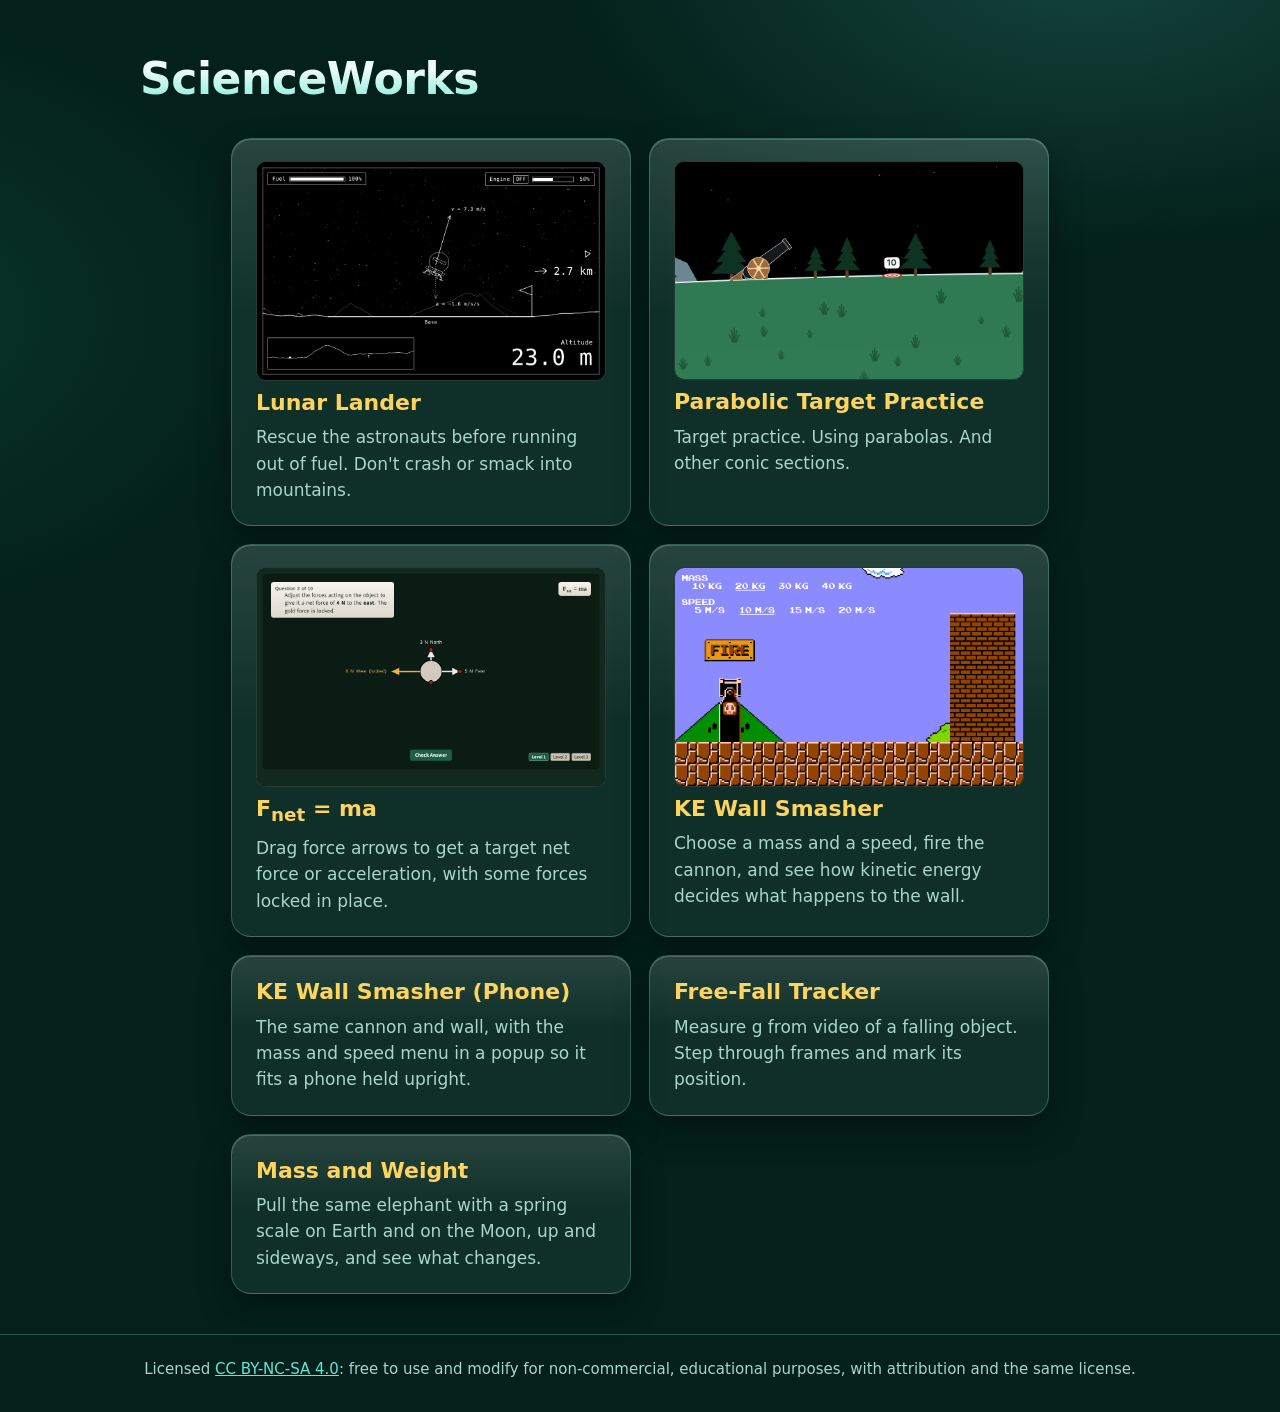
<file: index.html>
<!doctype html>
<html lang="en">
<head>
<meta charset="utf-8">
<meta name="viewport" content="width=device-width, initial-scale=1">
<title>ScienceWorks</title>
<meta name="description" content="Free interactive science simulations for physics and chemistry classrooms.">
<style>
  :root {
    --bg: #03201a;
    --glass: rgba(190, 255, 235, 0.07);
    --glass-hi: rgba(225, 255, 246, 0.17);
    --line: rgba(150, 240, 210, 0.25);
    --ink: #ecfbf6;
    --muted: #a9d6c8;
    --aqua: #5fe8d5;
    --sodium: #ffd45e;
    --font: Verdana, "Trebuchet MS", Tahoma, system-ui, sans-serif;
  }
  * { box-sizing: border-box; }
  html { background: var(--bg); }
  body {
    margin: 0;
    color: var(--ink);
    font-family: var(--font);
    font-size: 19px;
    line-height: 1.65;
    background-color: var(--bg);
    background-image:
      radial-gradient(900px 500px at 85% -5%, rgba(95, 232, 213, 0.18), transparent 60%),
      radial-gradient(700px 520px at -10% 35%, rgba(40, 180, 120, 0.15), transparent 60%);
    background-attachment: fixed;
    min-height: 100vh;
    display: flex;
    flex-direction: column;
  }
  .wrap { width: 100%; max-width: 1040px; margin: 0 auto; padding: 56px 20px 40px; flex: 1; }
  h1 {
    font-size: clamp(30px, 5vw, 44px);
    line-height: 1.05;
    margin: 0 0 36px;
    letter-spacing: -0.01em;
    background: linear-gradient(180deg, var(--ink) 30%, var(--aqua) 130%);
    -webkit-background-clip: text;
    background-clip: text;
    color: transparent;
  }
  .grid {
    display: grid;
    grid-template-columns: repeat(auto-fit, minmax(290px, 400px));
    justify-content: center;
    gap: 18px;
  }
  a.card {
    display: flex;
    flex-direction: column;
    gap: 8px;
    padding: 22px 24px;
    border-radius: 20px;
    text-decoration: none;
    color: var(--ink);
    background: linear-gradient(180deg, var(--glass-hi), var(--glass) 45%);
    border: 1px solid var(--line);
    box-shadow: inset 0 1px 0 rgba(255, 255, 255, 0.2), 0 14px 32px rgba(0, 0, 0, 0.35);
    transition: transform 0.12s, border-color 0.12s;
  }
  a.card:hover { transform: translateY(-2px); border-color: var(--aqua); }
  a.card:focus-visible { outline: 3px solid var(--aqua); outline-offset: 3px; }
  .card img { display: block; width: 100%; height: auto; border-radius: 10px; border: 1px solid var(--line); background: #000; }
  .card h2 { margin: 0; font-size: 22px; line-height: 1.25; color: var(--sodium); }
  .card p { margin: 0; font-size: 17px; color: var(--muted); line-height: 1.55; }
  footer {
    border-top: 1px solid var(--line);
    padding: 22px 20px 30px;
    text-align: center;
    font-size: 15px;
    color: var(--muted);
  }
  footer a { color: var(--aqua); }
  @media (prefers-reduced-motion: reduce) { a.card { transition: none; } }
</style>
</head>
<body>
<main class="wrap">
  <h1>ScienceWorks</h1>

  <!-- To add a sim, put this inside the grid:
    <a class="card" href="/folder-name/">
      <img src="/folder-name/preview.png" alt="">
      <h2>Title</h2>
      <p>Short description.</p>
    </a>
  -->
  <div class="grid">
    <a class="card" href="/lunar-lander/">
      <img src="/lunar-lander/preview.png" alt="Lunar Lander gameplay: a lander descending toward the base" width="1000" height="625">
      <h2>Lunar Lander</h2>
      <p>Rescue the astronauts before running out of fuel. Don't crash or smack into mountains.</p>
    </a>
    <a class="card" href="/parabolic-target-practice/">
      <img src="/parabolic-target-practice/preview.png" alt="A cannon on a small planet, aimed up toward a target" width="1000" height="624">
      <h2>Parabolic Target Practice</h2>
      <p>Target practice. Using parabolas. And other conic sections.</p>
    </a>
    <a class="card" href="/fnet-ma/">
      <img src="/fnet-ma/preview.png" alt="An object with force arrows pointing in several directions, one of them locked" width="1000" height="625">
      <h2>F<sub>net</sub> = ma</h2>
      <p>Drag force arrows to get a target net force or acceleration, with some forces locked in place.</p>
    </a>
    <a class="card" href="/ke-wall-smasher/">
      <img src="/ke-wall-smasher/preview.png" alt="A cannon on a hill facing a tall brick wall, with mass and speed choices at the top left" width="1000" height="625">
      <h2>KE Wall Smasher</h2>
      <p>Choose a mass and a speed, fire the cannon, and see how kinetic energy decides what happens to the wall.</p>
    </a>
    <a class="card" href="/ke-wall-smasher/phone/">
      <h2>KE Wall Smasher (Phone)</h2>
      <p>The same cannon and wall, with the mass and speed menu in a popup so it fits a phone held upright.</p>
    </a>
    <a class="card" href="/free-fall-tracker/">
      <h2>Free-Fall Tracker</h2>
      <p>Measure g from video of a falling object. Step through frames and mark its position.</p>
    </a>
    <a class="card" href="/mass-and-weight/">
      <h2>Mass and Weight</h2>
      <p>Pull the same elephant with a spring scale on Earth and on the Moon, up and sideways, and see what changes.</p>
    </a>
  </div>
</main>
<footer>
  Licensed <a href="https://creativecommons.org/licenses/by-nc-sa/4.0/">CC BY-NC-SA 4.0</a>: free to use and modify for non-commercial, educational purposes, with attribution and the same license.
</footer>
</body>
</html>
</file>
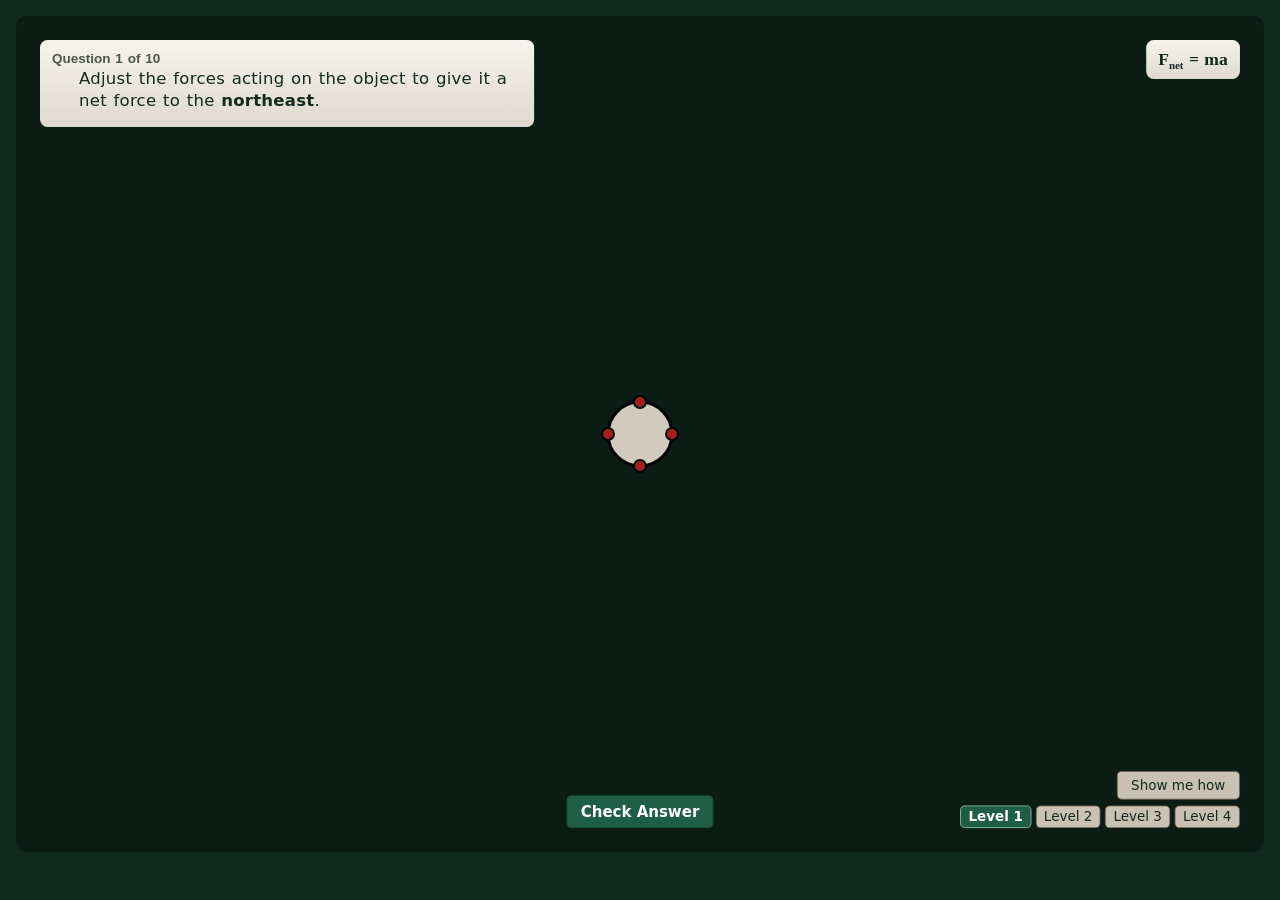
<file: fnet-ma/index.html>
<!DOCTYPE html>
<html lang="en">
<head>
<meta charset="utf-8">
<meta name="viewport" content="width=device-width, initial-scale=1">
<title>Fnet = ma</title>
<style>
/* page styles */
body { height: 100vh; overflow: hidden; }
.aero-stage { position: absolute; inset: 16px 16px var(--aero-page-bottom) 16px; }
canvas { display: block; width: 100%; height: 100%; touch-action: none; }
.float { position: absolute; }
/* everything except the moving object is drawn at 75% size (UI_K in the script must match) */
.leftcol { transform: scale(.75); transform-origin: top left; }
.titlebox { transform: scale(.75); transform-origin: top right; }
.rightcol { transform: scale(.75); transform-origin: bottom right; }
.leftcol { top: 24px; left: 24px; }   /* width set in layout(): always left of the north arrow */
.qbox { padding: 10px 16px; font-size: 22px; line-height: 1.35; min-height: 116px; }
#progress { font-weight: 600; }
#question { padding-left: 36px; }
#question { font-size: 22px; }   /* shrunk to fit three lines in layout() */
b { white-space: nowrap; }
sub { font-size: .62em; line-height: 0; }
#howBtn { min-height: 38px; font-size: 18px; }
.howbox { margin-top: 10px; padding-left: 36px; }
.howbox #hGo { margin-left: auto; }
.howbox .hrow { width: 100%; }
.howbox .hpart { margin: 14px 0; }
.howbox .hpart + .hpart { padding-top: 14px; border-top: 1px solid var(--aero-line-strong); }
.howbox .hrow button { font-size: 20px; min-height: 38px; }
.qbox .howbox p { margin: 0 0 1.35em; font-size: 22px; line-height: 1.35; }
.qbox .howbox p:last-child { margin-bottom: 0; }
.eq32 { font-size: 32px; font-weight: 600; line-height: 1.3; margin: 4px 0; white-space: nowrap; }
.tok { font-size: 32px; font-weight: 600; line-height: 1.2; min-height: 0; padding: 0 12px; margin: 0 4px 0 0;
  background: var(--aero-well); border: 2px solid var(--aero-btn-border); }
.hrow { display: flex; flex-wrap: wrap; align-items: center; gap: 8px 16px; margin: 6px 0; }
.howbox label { cursor: default; white-space: nowrap; font-size: 22px; }
.howbox input { font-size: 22px; width: 230px; }
.howbox input.num { width: 90px; }
.hmsg { min-height: 1.4em; color: var(--aero-gold); font-weight: 600; font-size: 20px; }
.qbox p { margin: 0; }
.feedback { left: 50%; top: 50%; transform: translate(-50%, -50%) scale(.75); font-weight: 700; font-size: 32px; padding: 12px 28px; pointer-events: none; white-space: nowrap; }
.feedback:empty { display: none; }
.walkbox { top: 24px; left: 24px; padding: 10px 16px; font-size: 22px; line-height: 1.35; transform: scale(.75); transform-origin: top left; }
.walkbox[hidden] { display: none; }
.walkbox p { margin: 0 0 4px; }
.walkbox .wdone { color: var(--aero-ink-muted); }
.walkbox input { font-size: 28px; width: 84px; text-align: center; margin: 0 4px; }
.walkbox input.dirtxt { width: 150px; }
.walkbox button { min-height: 38px; font-size: 22px; padding: 4px 18px; margin-right: 8px; }
.walkbox .eq32 { margin: 4px 0; }
.titlebox { top: 24px; right: 24px; padding: 8px 14px; }
.titlebox .aero-title { font-size: 1.3rem; }
.rightcol { right: 24px; bottom: 24px; display: flex; flex-direction: column; align-items: flex-end; gap: 8px; }
.btnrow { display: flex; gap: 10px; }
.centerbtn { left: 50%; bottom: 24px; transform: translateX(-50%) scale(.75); transform-origin: bottom center; }
.centerbtn button { min-height: 44px; font-size: 20px; padding: 6px 18px; border-color: #9FD3BA; }
.btnrow button { min-height: 44px; font-size: 20px; padding: 6px 18px; }
.rightcol .primary { border-color: #9FD3BA; }
.levelrow { display: flex; gap: 6px; }
.levelrow button[aria-pressed="true"] { border-color: #9FD3BA; }
.levelrow button { min-height: 30px; padding: 1px 10px; }
.tag { font-family: Helvetica, Arial, sans-serif; font-size: 18px; color: var(--aero-ink-muted); letter-spacing: 0; }
</style>
<script type="application/json" id="classlive-events">
{
  "events": {
    "level1Done": "finished all 10 questions on Level 1",
    "level2Done": "finished all 5 questions on Level 2",
    "level3Done": "finished all 5 questions on Level 3",
    "level4Done": "finished all 5 questions on Level 4"
  }
}
</script>
<style>
/* =====================================================================
   AeroLab theme v7 (inlined from aerolab-v7.css)
   ===================================================================== */
:root {
  --aero-stage: #0B1C15; --aero-page: #12291F; --aero-surface: #EDE9E0;
  --aero-panel-fill: linear-gradient(180deg, #F7F4EE 0%, #DFD9CD 100%);
  --aero-well: #F8F6F1; --aero-raised: #C9C1B1; --aero-raised-hover: #BEB6A5; --aero-raised-active: #B3AA98;
  --aero-ink: #12291F; --aero-ink-muted: #4A564F; --aero-ink-on-dark: #E8EEEA; --aero-muted-on-dark: #AFC2B8; --aero-link-on-dark: #9FD3BA;
  --aero-line: #D6CFC2; --aero-line-strong: #BEB6A7; --aero-btn-border: #645C4D;
  --aero-emerald: #1E5E46; --aero-emerald-hover: #257052; --aero-emerald-active: #12432F; --aero-jade: #1E5E46;
  --aero-select: rgba(30, 94, 70, .13); --aero-gold: #8A5A00; --aero-gold-soft: #F3E2B3;
  --aero-disabled: #E3DFD7; --aero-disabled-ink: #545D57;
  --aero-font-body: "Source Sans 3", system-ui, "Segoe UI", Arial, sans-serif;
  --aero-font-head: "Zilla Slab", Georgia, "Times New Roman", serif;
  --aero-font-code: ui-monospace, "SFMono-Regular", "Cascadia Mono", Consolas, monospace;
  --aero-radius: 10px; --aero-radius-sm: 6px; --aero-control-h: 32px; --aero-page-bottom: 48px;
  --aero-focus: 0 0 0 2px #FFFFFF, 0 0 0 4px #12291F;
  color-scheme: light;
}
*, *::before, *::after { box-sizing: border-box; }
html { font-size: 18px; }
body { margin: 0; color: var(--aero-ink-on-dark); background: var(--aero-page); padding-bottom: var(--aero-page-bottom);
  font-family: var(--aero-font-body); font-size: 18px; line-height: 1.5; letter-spacing: .02em; word-spacing: .08em;
  font-variant-numeric: lining-nums; -webkit-font-smoothing: antialiased; }
h1, h2, h3 { font-family: var(--aero-font-head); font-weight: 600; line-height: 1.2; letter-spacing: 0; text-transform: none; margin: 0 0 .35em; }
h1 { font-size: 1.5rem; } h2 { font-size: 1.2rem; } h3 { font-size: 1rem; }
p { margin: 0 0 .6em; }
em, i { font-style: normal; font-weight: 600; }
.aero-title { font-family: var(--aero-font-head); font-weight: 700; font-size: 1.6rem; line-height: 1.15; letter-spacing: 0; margin: 0; }
.aero-muted { color: var(--aero-muted-on-dark); }
:where(.aero-panel, .aero-bar, dialog) .aero-muted { color: var(--aero-ink-muted); }
.aero-panel, dialog { background: var(--aero-surface); background-image: var(--aero-panel-fill); color: var(--aero-ink); border: 0; border-radius: var(--aero-radius); padding: 12px 16px; }
.aero-stage { background: var(--aero-stage); border-radius: var(--aero-radius); overflow: hidden; }
button, .aero-btn { font: inherit; font-weight: 500; line-height: 1.2; min-height: var(--aero-control-h); padding: 3px 12px;
  border: 1px solid var(--aero-btn-border); border-radius: var(--aero-radius-sm); color: var(--aero-ink); background: var(--aero-raised); cursor: pointer; transition: background-color 100ms ease; }
button:hover:not(:disabled) { background: var(--aero-raised-hover); }
button:active:not(:disabled) { background: var(--aero-raised-active); }
.aero-btn-primary, button.primary, button[aria-pressed="true"] { color: #FFFFFF; font-weight: 700; background: var(--aero-emerald); border-color: var(--aero-emerald-active); }
.aero-btn-primary:hover:not(:disabled), button.primary:hover:not(:disabled), button[aria-pressed="true"]:hover:not(:disabled) { background: var(--aero-emerald-hover); }
button:disabled { cursor: not-allowed; color: var(--aero-disabled-ink); background: var(--aero-disabled); border-color: var(--aero-line); font-weight: 400; }
button:focus-visible { outline: none; box-shadow: var(--aero-focus) !important; }
@media (prefers-reduced-motion: reduce) { * { transition: none !important; animation: none !important; } }
</style>
</head>
<body>
<div class="aero-stage">
  <canvas id="cv"></canvas>
  <div class="float leftcol">
    <div class="aero-panel qbox">
      <div class="tag" id="progress"></div>
      <p id="question"></p>
      <div class="howbox" id="howbox" hidden></div>
    </div>
  </div>
  <div class="aero-panel float walkbox" id="walk" hidden></div>
  <div class="aero-panel float feedback" id="feedback"></div>
  <div class="float centerbtn"><button id="checkBtn" class="primary">Check Answer</button></div>
  <div class="aero-panel float titlebox"><span class="aero-title">F<sub>net</sub> = ma</span></div>
  <div class="float rightcol">
    <div class="btnrow">
      <button id="howBtn" hidden>Show me how</button>
    </div>
    <div class="levelrow">
      <button data-level="1" aria-pressed="true">Level 1</button>
      <button data-level="2">Level 2</button>
      <button data-level="3">Level 3</button>
      <button data-level="4">Level 4</button>
    </div>
  </div>
</div>

<script>
const MAXF = 20;                      // forces go in 1 N steps, 0 to 20 N
const DIRS = { N:[0,-1], S:[0,1], E:[1,0], W:[-1,0] };
const NAMES = { N:"North", S:"South", E:"East", W:"West" };
const OPP = { N:'S', S:'N', E:'W', W:'E' };
const LOCKED_COLOR = '#E8B04B';

let level = 1, l1Index = 0, q = null, drag = null;
let forces = {N:0,S:0,E:0,W:0}, locked = {};

const cv = document.getElementById('cv'), ctx = cv.getContext('2d');
let W = 0, H = 0, cx = 0, cy = 0, scale = 8, dpr = 1;

function rand(arr){ return arr[Math.floor(Math.random()*arr.length)]; }
function sign(d){ return (d==='E'||d==='N') ? 1 : -1; }
function axisOf(d){ return (d==='E'||d==='W') ? 'x' : 'y'; }

/* ---------------- Level 1: net force questions (10 in order) ----------------
   1-2   net force in a diagonal direction, any size
   3     one locked force, opposite the target (overpower it)
   4     one locked force in the target direction, bigger than the target (cut it back)
   5     one locked force sideways to the target (cancel it exactly)
   6-7   two locked forces: one sideways, one along the target axis
   8-10  a given net force in two directions, one locked force on each axis
   Every lock is chosen so the question can always be solved.            */
const L1_COUNT = 10;
const B = t => `<b>${t}</b>`;
const LEAD = 'Adjust the forces acting on the object to give it ';

function lockAlong(d, s, type){
  if (type === 'opp') return { key: OPP[d], value: rand([2,4,6,8]) };
  return { key: d, value: s + rand([2,4,6]) };
}
function lockSideways(d){
  const keys = axisOf(d)==='x' ? ['N','S'] : ['E','W'];
  return { key: rand(keys), value: rand([2,4,6,8]) };
}
function applyLocks(list){
  for (const L of list){ locked[L.key] = L.value; forces[L.key] = L.value; }
}
function lockNote(){ return Object.keys(locked).length === 1 ? ' The gold force is locked.' : ' The gold forces are locked.'; }

function makeLevel1(i){
  forces = {N:0,S:0,E:0,W:0}; locked = {};
  if (i < 2){
    const ns = rand(['N','S']), ew = rand(['E','W']);
    q = { kind:'dir', dirs:[ns, ew] };
    return `${LEAD}a net force to the ${B((NAMES[ns]+NAMES[ew]).toLowerCase())}.`;
  }
  if (i < 7){
    const d = rand(['N','S','E','W']), size = rand([2,4,6,8]);
    q = { kind:'value', fx:0, fy:0 };
    if (axisOf(d)==='x') q.fx = sign(d)*size; else q.fy = sign(d)*size;
    if (i === 2) applyLocks([lockAlong(d, size, 'opp')]);
    else if (i === 3) applyLocks([lockAlong(d, size, 'same')]);
    else if (i === 4) applyLocks([lockSideways(d)]);
    else applyLocks([lockSideways(d), lockAlong(d, size, i === 5 ? 'opp' : 'same')]);
    return `${LEAD}a net force of ${B(size+' N')} to the ${B(NAMES[d].toLowerCase())}.` + lockNote();
  }
  const ns = rand(['N','S']), ew = rand(['E','W']);
  const sx = rand([2,4,6,8]), sy = rand([2,4,6,8]);
  q = { kind:'value', fx: sign(ew)*sx, fy: sign(ns)*sy };
  const types = [['opp','opp'],['opp','same'],['same','same']][i-7];
  applyLocks([lockAlong(ew, sx, types[0]), lockAlong(ns, sy, types[1])]);
  return `${LEAD}a net force of ${B(sx+' N')} to the ${B(NAMES[ew].toLowerCase())} and ${B(sy+' N')} to the ${B(NAMES[ns].toLowerCase())}.` + lockNote();
}

/* ---------------- Levels 2 and 3: mass and acceleration (5 questions each) ----------------
   Level 2 (one direction)
     1  small whole numbers, no locks         (m 2-3, a 1-2)
     2  a bit larger, no locks                (m 2-4, a 2-3)
     3  decimal acceleration, no locks        (m 2 or 4, a 1.5 or 2.5)
     4  one locked force opposite the target
     5  one locked force sideways to the target
   Level 3 (two directions)
     1  small numbers, no locks               (m 1-2, a 1-3)
     2  a bit larger, no locks                (m 2-3, a 1-3)
     3  one locked force, opposite, on one axis
     4  one locked force on each axis, both opposite
     5  one locked force on each axis, one opposite and one the same way
   Every net force stays at 12 N or less, and every question can be solved.       */
const MASS_COUNT = 5;

function accelText(){
  const parts = [];
  if (q.ax) parts.push(`${B(Math.abs(q.ax).toFixed(1)+' m/s/s')} to the ${B(q.ax>0?'east':'west')}`);
  if (q.ay) parts.push(`${B(Math.abs(q.ay).toFixed(1)+' m/s/s')} to the ${B(q.ay>0?'north':'south')}`);
  if (q.need4)
    return `Add ${B('two east-west')} and ${B('two north-south')} forces to the Force Diagram in order for the ${B(q.m.toFixed(1)+'-kg')} object to have an acceleration of ${parts.join(' and ')}.`;
  return `Adjust the forces acting on the ${B(q.m.toFixed(1)+'-kg')} object to give it an acceleration of ${parts.join(' and ')}.`
    + (Object.keys(locked).length ? lockNote() : '');
}
function pick(ms, as, maxF){
  let m, a;
  do { m = rand(ms); a = rand(as); } while (!Number.isInteger(m*a) || m*a > maxF);
  return [m, a];
}

function makeLevel2(i){
  forces = {N:0,S:0,E:0,W:0}; locked = {};
  const d = rand(['N','S','E','W']);
  let m, a;
  if (i === 0) [m, a] = pick([2,3], [1,2], 6);
  else if (i === 1) [m, a] = pick([2,3,4], [2,3], 12);
  else if (i === 2) [m, a] = pick([2,4], [1.5,2.5], 10);
  else [m, a] = pick([2,3,4], [1,2], 8);
  q = { kind:'accel', m, ax: d==='E'?a:d==='W'?-a:0, ay: d==='N'?a:d==='S'?-a:0 };
  const F = m*a;
  if (i === 3) applyLocks([lockAlong(d, F, 'opp')]);
  if (i === 4) applyLocks([lockSideways(d)]);
  return accelText();
}

function makeLevel3(i){
  forces = {N:0,S:0,E:0,W:0}; locked = {};
  const ns = rand(['N','S']), ew = rand(['E','W']);
  let m, ax, ay;
  const ms = i === 0 ? [1,2] : [2,3], as = i === 0 ? [1,2,3] : [1,2,3];
  do { m = rand(ms); ax = rand(as); ay = rand(as); } while (ax === ay || m*ax > 9 || m*ay > 9);
  q = { kind:'accel', m, ax: sign(ew)*ax, ay: sign(ns)*ay };
  const Fx = m*ax, Fy = m*ay;
  if (i === 2){ rand([0,1]) ? applyLocks([lockAlong(ew, Fx, 'opp')]) : applyLocks([lockAlong(ns, Fy, 'opp')]); }
  if (i === 3) applyLocks([lockAlong(ew, Fx, 'opp'), lockAlong(ns, Fy, 'opp')]);
  if (i === 4){
    const flip = rand([0,1]);
    applyLocks([lockAlong(ew, Fx, flip ? 'same' : 'opp'), lockAlong(ns, Fy, flip ? 'opp' : 'same')]);
  }
  return accelText();
}

/* ---------------- Level 4: four forces, no locks (5 questions) ----------------
   Every question needs a force on all four sides (two east-west and two north-south),
   so the opposing forces have to be pulled out together and their difference found.
     1-3  acceleration in one direction (m 2-4, a 1-4, net force 12 N or less)
     4-5  acceleration in two directions (m 2-3, a 1-3 on each axis, unequal)       */
function makeLevel4(i){
  forces = {N:0,S:0,E:0,W:0}; locked = {};
  let m, ax = 0, ay = 0;
  if (i < 3){
    const d = rand(['N','S','E','W']); let a;
    [m, a] = pick([2,3,4], [1,2,3,4], 12);
    ax = d==='E'?a:d==='W'?-a:0; ay = d==='N'?a:d==='S'?-a:0;
  } else {
    const ns = rand(['N','S']), ew = rand(['E','W']); let x, y;
    do { m = rand([2,3]); x = rand([1,2,3]); y = rand([1,2,3]); } while (x === y);
    ax = sign(ew)*x; ay = sign(ns)*y;
  }
  q = { kind:'accel', m, ax, ay, need4:true };
  return accelText();
}

let seen = new Set(), solved = false, levelDone = false;

// tell Class Live (when the sim is inside a lesson page) that a level is finished
function report(name){ try { if (window.parent !== window) window.parent.postMessage({ classliveEvent: name }, '*'); } catch (_) {} }

function freshText(gen){
  let text;
  for (let t = 0; t < 80; t++){
    text = gen();
    const key = text.replace(/<[^>]+>/g, '');
    if (!seen.has(key)){ seen.add(key); return text; }
  }
  return text;   // ran out of new questions: allow a repeat
}

function makeQuestion(){
  stopAnim();
  walk = null; wrongCount = 0; walkEl.hidden = true; qcol.style.visibility = '';
  solved = false; levelDone = false;
  resetHow();
  document.getElementById('checkBtn').textContent = 'Check Answer';
  let text;
  if (level === 1){
    text = freshText(() => makeLevel1(l1Index));
  } else {
    text = freshText(() => (level === 2 ? makeLevel2 : level === 3 ? makeLevel3 : makeLevel4)(l1Index));
  }
  document.getElementById('progress').textContent = `Question ${l1Index+1} of ${levelCount()}`;
  document.getElementById('question').innerHTML = text;
  setFeedback('');
  draw();
}

function levelCount(){ return level === 1 ? L1_COUNT : MASS_COUNT; }

function nextQuestion(){
  l1Index = (l1Index + 1) % levelCount();
  if (l1Index === 0) seen = new Set();
  makeQuestion();
}

function setFeedback(t, ok){
  const f = document.getElementById('feedback');
  f.textContent = t;
  f.style.color = ok === undefined ? '' : ok ? 'var(--aero-emerald)' : 'var(--aero-gold)';
  wrongShown = (ok === false);
}
function setLevel(n){
  level = n;
  document.querySelectorAll('.levelrow button').forEach(x => x.setAttribute('aria-pressed', +x.dataset.level === n));
  l1Index = 0;
  seen = new Set();
  makeQuestion();
}

function check(){
  if (walk){ walkCheck(); return; }
  if (solved){
    if (levelDone && level < 4) setLevel(level + 1);   // finished a level: go on to the next one
    else nextQuestion();
    return;
  }
  const fx = forces.E - forces.W, fy = forces.N - forces.S;
  let ok;
  if (q.kind === 'dir'){
    const want = { x:0, y:0 };
    for (const d of q.dirs) want[axisOf(d)] = sign(d);
    ok = Math.sign(fx) === want.x && Math.sign(fy) === want.y;
  } else if (q.kind === 'value'){
    ok = fx === q.fx && fy === q.fy;
  } else {
    ok = fx === q.m*q.ax && fy === q.m*q.ay;
  }
  if (!ok && level === 1 && q.kind === 'value' && Object.keys(locked).length){
    wrongCount++;
    if (wrongCount >= 2){ setFeedback(''); startWalk(); return; }   // second wrong Check: walk through the math
  }
  if (ok && q.need4 && !(forces.N > 0 && forces.S > 0 && forces.E > 0 && forces.W > 0)){
    setFeedback('The net force is right, but use two east-west and two north-south forces.', false);
    return;
  }
  levelDone = ok && l1Index === levelCount() - 1;
  setFeedback(!ok ? 'Not quite. Try again.' : levelDone ? `Correct. You finished Level ${level}.` : 'Correct.', ok);
  if (ok){
    solved = true;
    startAnim(fx, fy);
    if (levelDone) report(`level${level}Done`);
    document.getElementById('checkBtn').textContent = !levelDone ? 'Next Question' : level < 4 ? `Go to Level ${level + 1}` : 'Start Level 4 Again';
  }
}

function resize(){
  const r = cv.getBoundingClientRect();
  dpr = window.devicePixelRatio || 1;
  W = r.width; H = r.height;
  cv.width = W*dpr; cv.height = H*dpr;
  ctx.setTransform(dpr,0,0,dpr,0,0);
  layout();
  draw();
}

// Keep the question box clear of every place an arrow can be pulled:
// the box stays left of the north arrow, and the object sits low enough that the west arrow passes under the box.
const qcol = document.querySelector('.leftcol'), qtext = document.getElementById('question');
function layout(){
  cx = W/2;
  qcol.style.width = Math.max(260, Math.min(600, cx - 130)) / UI_K + 'px';
  for (let fs = 22; fs >= 16; fs--){            // largest size (22 to 16 px) that fits in three lines
    qtext.style.fontSize = fs + 'px';
    if (qtext.scrollHeight <= fs * 1.35 * 3 + 2) break;
  }
  const titleW = document.querySelector('.titlebox').offsetWidth * UI_K;
  walkEl.style.width = Math.max(300, W - 48 - titleW - 16) / UI_K + 'px';   // across the top, left of the title
  const bottom = Math.max(qcol.offsetTop + qcol.offsetHeight * UI_K,
                          walkEl.hidden ? 0 : walkEl.offsetTop + walkEl.offsetHeight * UI_K);
  cy = Math.max(H/2, bottom + 24);
  const room = Math.min(cy - RO - 44, H - cy - RO - 44, cx - RO - 210);   // up, down, and sideways with the label
  scale = Math.max(3, room / MAXF);
}
const walkEl = document.getElementById('walk');
const ro = new ResizeObserver(() => { layout(); draw(); }); ro.observe(qcol); ro.observe(walkEl);

const UI_K = 0.75;                   // everything but the object is 25% smaller
const RO = 32, HEAD = 30*UI_K, DOT = 8*UI_K;   // object radius, arrowhead length, drag-dot radius

function dotPos(k){ const [dx,dy] = DIRS[k], L = RO + forces[k]*scale; return [cx+dx*L, cy+dy*L]; }

/* ---------------- animation after a correct answer ----------------
   The object (with its arrows) speeds up from rest along the net force and runs off the field.
   A bigger net force means a bigger acceleration. Mass is not used here. */
let ox = 0, oy = 0, animId = 0;
const SLOW = 0.5;                  // the motion plays at half speed
function stopAnim(){ if (animId) cancelAnimationFrame(animId); animId = 0; ox = 0; oy = 0; }
function startAnim(fx, fy){
  stopAnim();
  const mag = Math.hypot(fx, fy); if (!mag) return;
  const ux = fx/mag, uy = -fy/mag;               // screen y points down, north is up
  const acc = 60 + 25*mag;                        // pixels per second per second
  const t0 = performance.now();
  (function step(now){
    const real = (now - t0)/1000, t = real*SLOW, d = 0.5*acc*t*t;
    ox = ux*d; oy = uy*d;
    draw();
    const gone = cx+ox < -250 || cx+ox > W+250 || cy+oy < -250 || cy+oy > H+250;
    animId = (gone || real > 14) ? 0 : requestAnimationFrame(step);
  })(t0);
}

function draw(){
  ctx.clearRect(0,0,W,H);
  ctx.save(); ctx.translate(ox, oy);
  drawScene();
  ctx.restore();
  if (walk) walkLive();
  howLive();
}

function drawScene(){
  // object
  ctx.beginPath(); ctx.arc(cx,cy,RO,0,Math.PI*2);
  ctx.fillStyle = '#D2CBBD'; ctx.fill();
  ctx.lineWidth = 3; ctx.strokeStyle = '#000000'; ctx.stroke();
  if (q && q.m){
    ctx.fillStyle = '#12291F'; ctx.font = '18px Helvetica, Arial, sans-serif';
    ctx.textAlign='center'; ctx.textBaseline='middle';
    ctx.fillText(q.m.toFixed(1), cx, cy - 9);   // two lines so it fits inside the object
    ctx.fillText('kg', cx, cy + 10);
  }
  for (const k of ['N','S','E','W']){
    const [dx,dy] = DIRS[k], [px,py] = dotPos(k), f = forces[k];
    const isLocked = k in locked;
    const col = isLocked ? LOCKED_COLOR : '#E8EEEA';
    if (f > 0){
      // arrow runs from the object's edge to the dot; the dot sits on the arrow's point
      const hl = Math.min(HEAD, Math.max(8, f*scale)), hw = Math.min(14*UI_K, hl*0.6);
      const bx = px-dx*hl, by = py-dy*hl;                    // base of the head
      ctx.strokeStyle = col; ctx.fillStyle = col; ctx.lineWidth = 5*UI_K;
      if (f*scale > hl){ ctx.beginPath(); ctx.moveTo(cx+dx*RO, cy+dy*RO); ctx.lineTo(bx, by); ctx.stroke(); }
      ctx.beginPath(); ctx.moveTo(px,py);
      ctx.lineTo(bx-dy*hw, by+dx*hw); ctx.lineTo(bx+dy*hw, by-dx*hw); ctx.closePath(); ctx.fill();
      ctx.font = (18*UI_K)+'px Helvetica, Arial, sans-serif';
      const txt = `${f} N ${NAMES[k]}${isLocked ? ' (locked)' : ''}`, gap = DOT+8;
      if (k==='N'){ ctx.textAlign='center'; ctx.textBaseline='bottom'; ctx.fillText(txt, px, py-gap); }
      if (k==='S'){ ctx.textAlign='center'; ctx.textBaseline='top'; ctx.fillText(txt, px, py+gap); }
      if (k==='E'){ ctx.textAlign='left'; ctx.textBaseline='middle'; ctx.fillText(txt, px+gap, py); }
      if (k==='W'){ ctx.textAlign='right'; ctx.textBaseline='middle'; ctx.fillText(txt, px-gap, py); }
    }
    if (!isLocked){
      ctx.beginPath(); ctx.arc(px, py, drag===k ? DOT+2 : DOT, 0, Math.PI*2);
      ctx.fillStyle = '#A31F1F'; ctx.fill();
      ctx.lineWidth = 2.5*UI_K; ctx.strokeStyle = '#000000'; ctx.stroke();
    }
  }
}


/* ---------------- walkthrough after the second wrong Check (Level 1, locked forces) ----------------
   Per wrong axis: add the forces with signs, pick the direction, write the net force (each with a reveal),
   then ask what force is needed for the target; if that fails, drag the force and do the math. */
let walk = null, wrongCount = 0;
const AX = {
  x:{ pos:'E', neg:'W', posN:'east',  negN:'west'  },
  y:{ pos:'N', neg:'S', posN:'north', negN:'south' }
};
const sg = n => n > 0 ? '+' + n : n < 0 ? '−' + (-n) : '0';
function parseNum(v){
  v = String(v).replace(/[−–—]/g,'-').replace(/\s+/g,'');
  return /^[+-]?\d+(\.\d+)?$/.test(v) ? Number(v) : NaN;
}
const dirOf = (ax, n) => n > 0 ? AX[ax].posN : AX[ax].negN;
const netDesc = (ax, T) => T === 0 ? '0 N' : `${Math.abs(T)} N to the ${dirOf(ax, T)}`;
const axisNet = ax => forces[AX[ax].pos] - forces[AX[ax].neg];
const wkMsg = t => { const m = document.getElementById('wkMsg'); if (m) m.textContent = t; };
function wkBtn(t){ document.getElementById('checkBtn').textContent = t; }

function startWalk(){
  const tasks = [];
  for (const ax of ['x','y']){
    const T = ax === 'x' ? q.fx : q.fy;
    if (axisNet(ax) !== T) tasks.push({ ax, T });
  }
  walk = { tasks, ti:-1, steps:[], si:0, done:[], tries:0, revealed:false, endAfter:false, dragOK:false };
  qcol.style.visibility = 'hidden';
  walkEl.hidden = false;
  nextTask();
}

function nextTask(){
  walk.ti++;
  if (walk.ti >= walk.tasks.length){ endWalk(); return; }
  const { ax, T } = walk.tasks[walk.ti], a = AX[ax];
  const P = forces[a.pos], Nn = forces[a.neg], net = P - Nn;
  const steps = [];
  steps.push({ type:'sum', terms:[P, -Nn, net], blank:[1,1,1], tries:2, fail:'reveal',
    intro:`Treat the force pointing ${a.negN} as negative and the force pointing ${a.posN} as positive.`,
    ask:`Add the ${a.posN} and ${a.negN} forces:` });
  if (net !== 0){
    steps.push({ type:'dir', ax, value:net, what:'net force' });
    steps.push({ type:'write', ax, value:net, what:'net force' });
  }
  const kL = a.pos in locked ? a.pos : a.neg in locked ? a.neg : null;
  if (kL){
    const Ls = kL === a.pos ? locked[kL] : -locked[kL];
    const sF = T - Ls, kF = kL === a.pos ? a.neg : a.pos;
    steps.push({ type:'sum', terms:[Ls, sF, T], blank:[0,1,0], tries:2, fail:'drag', ax, kF, T, sF,
      intro:`What force would you need to add to give the object a net force of ${netDesc(ax, T)}?`,
      ask:'Fill in the missing force:' });
    if (sF !== 0){
      steps.push({ type:'dir', ax, value:sF, what:'force' });
      steps.push({ type:'write', ax, value:sF, what:'force' });
    }
  }
  walk.steps = steps; walk.si = 0; walk.done = [];
  renderWalk();
}

function renderWalk(){
  const s = walk.steps[walk.si], a = AX[s.ax || 'x'];
  walk.tries = s.tries || 1; walk.revealed = false; walk.dragOK = (s.type === 'drag'); s.choice = null;
  let h = '';
  for (const l of walk.done.slice(-2)) h += `<p class="wdone">${l}</p>`;
  if (s.intro) h += `<p>${s.intro}</p>`;
  if (s.type === 'sum'){
    const t = i => s.blank[i] ? `<input id="wk${i}" autocomplete="off">` : sg(s.terms[i]);
    h += `<p>${s.ask}</p><div class="eq32">${t(0)} + ${t(1)} = ${t(2)}</div>`;
  } else if (s.type === 'dir'){
    const A = AX[s.ax];
    h += `<p>A ${s.what} of ${sg(s.value)} N points:</p><div><button data-d="pos">${A.posN[0].toUpperCase()+A.posN.slice(1)}</button>` +
         `<button data-d="neg">${A.negN[0].toUpperCase()+A.negN.slice(1)}</button></div>`;
  } else if (s.type === 'write'){
    h += `<div class="eq32">Write the ${s.what}: <input id="wkn" autocomplete="off"> N <input class="dirtxt" id="wkd" autocomplete="off"></div>`;
  } else if (s.type === 'drag'){
    h += `<p>Drag the ${NAMES[s.kF].toLowerCase()} force until the net force is ${netDesc(s.ax, s.T)}.</p><div class="eq32" id="wkLive"></div>`;
  }
  h += '<div class="hmsg" id="wkMsg"></div>';
  walkEl.innerHTML = h;
  wkBtn('Check Answer');
  const first = walkEl.querySelector('input'); if (first) first.focus();
  layout(); draw();
}

walkEl.addEventListener('click', e => {
  const b = e.target.closest('button[data-d]'); if (!b || !walk || walk.revealed) return;
  walk.steps[walk.si].choice = b.dataset.d;
  walkEl.querySelectorAll('button[data-d]').forEach(x => x.setAttribute('aria-pressed', x === b));
});
walkEl.addEventListener('keydown', e => { if (e.key === 'Enter' && walk) check(); });

function walkLive(){
  const el = document.getElementById('wkLive'), s = walk && walk.steps[walk.si];
  if (!el || !s || !s.ax) return;
  const n = axisNet(s.ax);
  el.textContent = `Net force: ${sg(n)} N` + (n ? ` (${dirOf(s.ax, n)})` : '');
}

function finishStep(){
  const s = walk.steps[walk.si];
  if (s.type === 'sum') walk.done.push(`${sg(s.terms[0])} + ${sg(s.terms[1])} = ${sg(s.terms[2])}`);
  if (s.type === 'dir') walk.done.push(`${sg(s.value)} N points ${dirOf(s.ax, s.value)}.`);
  if (s.type === 'write') walk.done.push(`The ${s.what} is ${Math.abs(s.value)} N ${dirOf(s.ax, s.value)}.`);
  if (walk.endAfter){ endWalk(); nextQuestion(); return; }
  walk.si++;
  if (walk.si >= walk.steps.length) nextTask(); else renderWalk();
}

function reveal(s, text){
  walk.revealed = true;
  if (s.type === 'sum') s.blank.forEach((b,i) => { if (b){ const f = document.getElementById('wk'+i); f.value = sg(s.terms[i]); f.readOnly = true; } });
  if (s.type === 'write'){
    const n = document.getElementById('wkn'), d = document.getElementById('wkd');
    n.value = Math.abs(s.value); d.value = dirOf(s.ax, s.value); n.readOnly = d.readOnly = true;
  }
  if (s.type === 'dir'){
    walkEl.querySelectorAll('button[data-d]').forEach(x => x.setAttribute('aria-pressed', x.dataset.d === (s.value > 0 ? 'pos' : 'neg')));
  }
  wkMsg(text + ' Press Continue.');
  wkBtn('Continue');
}

function walkCheck(){
  const s = walk.steps[walk.si];
  if (walk.revealed){ finishStep(); return; }
  if (s.type === 'sum'){
    const ok = s.blank.every((b,i) => !b || parseNum(document.getElementById('wk'+i).value) === s.terms[i]);
    if (ok){ finishStep(); return; }
    if (--walk.tries > 0){ wkMsg('Not quite. Check the signs and try again.'); return; }
    if (s.fail === 'drag'){
      walk.steps.splice(walk.si + 1);
      walk.steps.push({ type:'drag', ax:s.ax, kF:s.kF, T:s.T, need:Math.abs(s.sF), tries:2 });
      walk.si++; renderWalk(); return;
    }
    if (s.fail === 'end') walk.endAfter = true;
    reveal(s, 'Here is the answer.'); return;
  }
  if (s.type === 'dir'){
    if (!s.choice){ wkMsg('Pick a direction.'); return; }
    if (s.choice === (s.value > 0 ? 'pos' : 'neg')){ finishStep(); return; }
    reveal(s, `A ${sg(s.value)} N ${s.what} points ${dirOf(s.ax, s.value)}.`); return;
  }
  if (s.type === 'write'){
    const n = parseNum(document.getElementById('wkn').value), d = document.getElementById('wkd').value.trim().toLowerCase();
    const want = dirOf(s.ax, s.value);
    if (n === Math.abs(s.value) && (d === want || d === want[0])){ finishStep(); return; }
    reveal(s, `The ${s.what} is ${Math.abs(s.value)} N ${want}.`); return;
  }
  if (s.type === 'drag'){
    if (axisNet(s.ax) === s.T){
      walk.dragOK = false;
      const a = AX[s.ax], P = forces[a.pos], Nn = forces[a.neg];
      walk.done.push(`Net force: ${sg(P - Nn)} N`);
      walk.steps.push({ type:'sum', terms:[P, -Nn, P - Nn], blank:[1,1,1], tries:2, fail:'end',
        intro:'Now go through the math.', ask:'Add the two forces:', ax:s.ax });
      walk.si++; renderWalk(); return;
    }
    if (--walk.tries > 0){ wkMsg('Not quite. Keep adjusting.'); return; }
    forces[s.kF] = s.need; walk.dragOK = false; walk.endAfter = true; draw();
    reveal(s, `The ${NAMES[s.kF].toLowerCase()} force needs to be ${s.need} N.`);
  }
}

function endWalk(){
  walk = null; wrongCount = 0;
  walkEl.hidden = true; qcol.style.visibility = '';
  wkBtn('Check Answer');
  setFeedback(''); layout(); draw();
}

/* ---------------- dragging the dots ---------------- */
function cpos(e){ const r = cv.getBoundingClientRect(); return [e.clientX-r.left, e.clientY-r.top]; }
function hitDot(x, y){
  let best = null, bd = 30;
  for (const k in DIRS){
    if (k in locked) continue;
    const [px,py] = dotPos(k), d = Math.hypot(x-px, y-py);
    if (d < bd){ bd = d; best = k; }
  }
  return best;
}
cv.addEventListener('pointerdown', e => {
  if (solved || (walk && !walk.dragOK)) return;
  const [x,y] = cpos(e), k = hitDot(x,y);
  if (!k) return;
  drag = k;
  try { cv.setPointerCapture(e.pointerId); } catch (_) {}
  cv.style.cursor = 'grabbing';
  draw();
});
cv.addEventListener('pointermove', e => {
  const [x,y] = cpos(e);
  if (drag){
    const [dx,dy] = DIRS[drag];
    const along = (x-cx)*dx + (y-cy)*dy - RO;
    const f = Math.max(0, Math.min(MAXF, Math.round(along/scale)));
    if (f !== forces[drag]){ forces[drag] = f; setFeedback(''); }
    draw();
  } else {
    cv.style.cursor = (!solved && !(walk && !walk.dragOK) && hitDot(x,y)) ? 'grab' : 'default';
  }
});
function endDrag(){ drag = null; cv.style.cursor = 'default'; draw(); }
cv.addEventListener('pointerup', endDrag);
cv.addEventListener('pointercancel', endDrag);

/* ---------------- Level 2 "Show me how" ---------------- */
const FN = 'F<sub>net</sub>';
const howBox = document.getElementById('howbox'), howBtn = document.getElementById('howBtn');
let how = null;

function isEquation(t){
  const n = t.toLowerCase().replace(/[\s·⋅×*._()σ∑x]/g, '').replace(/net/g, '');
  return ['f=ma', 'f=am', 'ma=f', 'am=f'].includes(n);
}
function numIs(str, target){
  const v = parseFloat(String(str).replace(',', '.'));
  return isFinite(v) && Math.abs(v - target) < 0.05;
}
function howVals(){
  const cur = howAxes()[how.ai || 0];
  return { m:q.m, a:cur.a, F:q.m*cur.a, dir:cur.dir };
}
function resetHow(){
  how = null; howBox.hidden = true; howBox.innerHTML = '';
  howBtn.hidden = false; howBtn.textContent = 'Show me how';
}
howBtn.onclick = () => {
  if (walk || solved) return;
  if (!howBox.hidden){ resetHow(); return; }
  if (level === 1 && q.kind === 'value'){
    // Level 1 questions with locked forces: run the step-by-step walkthrough from a clean start
    for (const k of ['N','S','E','W']) if (!(k in locked)) forces[k] = 0;
    setFeedback(''); startWalk(); return;
  }
  how = (level === 1) ? { mode:'dir', i:0, msg:'' } : { step:'eq1', msg:'', ai:0, res:[] };
  howBox.hidden = false; howBtn.textContent = 'Hide help';
  // Level 4: if the arrows already give the right net force, skip the F = ma steps
  if (level === 4 && forces.E - forces.W === q.m*q.ax && forces.N - forces.S === q.m*q.ay){
    how.res = howAxes().map(x => `${FN} = (${q.m.toFixed(1)} kg)(${x.a.toFixed(1)} m/s/s) = ${q.m*x.a} N ${x.dir}`);
    how.step = 'done'; how.skipped = true;
  }
  if (level === 1) renderHowDir(); else renderHow();
};
const keyOf = n => n[0].toUpperCase();
function howPairs(){
  const out = howAxes().map(x => ({ small:OPPN[x.dir], big:x.dir, F:q.m*x.a }));
  if (!q.ax) out.push({ small:'west', big:'east', F:0 });
  if (!q.ay) out.push({ small:'south', big:'north', F:0 });
  return out;
}
function howLive(){
  const el = document.getElementById('hLive');
  if (!el || !how || how.step !== 'drag') return;
  const P = how.pairs[how.pi], n = forces[keyOf(P.big)] - forces[keyOf(P.small)];
  el.textContent = `Net force: ${n ? Math.abs(n) + ' N ' + (n > 0 ? P.big : P.small) : '0 N'}`;
}
const OPPN = { east:'west', west:'east', north:'south', south:'north' };
function howAxes(){
  const out = [];
  if (q.ax) out.push({ a:Math.abs(q.ax), dir:q.ax > 0 ? 'east' : 'west' });
  if (q.ay) out.push({ a:Math.abs(q.ay), dir:q.ay > 0 ? 'north' : 'south' });
  return out;
}
// Level 1, "net force to the northeast" type questions
function renderHowDir(){
  const [ns, ew] = q.dirs, lc = d => NAMES[d].toLowerCase();
  const msg = `<div class="hmsg" id="hMsg">${how.msg || ''}</div>`;
  let h;
  if (how.i >= 2){
    h = `<p>Make the ${lc(ns)} force bigger than the ${lc(OPP[ns])} force, and the ${lc(ew)} force bigger than the ${lc(OPP[ew])} force.</p>`;
  } else {
    const d = q.dirs[how.i];
    const intro = how.i === 0 ? `<p>A net force to the ${B(lc(ns)+lc(ew))} has two parts: a net force to the ${B(lc(ns))} and a net force to the ${B(lc(ew))}.</p>` : '';
    h = intro + `<p>To get a net force to the ${B(lc(d))}, the ${lc(d)} force must be:</p><div class="hrow"><button data-c="bigger">bigger than the ${lc(OPP[d])} force</button><button data-c="smaller">smaller than the ${lc(OPP[d])} force</button><button data-c="equal">equal to the ${lc(OPP[d])} force</button></div>` + msg;
  }
  howBox.innerHTML = h;
  howBox.querySelectorAll('button[data-c]').forEach(b => b.onclick = () => {
    if (b.dataset.c === 'bigger'){ how.i++; how.msg = ''; } else how.msg = 'Not quite. Think about which force would win.';
    renderHowDir();
  });
}

function renderHow(){
  if (how.mode === 'dir'){ renderHowDir(); return; }
  const v = howVals(), s = how.step, prev = how.res.map(r => `<p>${r}</p>`).join(''), multi = howAxes().length > 1,
    intro = !multi ? '' : how.ai === 0 ? `<p>The acceleration points two ways, so find the net force for each. Start with ${B(v.dir)}.</p>` : `<p>Now the ${B(v.dir)} direction.</p>`,
    msg = `<div class="hmsg" id="hMsg">${how.msg || ''}</div>`;
  let h = '';
  if (s === 'eq1' || s === 'eq2'){
    h = `<p>${s === 'eq1' ? 'What equation do you need to solve this?' : 'What equation relates acceleration, mass and force?'}</p>
      <div class="hrow"><input id="hIn" type="text" autocomplete="off" aria-label="Equation"><button class="primary" id="hGo">Check</button></div>${msg}`;
  } else if (s === 'reveal'){
    h = `<p>The equation is <b>${FN} = ma</b>.</p><div class="hrow"><button class="primary" id="hGo">Continue</button></div>`;
  } else if (s === 'click'){
    h = `<div class="eq32"><button class="tok" data-v="F">${FN}</button> = <button class="tok" data-v="m">m</button><button class="tok" data-v="a">a</button></div>
      <p>Click on what you are trying to find.</p>${msg}`;
  } else if (s === 'fill'){
    h = prev + intro + `<div class="eq32">${FN} = ?</div><p>Fill in the mass and the acceleration.</p>
      <div class="hrow"><label>m = <input id="hM" class="num" inputmode="decimal" autocomplete="off"> kg</label>
      <label>a = <input id="hA" class="num" inputmode="decimal" autocomplete="off"> m/s/s</label></div>
      <div class="hrow"><button class="primary" id="hGo">Check</button></div>${msg}`;
  } else if (s === 'solve'){
    h = prev + `<div class="eq32">${FN} = ma</div><div class="eq32">${FN} = (${v.m.toFixed(1)} kg)(${v.a.toFixed(1)} m/s/s)</div><p>Solve for ${FN}.</p>
      <div class="hrow"><label>${FN} = <input id="hF" class="num" inputmode="decimal" autocomplete="off"> N</label><button class="primary" id="hGo">Check</button></div>${msg}`;
  } else if (s === 'pair'){
    const P = how.pairs[how.pi], Cap = t => t[0].toUpperCase() + t.slice(1);
    const axName = (P.big === 'east' || P.big === 'west') ? 'east-west' : 'north-south';
    const part = t => `<div class="hpart">${t}</div>`;
    h = (how.res.length ? part(how.res.map(r => `<p>${r}</p>`).join('')) : '') +
      part(`<p>Each side needs <b>at least</b> 1 N of force.</p>`) +
      part(P.F
      ? `<p>The ${axName} forces must differ by ${B(P.F + ' N')}.</p><p>Pick a ${P.small} force, then add ${P.F} N to get the ${P.big} force.</p>`
      : `<p>The net force on the ${axName} axis is 0 N, so the two forces must be ${B('equal')}.</p><p>Pick a force for both.</p>`) +
      `<div class="hpart"><div class="hrow"><label>${Cap(P.small)} = <input id="pS" class="num" inputmode="numeric" autocomplete="off"> N</label>
       <label>${Cap(P.big)} = <input id="pB" class="num" inputmode="numeric" autocomplete="off"> N</label><button class="primary" id="hGo">Check</button></div>${msg}</div>`;
  } else if (s === 'drag'){
    const P = how.pairs[how.pi];
    h = `<p>Drag the ${B(P.small)} arrow to ${B(P.sv + ' N')} and the ${B(P.big)} arrow to ${B(P.bv + ' N')}.</p><div class="eq32" id="hLive"></div>
      <div class="hrow"><button class="primary" id="hGo">Continue</button></div>${msg}`;
  } else if (s === 'final'){
    h = `<p>All four forces are at least 1 N and the net force is right. Press ${B('Check Answer')}.</p>`;
  } else {
    const axs = howAxes();
    h = how.skipped ? '' : how.res.map(r => `<div class="eq32">${r}</div>`).join('') +
      `<p>Now adjust the forces acting on the object to give it a net force of ${axs.map(x => `${B(q.m*x.a + ' N')} to the ${B(x.dir)}`).join(' and ')}.</p>`;
    if (how.skipped) h = '';
    else if (Object.keys(locked).length) h += `<p>The gold forces are locked, so work out what the other forces must be.</p>`;
    if (level === 4){
      const big = x => `the force to the ${x.dir} must be ${B(q.m*x.a + ' N')} bigger than the ${OPPN[x.dir]} force`;
      const pullPair = x => `one ${x.dir} force and one ${OPPN[x.dir]} force`;
      h += `<p>Each axis needs one force in each direction.</p>`;
      if (axs.length === 1){
        const x = axs[0], other = (x.dir === 'east' || x.dir === 'west') ? { dir:'north' } : { dir:'east' };
        h += `<p>In other words, you must pull out ${pullPair(x)}.</p>
          <p>In this example, ${big(x)}.</p>
          <p>You must also pull out ${pullPair(other)} which add up to 0 N.</p>`;
      } else {
        h += `<p>In other words, you must pull out ${pullPair(axs[0])}, and ${pullPair(axs[1])}.</p>
          <p>In this example, ${big(axs[0])}.</p>
          <p>Also, ${big(axs[1])}.</p>`;
      }
      if (!how.skipped) h += `<div class="hrow"><button class="primary" id="hGo">Help me pick the forces</button></div>`;
    }
  }
  howBox.innerHTML = h;
  howBox.querySelectorAll('input').forEach(i => i.addEventListener('keydown', e => {
    if (e.key === 'Enter'){ e.preventDefault(); howGo(); }
  }));
  const go = howBox.querySelector('#hGo'); if (go) go.onclick = howGo;
  howBox.querySelectorAll('.tok').forEach(b => b.onclick = () => howTok(b.dataset.v));
  const first = howBox.querySelector('input'); if (first) first.focus();
  howLive();
}
function howSet(step, msg){ how.step = step; how.msg = msg || ''; renderHow(); }
function howMsg(t){ const m = document.getElementById('hMsg'); if (m) m.textContent = t; }
function howVal(id){ const e = howBox.querySelector(id); return e ? e.value : ''; }

function howGo(){
  const v = howVals(), s = how.step;
  if (s === 'eq1'){ if (isEquation(howVal('#hIn'))) howSet('click'); else howSet('eq2', 'Not quite.'); }
  else if (s === 'eq2'){ if (isEquation(howVal('#hIn'))) howSet('click'); else howSet('reveal'); }
  else if (s === 'reveal'){ howSet('click'); }
  else if (s === 'fill'){
    if (!numIs(howVal('#hM'), v.m)) howMsg('Check the mass in the question.');
    else if (!numIs(howVal('#hA'), v.a)) howMsg('Check the acceleration in the question.');
    else howSet('solve');
  }
  else if (s === 'done' && level === 4){ how.pairs = howPairs(); how.pi = 0; howSet('pair'); }
  else if (s === 'pair'){
    const P = how.pairs[how.pi], lim = MAXF - P.F;
    const sv = parseNum(howVal('#pS')), bv = parseNum(howVal('#pB'));
    if (!Number.isInteger(sv) || sv < 1 || sv > lim) howMsg(`Pick a whole number of newtons from 1 to ${lim} for the ${P.small} force.`);
    else if (bv !== sv + P.F) howMsg(P.F ? `Not quite. ${P.F} N more than ${sv} N is ${sv + P.F} N.` : 'Not quite. The two forces must be equal.');
    else { P.sv = sv; P.bv = bv; howSet('drag'); }
  }
  else if (s === 'drag'){
    const P = how.pairs[how.pi];
    if (forces[keyOf(P.small)] !== P.sv) howMsg(`Drag the ${P.small} arrow to ${P.sv} N.`);
    else if (forces[keyOf(P.big)] !== P.bv) howMsg(`Drag the ${P.big} arrow to ${P.bv} N.`);
    else if (++how.pi < how.pairs.length) howSet('pair');
    else howSet('final');
  }
  else if (s === 'solve'){
    if (numIs(howVal('#hF'), v.F)){
      how.res.push(`${FN} = (${v.m.toFixed(1)} kg)(${v.a.toFixed(1)} m/s/s) = ${v.F} N ${v.dir}`);
      if (how.ai < howAxes().length - 1){ how.ai++; howSet('fill'); } else howSet('done');
    }
    else howMsg('Not quite. Multiply the mass by the acceleration.');
  }
}
function howTok(t){
  if (t === 'F') howSet('fill');
  else howMsg('The question gives you the mass and the acceleration. What is missing?');
}

document.getElementById('checkBtn').onclick = check;
// "Not quite" closes when the student clicks anywhere
let wrongShown = false;
document.addEventListener('pointerdown', () => { if (wrongShown) setFeedback(''); }, true);
document.querySelectorAll('.levelrow button').forEach(b => b.onclick = () => setLevel(+b.dataset.level));
window.addEventListener('resize', resize);
makeQuestion(); resize();
</script>
</body>
</html>
</file>
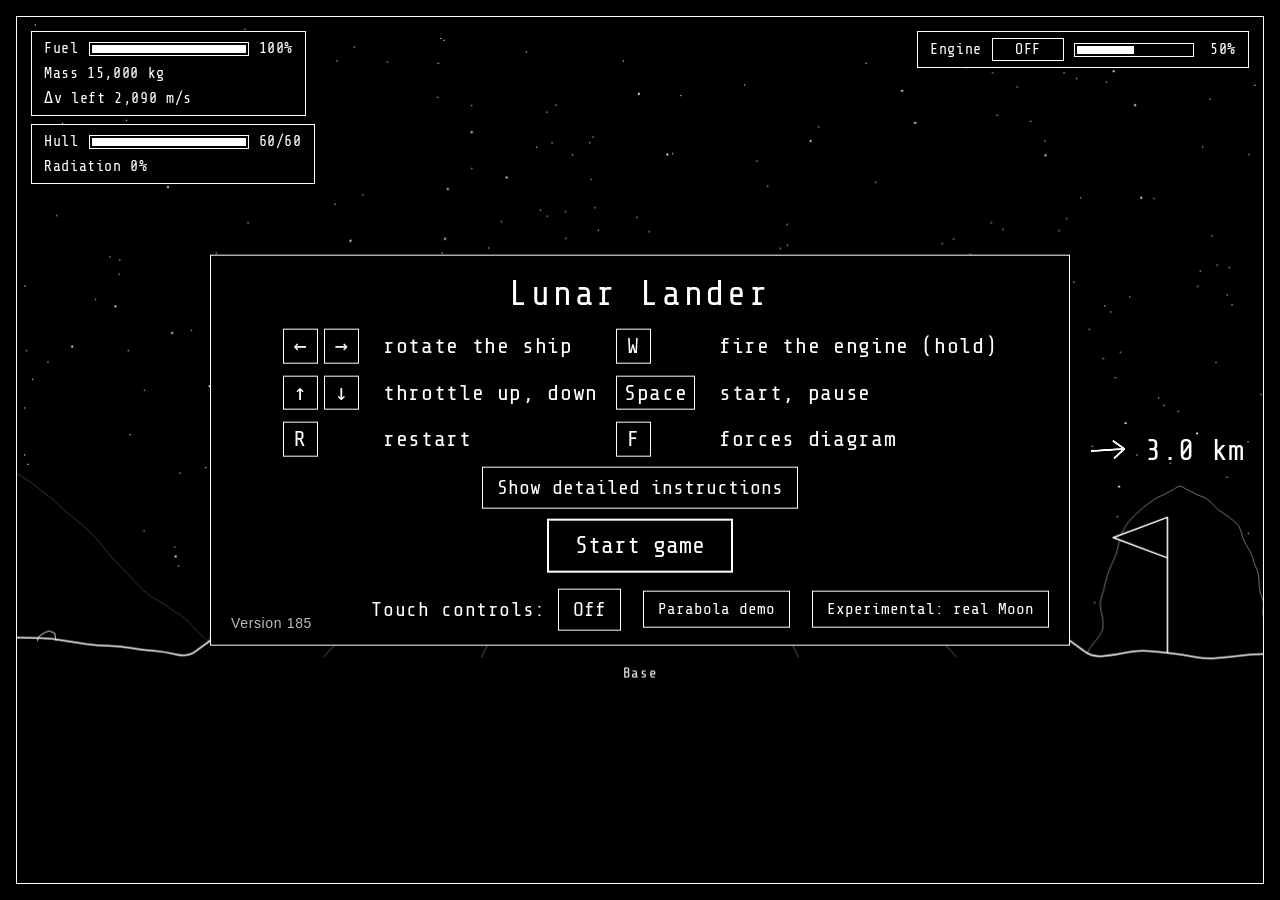
<file: lunar-lander/index.html>
<!doctype html><html><head><script>
// Class Live freeze — paste this at the very top of a sim's head section, inside a script tag,
// before any of the sim's own code. When the teacher pauses Class Live or pushes a question,
// the sim stops exactly where it is; when they resume, it carries on as if no time passed.
// Works for sims that animate with requestAnimationFrame and measure time with performance.now() or Date.now().
// A sim can also define window.classlivePause / window.classliveResume to do extra things (stop a timer, etc.).
(function () {
  let paused = false, pausedAt = 0, pausedAtDate = 0, offset = 0, held = [];
  const rAF = window.requestAnimationFrame.bind(window);
  const perfNow = performance.now.bind(performance);
  const dateNow = Date.now;
  performance.now = () => (paused ? pausedAt : perfNow()) - offset;
  Date.now = () => (paused ? pausedAtDate : dateNow()) - offset;
  window.requestAnimationFrame = (cb) => {
    if (paused) { held.push(cb); return 0; }
    return rAF((t) => cb(t - offset));
  };
  function pause() {
    if (paused) return;
    pausedAt = perfNow(); pausedAtDate = dateNow(); paused = true;
    for (const m of document.querySelectorAll("video, audio")) if (!m.paused) { m.pause(); m.dataset.clResume = "1"; }
    if (window.classlivePause) try { window.classlivePause(); } catch (e) {}
  }
  function resume() {
    if (!paused) return;
    offset += perfNow() - pausedAt; paused = false;
    const h = held; held = [];
    for (const cb of h) rAF((t) => cb(t - offset));
    for (const m of document.querySelectorAll("video, audio")) if (m.dataset.clResume) { delete m.dataset.clResume; m.play().catch(() => {}); }
    if (window.classliveResume) try { window.classliveResume(); } catch (e) {}
  }
  window.addEventListener("message", (e) => {
    const c = e.data && e.data.classlive;
    if (c === "pause") pause();
    else if (c === "resume") resume();
  });
})();
</script><meta charset=utf8><meta name=viewport content="width=device-width,initial-scale=1,maximum-scale=1,user-scalable=no,viewport-fit=cover"><style>:root{color-scheme:light;box-sizing:border-box;padding-top:env(safe-area-inset-top,0px);padding-bottom:env(safe-area-inset-bottom,0px)}html{scroll-padding-top:env(safe-area-inset-top,0px)}body{margin:0;padding:0;font:14px -apple-system,BlinkMacSystemFont,sans-serif;background:#fff;color:#000}img{max-width:100%}[hidden]:not([hidden=until-found i]){display:none!important}</style></head><body>
<title>Lunar Lander</title>
<meta name="claude:viewport-fit-sides" content="cover">
<link rel="stylesheet" href="https://fonts.googleapis.com/css2?family=Share+Tech+Mono&family=JetBrains+Mono:wght@200&display=swap">
<style>
/* Layout: full-width moonscape; fuel gauge top left, engine top right, next team middle right, altitude bottom right (close view).
   Look: old vector-display arcade game. Black screen, thin white lines. Single dark look. */
:root {
  --bg: #000000;
  --line: #FFFFFF;
  --font: "Share Tech Mono", ui-monospace, Consolas, monospace;
  color-scheme: dark;
}
*, *::before, *::after { box-sizing: border-box; }
[hidden] { display: none !important; }
html, body { height: 100%; }
body {
  margin: 0; overflow: hidden; background: var(--bg); color: var(--line);
  font-family: var(--font); font-size: 16px; line-height: 1.4; letter-spacing: .04em;
}
p { margin: 0; }

.app {
  height: 100%;
  display: grid; grid-template-rows: minmax(0, 1fr); gap: 0;
  padding-block: 16px 16px;
  padding-left: max(16px, env(safe-area-inset-left, 0px));
  padding-right: max(16px, env(safe-area-inset-right, 0px));
}
.stage { position: relative; min-height: 0; background: var(--bg); border: 1.5px solid var(--line); overflow: hidden; }
canvas#cv { display: block; width: 100%; height: 100%; }

.panel { background: var(--bg); border: 1.5px solid var(--line); padding: 12px 18px; }

.status { display: flex; align-items: center; justify-content: space-between; gap: 12px 24px; flex-wrap: wrap; }
.cell { display: grid; gap: 2px; }
.cell .lbl { font-size: 14px; white-space: nowrap; }
.cell .val { font-size: 19px; font-variant-numeric: tabular-nums; white-space: nowrap; }

.nav {
  position: absolute; right: 18px; top: 50%; transform: translateY(-50%); display: flex; align-items: center; gap: 10px;
  pointer-events: none;
}
.nav canvas { width: 56px; height: 56px; display: block; }
.nav .big { font-size: 30px; line-height: 1.1; font-variant-numeric: tabular-nums; white-space: nowrap; }
.nav .small { font-size: 16px; font-variant-numeric: tabular-nums; white-space: nowrap; }

.coursebox { position: absolute; left: 24px; right: 24px; top: 24px; bottom: 24px; display: grid;
  grid-template-rows: auto auto auto auto auto auto auto 1fr auto; gap: 6px; padding: 10px 20px; z-index: 5; }
.coursebox h2 { font-weight: 400; font-size: 1.5rem; margin: 0; letter-spacing: .08em; }
.coursebox canvas { width: 100%; height: 100%; min-height: 0; border: 1.5px solid var(--line); }
#cAll, #cOver { height: 84px; touch-action: none; }
#cAll { cursor: ew-resize; }
#cOver { cursor: pointer; }
.coursebox .cbar { display: flex; gap: 22px; align-items: center; font-size: 18px; flex-wrap: wrap; }
.coursebox .cbar .sp { flex: 1; }
.coursebox .cbar input[type=range] { width: 150px; vertical-align: middle; }
.coursebox .fbtn { border: 1.5px solid var(--line); padding: 4px 12px; cursor: pointer; }
#cDetail { cursor: crosshair; touch-action: none; position: absolute; left: 0; top: 0; width: 100%; height: 100%; }
.cwrap { position: relative; min-height: 140px; overflow: hidden; }
.coursebox { overflow-y: auto; }
.coursebox .cbar { row-gap: 4px; }
.coursebox select { font-size: 18px; }
.coursebox .cfoot { display: flex; justify-content: space-between; align-items: center; font-size: 18px; padding-bottom: 6px; }
.overlay {
  position: absolute; left: 50%; top: 50%; transform: translate(-50%, -50%);
  width: min(860px, calc(100% - 48px)); max-height: calc(100% - 20px); overflow-y: auto; text-align: center;
  display: grid; gap: 10px; justify-items: center; padding: 14px 20px;
}
.overlay h2 { font-weight: 400; font-size: 1.5rem; margin: 0; letter-spacing: .08em; }
.keyline { display: grid; grid-template-columns: auto auto auto auto; gap: 4px 14px; text-align: left; font-size: 15px; }
#ovGoal { font-size: 18px; max-width: 70ch; white-space: pre-line; text-align: left; margin: 0; }
#ovHover { font-size: 15px; max-width: 78ch; }
.keyline b { font-weight: 400; }
.results { display: grid; grid-template-columns: auto auto; gap: 4px 24px; text-align: left; font-variant-numeric: tabular-nums; }
.btnrow { display: flex; flex-wrap: wrap; gap: 8px; justify-content: center; align-items: center; }
.btnrow .lbl { font-size: 15px; margin-right: 4px; }
button {
  font: inherit; font-size: 16px; color: var(--line); background: var(--bg);
  border: 1.5px solid var(--line); border-radius: 0; padding: 6px 14px; cursor: pointer; min-height: 36px;
}
button:hover { background: #333333; }
button[aria-pressed="true"] { background: var(--line); color: var(--bg); }
button:focus-visible { outline: 2px dashed var(--line); outline-offset: 3px; }
button.primary { border-width: 2.5px; }
.graphs { display: flex; gap: 12px; flex-wrap: wrap; justify-content: center; }
.graphs canvas { width: 360px; height: 210px; display: block; }

.powerbar {
  position: absolute; top: 14px; right: 14px; display: flex; align-items: center; gap: 10px;
  border: 1.5px solid var(--line); background: var(--bg); padding: 6px 12px; font-size: 15px;
}
.powerbar .bar { width: 120px; height: 14px; border: 1.5px solid var(--line); padding: 2px; }
.powerbar .bar i { display: block; height: 100%; background: var(--line); }
.powerbar #rPow { width: 9ch; text-align: center; padding: 0 6px; border: 1.5px solid var(--line); white-space: nowrap; }   /* fixed: OFF, ON, HOT, CUT OUT all fit, so the box never changes width */
.powerbar #rPow.on { background: var(--line); color: var(--bg); }
.powerbar #rThr { min-width: 4ch; text-align: right; font-variant-numeric: tabular-nums; }

.fuelbox {
  position: absolute; top: 14px; left: 14px; display: flex; align-items: center; gap: 10px;
  border: 1.5px solid var(--line); background: var(--bg); padding: 6px 12px; font-size: 15px;
}
.fuelbox { display: grid; gap: 4px; align-items: start; }
.ver { font: 14px Helvetica, Arial, sans-serif; color: #BBBBBB; }
/* first screen: the controls, keys drawn as key caps, larger text */
#menu { width: 100%; justify-content: stretch; }
.menufoot { justify-self: stretch; width: 100%; display: flex; justify-content: space-between; align-items: flex-end; margin-top: 6px; }
.menufoot .lbl, .menufoot button { font-size: 20px; }
.overlay.intro h2 { font-size: 2.2rem; }
.overlay.intro .keyline { font-size: 22px; gap: 12px 18px; align-items: center; }
.overlay.intro #bDetails { font-size: 20px; }
.menufoot #bDemo, .menufoot #bReal, .menufoot #bBuild { font-size: 16px; margin-left: 14px; }
.overlay.intro #bMission { font-size: 24px; padding: 8px 26px; animation: startflash 1s ease-in-out infinite; }
#bMission { display: none; } .overlay.intro #bMission { display: inline-block; }
@keyframes startflash { 50% { opacity: 0.3; } }
.democtl button.flash { animation: startflash 1s ease-in-out infinite; }
.keyline kbd { display: inline-block; min-width: 1.6em; padding: 2px 7px; margin-right: 6px; border: 1.5px solid var(--line); text-align: center; font: inherit; line-height: 1.3; }
.overlay.intro #ovGoal { font-size: 20px; }
.fuelbox .top { display: flex; align-items: center; gap: 10px; }
#rMass, #rDv { font-variant-numeric: tabular-nums; }
.fuelbox .bar { width: 160px; height: 14px; border: 1.5px solid var(--line); padding: 2px; }
.fuelbox .bar i { display: block; height: 100%; background: var(--line); }
.fuelbox #rF { min-width: 4ch; text-align: right; font-variant-numeric: tabular-nums; }
.hullbox {
  position: absolute; top: 58px; left: 14px; border: 1.5px solid var(--line); background: var(--bg);
  padding: 6px 12px; font-size: 15px; display: grid; gap: 4px;
}
.hullbox .top { display: flex; align-items: center; gap: 10px; }
.hullbox .bar { width: 160px; height: 14px; border: 1.5px solid var(--line); padding: 2px; }
.hullbox .bar i { display: block; height: 100%; background: var(--line); }
.hullbox #rHull { min-width: 5ch; text-align: right; font-variant-numeric: tabular-nums; }
.hullbox #faults { display: grid; gap: 2px; font-variant-numeric: tabular-nums; white-space: pre; }
.hullbox #faults:empty { display: none; }
.timebox {
  position: absolute; top: 58px; right: 14px; border: 1.5px solid var(--line); background: var(--bg);
  padding: 4px 12px; font-size: 22px; font-variant-numeric: tabular-nums; display: flex; gap: 10px; align-items: baseline;
  justify-content: space-between;   /* its width is set to match the engine box */
}
.timebox .lbl { font-size: 15px; }
.heatbox {
  position: absolute; top: 106px; right: 14px; display: flex; align-items: center; gap: 10px;
  border: 1.5px solid var(--line); background: var(--bg); padding: 6px 12px; font-size: 15px;
}
.heatbox .bar { width: 120px; height: 14px; border: 1.5px solid var(--line); padding: 2px; }
.heatbox .bar i { display: block; height: 100%; background: var(--line); }
.heatbox #rHeat { min-width: 4ch; text-align: right; font-variant-numeric: tabular-nums; }
.altbig {
  position: absolute; right: 56px; bottom: 46px; text-align: right; pointer-events: none;
  font-variant-numeric: tabular-nums; line-height: 1.05;
}
.altbig .lbl { font-size: 18px; }
.altbig .num { font-size: 64px; white-space: nowrap; }
.minimap {
  position: absolute; left: 14px; bottom: 14px; width: 490px; height: 90px;
  border: 1.5px solid var(--line); background: var(--bg);
}
.fbd {
  position: absolute; top: 200px; left: 14px; border: 1.5px solid var(--line); background: var(--bg);   /* left, under the hull box */
  padding: 8px 12px; display: grid; font-size: 15px;
}
.fbd canvas { width: 270px; height: 270px; display: block; }
.fbd .rows { display: none; }   /* the diagram only; the numbers are not shown */
.fbd .row { display: flex; justify-content: space-between; gap: 14px; white-space: nowrap; }

.toast {
  position: absolute; top: 14px; left: 50%; transform: translateX(-50%);
  border: 1.5px solid var(--line); background: var(--bg); padding: 6px 16px; font-size: 16px;
  white-space: pre-line; text-align: center; max-width: calc(100% - 520px); min-width: 300px;
}
.warning {
  position: absolute; left: 50%; bottom: 14px; transform: translateX(-50%);
  border: 1.5px solid var(--line); padding: 6px 16px; font-size: 18px; background: var(--bg);
  white-space: nowrap;
}
.warning.off { visibility: hidden; }
.msgbox {
  position: absolute; left: 50%; top: 50%; transform: translate(-50%, -50%); z-index: 25;
  width: min(900px, calc(100% - 120px)); border: 1.5px solid var(--line); background: var(--bg);
  padding: 18px 28px; font-size: 22px; line-height: 1.45; text-align: center; display: grid; gap: 4px;
}
.msgbox .go { margin-top: 10px; }
.ach {
  position: absolute; left: 50%; top: 50%; transform: translate(-50%, -50%); z-index: 30; pointer-events: none;
  border: 1.5px solid var(--line); background: var(--bg); padding: 14px 34px; text-align: center; white-space: nowrap;
}
.ach .lbl { font-size: 20px; }
.ach .name { font-size: 30px; line-height: 1.2; }

.devpanel {
  position: absolute; top: 14px; right: 14px; bottom: 14px; width: 330px; overflow-y: auto; z-index: 20;
  border: 1.5px solid var(--line); background: var(--bg); padding: 10px 12px; font-size: 13px; display: grid; gap: 8px; align-content: start;
}
.devpanel h3 { margin: 4px 0 0; font-size: 14px; font-weight: 400; border-bottom: 1px solid #555; padding-bottom: 2px; }
.devpanel .grid { display: grid; grid-template-columns: 1fr 80px; gap: 3px 8px; align-items: center; }
.devpanel input[type=number] { width: 80px; background: #000; color: #fff; border: 1px solid #777; font: inherit; padding: 2px 4px; }
.devpanel label.ck { display: inline-flex; gap: 4px; align-items: center; margin-right: 8px; }
.devpanel button { font-size: 13px; min-height: 28px; padding: 3px 8px; }
.devpanel textarea { width: 100%; height: 90px; background: #000; color: #fff; border: 1px solid #777; font: 12px monospace; }
.devpanel .hint { color: #aaa; }
/* ---------- touch mode: on-screen buttons for tablets ---------- */
.touchpad { position: absolute; inset: 0; pointer-events: none; z-index: 5; }
.touchpad button {
  position: absolute; pointer-events: auto; touch-action: none; user-select: none; -webkit-user-select: none; -webkit-touch-callout: none;
  width: 78px; height: 78px; font-size: 30px; padding: 0; line-height: 1;
  background: rgba(0, 0, 0, .45); border: 2px solid rgba(255, 255, 255, .75); color: #FFFFFF;
}
.app.demo #fuelBox, .app.demo #hullBox, .app.demo #pwBox, .app.demo #timeBox, .app.demo #heatWrap, .app.demo #altBig,
.app.demo #warn, .app.demo .nav, .app.demo #bKbd, .app.demo #touchpad { display: none !important; }
.app.demo #fbd { top: 14px !important; left: 14px; padding: 6px; }   /* demo: free body diagram at the top left, in kN */
.app.demo .fbd canvas { width: 180px; height: 180px; }
.democtl { position: absolute; right: 14px; top: 14px; z-index: 7; border: 1px solid var(--line); background: var(--bg); padding: 6px 8px; display: flex; gap: 6px; align-items: center; }
.democtl button { font: inherit; font-size: 18px; color: var(--line); background: var(--bg); border: 1px solid var(--line); border-radius: 0; padding: 2px 9px; min-height: 32px; cursor: pointer; }
.democtl button:disabled { opacity: .35; cursor: default; }
.democtl button.main, .democtl button[aria-pressed="true"] { background: var(--line); color: var(--bg); }
.democtl input[type=range] { width: 170px; accent-color: #FFFFFF; height: 24px; }
.demotime { position: absolute; right: 18px; top: 10px; z-index: 7; display: flex; gap: 22px; align-items: baseline; color: #FFFFFF; font-size: 48px; line-height: 1; font-variant-numeric: tabular-nums; pointer-events: none; }
.demotime #dTn { display: inline-block; min-width: 4ch; text-align: right; }
.demotime #dT .u { margin-left: 0.1em; }
.demotime #dX2 { font-size: 34px; color: #FFE014; animation: x2flash 0.8s steps(1) infinite; }
.demotime [hidden] { display: none; }
@keyframes x2flash { 50% { opacity: 0.15; } }
.kbdswitch {
  position: absolute; top: 14px; left: 50%; transform: translateX(-50%); z-index: 6;
  font: inherit; font-size: 18px; color: var(--line); background: var(--bg); border: 1.5px solid var(--line); border-radius: 0; padding: 6px 14px;
}
.touchpad button.down { background: #FFFFFF; color: #000000; }
.touchpad #tL { left: 22px; bottom: 22px; }
.touchpad #tR { left: 112px; bottom: 22px; }
.touchpad #tFire { right: 22px; bottom: 22px; width: 128px; height: 108px; font-size: 22px; }
.touchpad #tUp { right: 160px; bottom: 76px; width: 64px; height: 54px; font-size: 26px; }
.touchpad #tDn { right: 160px; bottom: 16px; width: 64px; height: 54px; font-size: 26px; }
.touchpad #tPause { left: 50%; transform: translateX(-50%); bottom: 16px; width: 64px; height: 54px; font-size: 20px; }
.app.touch .stage { touch-action: none; user-select: none; -webkit-user-select: none; }
.app.touch .minimap { bottom: 118px; }
.app.touch .altbig { bottom: 148px; }
.app.touch .warning { bottom: 82px; }
.rotate {
  position: fixed; inset: 0; z-index: 50; background: #000000; color: #FFFFFF; display: grid; place-items: center;
  font-size: 24px; text-align: center; padding: 24px;
}
@media (max-width: 820px) { body { overflow: auto; } .app { height: auto; } .stage { height: 62vh; } }
</style>

<div class="app">
  <div class="stage" id="stage">
    <canvas id="cv"></canvas>

    <div class="fbd" id="fbd" hidden aria-label="Forces on the ship">
      <canvas id="fbdCanvas" width="500" height="500" aria-hidden="true"></canvas>
      <div class="rows">
      <div class="row"><span>Thrust</span><span id="fThrust">0 N</span></div>
      <div class="row"><span>Weight</span><span id="fWeight">0 N</span></div>
      <div class="row"><span>Net force</span><span id="fNet">0 N</span></div>
      <div class="row"><span>Mass</span><span id="fMass">0 kg</span></div>
      <div class="row"><span>a = F / m</span><span id="fA">0 m/s/s</span></div>
      </div>
    </div>

    <div class="toast" id="toast" hidden></div>
    <div class="fuelbox" id="fuelBox" aria-label="Fuel">
      <div class="top"><span>Fuel</span><div class="bar"><i id="fuelFill" style="width:100%"></i></div><span id="rF">100%</span></div>
      <div id="rMass">Mass 15,000 kg</div>
      <div id="rDv">Δv left 0 m/s</div>
    </div>
    <div class="hullbox" id="hullBox" aria-label="Hull">
      <div class="top"><span>Hull</span><div class="bar"><i id="hullFill" style="width:100%"></i></div><span id="rHull">60/60</span></div>
      <div id="faults"></div>
    </div>
    <canvas class="minimap" id="minimap" width="980" height="180" hidden aria-label="Terrain ahead (minimap)"></canvas>
    <div class="altbig" id="altBig" hidden aria-label="Altitude"><div class="lbl">Altitude</div><div class="num" id="rH">0.0 m</div></div>
    <div class="powerbar" id="pwBox" aria-label="Engine"><span>Engine</span><span id="rPow">OFF</span><div class="bar"><i id="pwFill" style="width:50%"></i></div><span id="rThr">50%</span></div>
    <div class="timebox" id="timeBox" aria-label="Mission time"><span class="lbl">Mission time</span><span id="rTime">0:00</span></div>
    <div class="heatbox" id="heatWrap" hidden aria-label="Engine heat"><span>Engine heat</span><div class="bar"><i id="heatFill" style="width:0%"></i></div><span id="rHeat">0%</span></div>
    <div class="nav" aria-label="Next team">
      <canvas id="navArrow" width="144" height="144" aria-hidden="true"></canvas>
      <div class="big" id="rNext">–</div>
    </div>
    <div class="warning off" id="warn" role="status">Altitude warning: too fast</div>
    <div class="msgbox" id="msgBox" hidden role="status"></div>
    <div class="ach" id="ach" hidden role="status"><div class="lbl">Achievement unlocked:</div><div class="name" id="achName"></div></div>

    <button class="kbdswitch" id="bKbd" hidden>Use keyboard</button>
    <div class="democtl" id="demoCtl" hidden>
      <button class="main" id="dGo">Launch</button>
      <button id="dShow" disabled>Visualize</button>
      <button id="dReplay" disabled aria-label="Replay">↺</button>
      <button id="dBack" disabled aria-label="Back one dot">‹</button>
      <input type="range" id="dScrub" min="0" max="1000" value="0" disabled aria-label="Time">
      <button id="dFwd" disabled aria-label="Forward one dot">›</button>
      <button id="dA" aria-pressed="false">a</button>
      <button id="dExit">Menu</button>
    </div>
    <div class="demotime" id="demoTime" hidden><span id="dX2" hidden>×2</span><span id="dT"><span id="dTn">0.0</span><span class="u">s</span></span></div>
    </div>
    <div class="touchpad" id="touchpad" hidden>
      <button id="tL" aria-label="Rotate left">◀</button><button id="tR" aria-label="Rotate right">▶</button>
      <button id="tUp" aria-label="Throttle up">+</button><button id="tDn" aria-label="Throttle down">−</button>
      <button id="tFire" aria-label="Fire engine (hold)">FIRE</button>
      <button id="tPause" aria-label="Pause">❚❚</button>
    </div>
    <div class="devpanel" id="dev" hidden aria-label="Dev panel"></div>
    <div class="panel coursebox" id="course" hidden>
      <div class="cbar"><h2>Course builder</h2><span id="cName"></span><span class="sp"></span>
        <label class="fbtn">Load terrain file<input type="file" id="cFile" accept=".csv,.txt,text/csv" hidden></label>
        <label id="cColL" hidden>Heights from <select id="cCol"></select></label>
        <button class="fbtn" id="cReg">Regular game map</button></div>
      <canvas id="cAll" aria-label="Whole data file: drag the bright stretch to choose the part you use"></canvas>
      <div class="cbar">
        <label>Length <input type="range" id="cLen" min="0" max="1000" step="1"> <b id="cLenV"></b></label>
        <label>Scale down by <input type="range" id="cSD" min="0" max="1000" step="1"> <b id="cSDV"></b></label>
        <label>Mountain height <input type="range" id="cH" min="0" max="1000" step="1"> <b id="cHV"></b></label></div>
      <div class="cbar">
        <button class="fbtn" id="cNat">Natural proportions</button>
        <label><input type="checkbox" id="cSm"> Smooth curves</label>
        <label>Bumps <input type="range" id="cRough" min="0" max="30" step="1"> <b id="cRoughV"></b></label>
        <button class="fbtn" id="cShuf">New bumps</button></div>
      <div class="cbar"><span id="cInfo"></span></div>
      <canvas id="cOver" aria-label="Your course: click or drag to look along it"></canvas>
      <div class="cbar"><span>Close-up height:</span><span id="cVH"><button data-vh="200">200 m</button> <button data-vh="500">500 m</button> <button data-vh="1000">1 km</button> <button data-vh="2000">2 km</button> <button data-vh="5000">5 km</button></span>
        <button class="fbtn" id="cSug">Suggest shelters</button><span id="cSh"></span></div>
      <div class="cwrap"><canvas id="cDetail" aria-label="Close look at the ground at game scale: click a flat spot to place a shelter, click a shelter to remove it"></canvas></div>
      <div class="cfoot"><span>Arrow keys, the strip above, or dragging the picture move you along the course.</span><button id="cGo">Fly this course</button></div>
    </div>
    <div class="panel overlay" id="overlay">
      <h2 id="ovTitle">Lunar Lander</h2>
      <p id="ovHover" hidden></p>
      <div class="keyline" id="ovKeys">
        <b><kbd>←</kbd><kbd>→</kbd></b><span>rotate the ship</span>
        <b><kbd>W</kbd></b><span>fire the engine (hold)</span>
        <b><kbd>↑</kbd><kbd>↓</kbd></b><span>throttle up, down</span>
        <b><kbd>Space</kbd></b><span>start, pause</span>
        <b><kbd>R</kbd></b><span>restart</span>
        <b><kbd>F</kbd></b><span>forces diagram</span>
      </div>
      <button id="bDetails" aria-expanded="false">Show detailed instructions</button>
      <p id="ovGoal"></p>
      <button class="primary" id="bMission">Start game</button>
      <div class="results" id="ovResults" hidden></div>
      <div class="graphs" id="ovGraphs" hidden>
        <canvas id="gP" width="720" height="420" aria-label="P/T graph"></canvas>
        <canvas id="gV" width="720" height="420" aria-label="V/T graph"></canvas>
      </div>
      <div id="menu" class="btnrow" style="display:grid;gap:10px;justify-items:center">
        
        <div class="btnrow" hidden><span class="lbl">Practice landing:</span>
          <button data-practice="0">Plateau</button><button data-practice="1">Ravine</button><button data-practice="2">Mountain</button><button data-practice="3">Ledge</button><button data-practice="4">Crater</button>
        </div>
        <div class="btnrow" hidden><span class="lbl" hidden>Educational mode:</span><button id="bEdu" aria-pressed="false" hidden>Off</button></div>
        <div class="btnrow" hidden><span class="lbl">Velocity components (V):</span><button id="bComp" aria-pressed="false">Off</button>
          <span class="lbl" style="margin-left:14px">Acceleration components (A):</span><button id="bAComp" aria-pressed="false">Off</button></div>
        <div class="btnrow" id="eduOpts" hidden>
          <span class="lbl">World:</span><button data-world="Moon" aria-pressed="true">Moon</button><button data-world="Mars" aria-pressed="false">Mars</button><button data-world="Ceres" aria-pressed="false">Ceres</button>
          <span class="lbl" style="margin-left:10px">Mass:</span><button id="bMass" aria-pressed="true">Changes as fuel burns</button>
        </div>
        <div class="menufoot"><div class="ver">Version 185</div><div class="btnrow"><span class="lbl">Touch controls:</span><button id="bTouch" aria-pressed="false">Off</button><button id="bDemo">Parabola demo</button><button id="bReal">Experimental: real Moon</button><button id="bBuild" hidden>Course builder</button></div></div>
      </div>
      <div class="btnrow" id="ovButtons" hidden>
        <button class="primary" id="bAgain">Try again</button><button id="bRestart" hidden>Restart mission</button><button id="bContinue" hidden>Continue</button><button id="bMenu">Main menu</button>
      </div>
      <p id="ovText"></p>
    </div>
  </div>

</div>
<div class="rotate" id="rotateMsg" hidden>Turn your tablet sideways to play.</div>

<script>
(() => {
  // ---------- tunable settings (the dev panel edits these; press ` to open it) ----------
  const CFG_DEFAULT = {
    grav: 1.62, thrust: 94000, fullKg: 15000, fuelKg: 6000, ve: 4100, crewKg: 150, rot: 50.4, rotUp: 63,
    cleanVy: 1.5, cleanVx: 0.75, shockBonus: 0.5, dmgPerTenth: 1, snapV: 6,
    tiltClean: 5, tiltDmg: 3, tiltSnap: 10, tiltCrash: 20,
    hull: 60, legLossAt: 30, faultEvery: 20,
    repairFrac: 0.2, repairTime: 30, economy: 0.8, poorFuel: 1.15,
    engDmgPower: 0.8, engDmgFuel: 0.9, cutsPerMin: [5, 8], deadPerMin: 8,
    runV: 2.0, limpV: 0.9, hopV: 1.3, boardFF: 3,
    siteW: [120, 110, 100, 70, 55],
    // debris spray (tuned in the debris preview)
    dStartFull: 20, dRate: 1000, dVmax: 20, dAngLo: 3, dAngHi: 15, dStreak: 0.06, dPower: 1.5, dAim: 3,
    dFine: 35, dLarge: 5, dFineX: 3, dVcap: 60,
    // what the grains do to people in a shelter (chances in %, for a grain hitting at 10 m/s; they grow with the
    // square of the grain's speed and never drop below a fifth)
    injLarge: 30, faceplate: 5, injMed: 10, injSmall: 5, suitTear: 33,
    // landing zones: how many small and medium grains get thrown, compared with normal ground
    zClose: 2, zPacked: 0.33, zLoose: 3, zLargePacked: 0.1, packR: [70, 60, 50, 45, 40],
    // the walk to the ship: a torn suit has 20-40 s of air; someone who collapses dies unless aboard within 10 s
    airMin: 20, airMax: 40, carryV: 0.6, seriousV: 0.5, tetherV: 0.3,
    // radiation (solar storm): dose per second in each place; radiation sickness at sickAt; points lost per sick person
    aScale: 24,   // px per m/s/s for the a arrow in the far view (grows as the view zooms in)
    radShelter: 0.01, radIn: 0.03, radOut: 0.4, sickAt: 30, radPts: 30, verySickAt: 60, veryPts: 60
  };
  let CFG = JSON.parse(JSON.stringify(CFG_DEFAULT));
  try { const saved = JSON.parse(localStorage.getItem('llDevCfg') || 'null'); if (saved) Object.assign(CFG, saved); } catch (e) {}

  // ---------- physics (SI units) ----------
  const WORLDS = { Moon: CFG.grav, Mars: 3.71, Ceres: 0.28 };   // surface gravity, m/s/s
  // Mass (the rocket equation): the ship is CFG.fullKg with a full tank of CFG.fuelKg of fuel; it gets lighter as
  // fuel burns and heavier by CFG.crewKg for each astronaut aboard (suit included). The engine uses fuel at
  // thrust / exhaust speed (kg/s), the same whatever the ship weighs, so a lighter ship gets more push per kilogram
  // of fuel: speed change left = exhaust speed x ln(mass now / mass with an empty tank).
  const START_THROTTLE = 0.5;
  // touchdown (all numbers in CFG): clean up to 1.5 m/s down and 0.75 m/s sideways (shock absorbers +0.5 each);
  // every full 0.1 m/s over a limit does 1 damage (down and sideways added); over 6 m/s either way snaps a leg.
  // Tilt: clean up to 5 degrees, then 3 damage per whole degree over; 10 degrees or more snaps a leg; over 20 is a crash.
  // ---------- upgrades: the minimap from the first team picked up, then one random upgrade from each later team
  const UPGRADES = {
    path: 'trajectory path', turning: 'faster turning (+25%)', economy: 'better fuel economy (20% less fuel)',
    shocks: 'shock absorbers (clean landing limits +0.5 m/s)', repair: 'crew repairs (20% of the damage, over 30 s)'
  };
  const ZOOM_IN_ALT = 40, ZOOM_OUT_ALT = 50;   // below 40 m above the surface: close view (landing view when descending); out above 50 m
  const CLOSE_H = 120;            // metres shown top to bottom in the close view
  const FAR_H = 600;              // metres shown top to bottom in the far view
  // landing zoom levels (every landing): coming down, the far view cuts to 400 m tall below 300 m above the
  // ground and to 200 m tall below 100 m; then the closest view below 40 m as before. Out again above 320 m / 110 m.
  // The shelter zoom takes priority over these near a shelter.
  const LVL_H = [FAR_H, 400, 200], LVL_IN = [0, 250, 100], LVL_OUT = [0, 270, 110];
  let zoff = 0; try { zoff = +localStorage.getItem('llZoff') || 0; } catch (e) {}   // experimental mode: Z zooms out / Shift+Z zooms in by 50 m, on every view
  const LAND_H0 = 115;
  // camera settings (experimental mode: the dev panel's Camera section changes them live; saved in this browser)
  const IS_REAL = new URLSearchParams(location.search).has('real');
  const CAM_DEFAULT = { landH: IS_REAL ? 200 : LAND_H0, farH: FAR_H, maxH: 500, baseOff: 50, inBelow: 38, outAbove: 40, surface: true, surfWin: 1000, surfPct: 30, groundFirst: true,
    mode: 'smooth', zoomIn: 38, zoomOut: 90, cooldown: 3, band: 30, ease: 0.5, easeX: 0.8, look: 2, gndMargin: 60, anchor: 'ship', pct: 50, topOn: true, topPx: 100, botOn: true, botPx: 250, gndOn: true, gndPx: 20, climbOn: false, climbPx: 350, showRed: true, shelH: 250 };
  const CAM = Object.assign({}, CAM_DEFAULT);
  if (IS_REAL) { try { Object.assign(CAM, JSON.parse(localStorage.getItem('llCam3') || '{}')); } catch (e) {} }
  const shelH = () => Math.min(CAM.maxH, Math.max(100, CAM.shelH + zoff));   // shelter view: 250 m tall by default
  const landH = () => Math.min(CAM.maxH, Math.max(50, CAM.landH + zoff)), farH = () => Math.min(CAM.maxH, Math.max(100, CAM.farH + zoff, view.autoH || 0));   // never wider than CAM.maxH   // experimental mode starts at a 200 m tall view at the base
  const LAND_ALT = 40, LAND_OUT_ALT = 50, LAND_H = LAND_H0;   // closest (landing) view: one cut to a 115 m tall view when descending below 40 m
  // shelter zoom: the close view starts when the ship is less than 200 m above the next shelter's ground
  // and within 400 m of it sideways; it ends above 220 m or beyond 420 m
  const SH_ALT = 200, SH_X = 400;
  const LEG = 4.25;               // half the distance between Grace's front footpads, m
  // arrow lengths grow as the view zooms in: these are the lengths in the far view (px per m/s, px per m/s/s);
  // the close view (5x closer) draws them 5x longer, the landing view 10x
  const V_REF = 4;               // the a arrow uses its own, larger scale (CFG.aScale) so it reads clearly
  const VCOL = '#4DB8FF', ACOL = '#FF9F1C', FCOL = '#5EE08A';   // force arrows (free body diagram) green   // v arrows blue, a arrows orange (both stay distinct for colour-blind viewers)
  const arrowZoom = () => FAR_H / (pxH / view.scale);

  // ---------- pickups ----------
  const DEBRIS = 30;              // m: landing closer than this to a shelter hurts people inside
  const REACH = 150;
  const PTS = { safe: 100, injured: 40, serious: 0, closeMax: 50 };   // per astronaut: unhurt, injured, seriously injured
  const TEAM = 3;                 // astronauts per team

  // ---------- map: 24 km, fixed; a mountain of varied height (170-480 m) between each pair of sites ----------
  // ---------- experimental mode: a course built from real terrain data (see the course builder) ----------
  // The course is kept in this browser: the terrain profile (distance, height in m), the course length it is
  // squeezed or stretched to, a vertical scale, and where the shelters are (fractions of the length).
  const NP1 = [[0,-1065],[2446,-952],[4892,-980],[7337,-971],[9783,-975],[12229,-970],[14675,-961],[17121,-868],[19566,-891],[22012,-975],[24458,-982],[26904,-887],[29349,-835],[31795,-773],[34241,-704],[36687,-664],[39133,-568],[41578,-540],[44024,-691],[46470,-700],[48916,-607],[51362,-688],[53807,-542],[56253,-738],[58699,-827],[61145,-698],[63591,-784],[66036,-620],[68482,-650],[70928,-1330],[73374,-1281],[75819,-672],[78265,-700],[80711,-620],[83157,-597],[85603,-432],[88048,-172],[90494,26],[92940,398],[95386,451],[97832,423],[100277,301],[102723,436],[105169,373],[107615,374],[110061,306],[112506,286],[114952,303],[117398,602],[119844,526],[122290,-41],[124735,-460],[127181,-550],[129627,-220],[132073,346],[134518,637],[136964,519],[139410,312],[141856,302],[144302,262],[146747,152],[149193,-256],[151639,-576],[154085,-782],[156531,-838],[158976,-1068],[161422,-1314],[163868,-1320],[166314,-1342],[168760,-1396],[171205,-1518],[173651,-1520],[176097,-1522],[178543,-1334],[180988,-1183],[183434,-1264],[185880,-1206],[188326,-1290],[190772,-1202],[193217,-1124],[195663,-736],[198109,22],[200555,162],[203001,-55],[205446,-356],[207892,-832],[210338,-1435],[212784,-1722],[215230,-1786],[217675,-1948],[220121,-1983],[222567,-2048],[225013,-2036],[227458,-2040],[229904,-2104],[232350,-2090],[234796,-2152],[237242,-2172],[239687,-2188],[242133,-2195]];
  const CONTROL0 = [
    [0,  270], [240,  200], [360,  200], [1541,  234], [1788,  502], [2162,  801], [2247,  830], [2353,  787], [2671,  590], [2953,  350], [3660,  420], [3810,  420], [4680,  470], [4996,  430], [5171,  534], [5436,  647], [5496,  660], [5571,  640], [5796,  488], [5996,  316], [6150,  300], [6600,  250], [6810,  130], [6990,  30], [7140,  30], [7590,  150], [7830,  280], [8198,  311], [8445,  602], [8820,  930], [8905,  958], [9011,  916], [9329,  728], [9612,  498], [10140,  620], [10620,  760], [10770,  760], [11280,  700], [11789,  539], [11999,  679], [12316,  831], [12388,  849], [12477,  821], [12747,  612], [12986,  374], [13500,  340], [14250,  290], [14700,  380], [14850,  380], [15256,  540], [15390,  660], [16050,  600], [16362,  551], [16530,  628], [16785,  711], [16843,  721], [16915,  706], [17131,  569], [17323,  417], [18000,  340], [18900,  280], [19320,  330], [19560,  220], [19740,  120], [19890,  120], [20370,  230], [20640,  330], [21300,  290], [22350,  230], [23250,  180], [24000,  230]
  ];
  // default experimental course: the regular game map (its ground profile, base and five landing sites)
  const COURSE_DEFAULT = (() => { const L = CONTROL0[CONTROL0.length - 1][0], b = 300, W = L - b;
    return { name: 'Regular game map', pts: CONTROL0.map(c => [c[0], c[1]]), lenKm: W / 1000, vScale: 1, baseF: b / L, endF: 1,
      shelters: [[3660,3810],[6990,7140],[10620,10770],[14700,14850],[19740,19890]].map(q => ((q[0] + q[1]) / 2 - b) / W) }; })();
  const LSKEY = new URLSearchParams(location.search).has('default') ? 'll_course_reg' : 'll_course';   // the menu's Experimental button opens the DEFAULT map (own saved edits); the Course builder button keeps your uploaded course
  // ----- course terrain (used by the course builder's pictures and by the game) -----
  // Heights between the data points are filled in with a smooth curve that never overshoots (monotone cubic), plus optional gentle
  // bumps. The bumps are seeded, so a course always gets the same ground. The game then adds its own fine roughness, craters and rocks.
  function normCourse(c) {
    if (!c) return null;
    if (!c.cols) { if (!c.pts || c.pts.length < 2) return null; c.cols = [{ n: 'Heights', pts: c.pts }]; c.col = 0; }
    c.col = Math.min(c.col || 0, c.cols.length - 1); c.pts = c.cols[c.col].pts; if (!c.pts || c.pts.length < 2) return null;
    if (c.baseF == null) c.baseF = 0; if (c.endF == null) c.endF = 1;
    if (c.smooth == null) c.smooth = false; if (c.rough == null) c.rough = 0; if (c.seed == null) c.seed = 1;
    if (!Array.isArray(c.shelters)) c.shelters = [];
    return c;
  }
  function loadCourse() { try { const c = normCourse(JSON.parse(localStorage.getItem(LSKEY) || 'null')); if (c) return c; } catch {} return normCourse(JSON.parse(JSON.stringify(COURSE_DEFAULT))); }
  function saveCourse(c) { try { const o = Object.assign({}, c); delete o.pts; localStorage.setItem(LSKEY, JSON.stringify(o)); } catch {} }
  function heightFn(P, smooth) {
    const n = P.length, x = P.map(q => q[0]), y = P.map(q => q[1]), d = [], m = new Array(n).fill(0);
    for (let i = 0; i < n - 1; i++) d.push((y[i + 1] - y[i]) / ((x[i + 1] - x[i]) || 1));
    if (n > 2) {
      m[0] = d[0]; m[n - 1] = d[n - 2];
      for (let i = 1; i < n - 1; i++) m[i] = d[i - 1] * d[i] <= 0 ? 0 : (d[i - 1] + d[i]) / 2;
      for (let i = 0; i < n - 1; i++) {
        if (d[i] === 0) { m[i] = 0; m[i + 1] = 0; continue; }
        const a = m[i] / d[i], b = m[i + 1] / d[i], s = a * a + b * b;
        if (s > 9) { const t = 3 / Math.sqrt(s); m[i] = t * a * d[i]; m[i + 1] = t * b * d[i]; }
      }
    }
    let k = 0;
    return u => {
      if (u <= x[0]) return y[0];
      if (u >= x[n - 1]) return y[n - 1];
      if (!(x[k] <= u && u <= x[k + 1])) { let lo = 0, hi = n - 1; while (hi - lo > 1) { const mid = (lo + hi) >> 1; if (x[mid] <= u) lo = mid; else hi = mid; } k = lo; }
      const h = x[k + 1] - x[k] || 1, t = (u - x[k]) / h;
      if (!smooth) return y[k] + (y[k + 1] - y[k]) * t;
      const t2 = t * t, t3 = t2 * t;
      return (2 * t3 - 3 * t2 + 1) * y[k] + (t3 - 2 * t2 + t) * h * m[k] + (-2 * t3 + 3 * t2) * y[k + 1] + (t3 - t2) * h * m[k + 1];
    };
  }
  // seeded bumps: five octaves of smooth noise, 800 m down to 50 m across; each is 1.2% as high as it is wide (9.6 m ... 0.6 m), times the roughness
  function bumpFn(seed, rough) {
    const hash = (i, s) => { let h = (Math.imul(i | 0, 374761393) + Math.imul(s | 0, 668265263)) | 0; h = Math.imul(h ^ (h >>> 13), 1274126177); return ((h ^ (h >>> 16)) >>> 0) / 4294967296 * 2 - 1; };
    const vn = (x, lam, s) => { const t = x / lam, i = Math.floor(t), f = t - i, u = f * f * (3 - 2 * f); return hash(i, s) * (1 - u) + hash(i + 1, s) * u; };
    return x => { let y = 0; for (let j = 0; j < 5; j++) { const lam = 800 / (1 << j); y += 0.012 * lam * vn(x, lam, seed + j * 31); } return y * rough; };
  }
  // the ground profile of a course: [x, height] points; x = 0 is the start of the flat lead-in, the base is at x = 400
  function courseProfile(C) {
    const P = C.pts, d0 = P[0][0], L = P[P.length - 1][0] - d0, b = d0 + (C.baseF || 0) * L, e = d0 + (C.endF == null ? 1 : C.endF) * L;
    const W = C.lenKm * 1000, k = W / (e - b), vs = C.vScale, rough = C.rough || 0, dense = !!C.smooth || rough > 0, hAt = heightFn(P, !!C.smooth);
    const pts = [[0, hAt(b) * vs], [400, hAt(b) * vs]];
    if (!dense) { for (const q of P) if (q[0] > b && q[0] < e) pts.push([400 + (q[0] - b) * k, q[1] * vs]); }
    else {
      const step = Math.max(10, Math.round(W / 20000)), bump = rough > 0 ? bumpFn(C.seed || 1, rough) : () => 0;
      for (let x = step; x < W - step / 2; x += step) pts.push([400 + x, hAt(b + x / k) * vs + bump(x)]);
    }
    pts.push([400 + W, hAt(e) * vs]);
    return pts;
  }
  const QS = new URLSearchParams(location.search);
  const COURSE = QS.has('real') ? loadCourse() : null;
  // The course runs from the base to the end point. Map x = 400 is the base (a flat lead-in sits behind it), and the
  // map ends at the end point. lenKm is the distance from base to end; shelters are fractions of that distance.
  const REAL = COURSE ? (() => {
    const W = COURSE.lenKm * 1000, pts = courseProfile(COURSE);
    const sh = [...COURSE.shelters].sort((a, b) => a - b).slice(0, 5).map(f => Math.min(400 + W - 200, Math.max(1500, 400 + f * W)));
    return { pts, sites: [400, ...sh], dense: !!COURSE.smooth || (COURSE.rough || 0) > 0 };
  })() : null;
  let MAP_W = 24000;   // shortened below when the stops are moved closer together
  const BASE = { x1: 240, x2: 360, y: 200, base: true };   // moved left so the first shelter starts off the minimap
  const SITES = [
    { name: 'Plateau',  x1: 3660, x2: 3810, y: 420, side: 'left'  },
    { name: 'Ravine',   x1: 6990, x2: 7140, y: 30,  side: 'right' },
    { name: 'Mountain', x1: 10620, x2: 10770, y: 760, side: 'left'  },
    { name: 'Ledge',    x1: 14700, x2: 14850, y: 380, side: 'right' },
    { name: 'Crater',   x1: 19740, x2: 19890, y: 120, side: 'left'  }
  ];

  const CONTROL = CONTROL0.map(c => c.slice());
  // landing-site lengths (CFG.siteW): the end with the shelter stays put, the other end moves
  SITES.forEach((t, i) => {
    const w = CFG.siteW[i]; if (!w) return;
    const oldEnd = t.side === 'left' ? t.x2 : t.x1, newEnd = t.side === 'left' ? t.x1 + w : t.x2 - w;
    for (const c of CONTROL) if (c[0] === oldEnd) c[0] = newEnd;
    if (t.side === 'left') t.x2 = newEnd; else t.x1 = newEnd;
  });
  // Stops 10% closer together: the distance between the centres of each pair of neighbouring stops (base
  // included) shrinks by 10%. Only the ground between them is squeezed; each landing site stays 150 m wide and
  // the stretch past the last shelter keeps its length. Heights are unchanged.
  {
    const flats = [BASE, ...SITES], oldK = [0], newK = [0];   // (each site keeps its own length)
    let shift = 0;
    flats.forEach((f, i) => {
      if (i > 0) { const p = flats[i - 1]; shift += 0.1 * (((f.x1 + f.x2) - (p.x1 + p.x2)) / 2); }
      oldK.push(f.x1, f.x2); newK.push(f.x1 - shift, f.x2 - shift);
    });
    oldK.push(MAP_W); newK.push(MAP_W - shift);
    const remap = x => {
      for (let i = 0; i < oldK.length - 1; i++) if (x <= oldK[i + 1]) return newK[i] + (x - oldK[i]) * (newK[i + 1] - newK[i]) / (oldK[i + 1] - oldK[i]);
      return x - shift;
    };
    for (const c of CONTROL) c[0] = Math.round(remap(c[0]) * 10) / 10;
    for (const f of flats) { f.x1 = Math.round(remap(f.x1) * 10) / 10; f.x2 = Math.round(remap(f.x2) * 10) / 10; }
    MAP_W = Math.round(MAP_W - shift);
  }
  // ---------- experimental: real Moon ground (LRO LOLA elevation profile from NASA Moon Trek) ----------
  // Opened with ?real=<id>. The real heights replace the made-up map at true scale; the base and the five
  // landing sites are put on short flat pads cut into the real ground at fixed distances along the line.
  if (REAL) {
    SITES.length = REAL.sites.length - 1;
    SITES.forEach((t, i) => { t.name = 'Shelter ' + (i + 1); });
    const P = REAL.pts, lo = Math.min(...P.map(q => q[1])), off = 100 - lo;
    const elev = x => { for (let i = 0; i < P.length - 1; i++) if (x <= P[i + 1][0]) return P[i][1] + (P[i + 1][1] - P[i][1]) * (x - P[i][0]) / (P[i + 1][0] - P[i][0]); return P[P.length - 1][1]; };
    MAP_W = P[P.length - 1][0];
    const flats = [BASE, ...SITES], at = REAL.sites;
    flats.forEach((f, i) => {
      const w = f.x2 - f.x1, c = at[i];
      f.x1 = c - w / 2; f.x2 = c + w / 2; f.y = Math.round(elev(c) + off);
    });
    const ctl = P.map(q => [q[0], q[1] + off]).filter(q => !flats.some(f => q[0] > f.x1 - 60 && q[0] < f.x2 + 60));
    for (const f of flats) ctl.push([f.x1, f.y], [f.x2, f.y]);
    ctl.sort((a, b) => a[0] - b[0]);
    CONTROL.length = 0; CONTROL.push(...ctl);
    REAL.top = Math.max(...ctl.map(q => q[1]));
  }
  for (const t of SITES) t.shelterX = t.side === 'left' ? t.x1 + 5 : t.x2 - 5;
  // the large mountains (for the "after rescuing everyone" achievement): the 480 m mountain between base and the
  // plateau, and the 460 m mountain between the ravine and the mountain site together with the mountain site's slopes
  const BIG = REAL ? [] : [[CONTROL[3][0], CONTROL[9][0]], [CONTROL[27][0], CONTROL[38][0]]];
  const FLATS = [BASE, ...SITES];
  const isFlat = (a, b) => FLATS.some(f => f.x1 === a[0] && f.x2 === b[0]);

  let seed = 11;
  const rnd = () => (seed = (seed * 16807) % 2147483647) / 2147483647;
  const terrain = [];
  (function build() {
    terrain.push(CONTROL[0]);
    for (let i = 0; i < CONTROL.length - 1; i++) {
      const a = CONTROL[i], b = CONTROL[i + 1];
      if (isFlat(a, b) || (REAL && REAL.dense)) { terrain.push(b); continue; }   // a dense course (smoothed / bumped in the builder) is used as it is
      const len = b[0] - a[0], sl = (b[1] - a[1]) / len;
      let n = Math.max(1, Math.round(len / 40));
      if (Math.abs(sl) < 0.3) {
        // gentle stretches: irregular rolling ground, rounded humps and dips of varying size (like a hand-drawn line)
        let x = a[0], ph = rnd() * Math.PI * 2;
        const waves = [[40 + rnd() * 50, 2 + rnd() * 3], [110 + rnd() * 90, 4 + rnd() * 6], [260 + rnd() * 200, 6 + rnd() * 10]];
        const env = u => Math.sin(Math.PI * u);      // fades to zero at both ends so it meets the sites cleanly
        for (x = a[0] + 12; x < b[0] - 6; x += 12) {
          const u = (x - a[0]) / len;
          let h = 0; for (const [wl, amp] of waves) h += amp * Math.sin(2 * Math.PI * x / wl + ph * wl);
          terrain.push([x, a[1] + sl * (x - a[0]) + h * env(u)]);
        }
      } else {
        const piece = len / n;
        const amp = (Math.abs(sl) - 0.16) * piece * 0.45;
        for (let k = 1; k < n; k++) {
          const x = a[0] + piece * k;
          terrain.push([x, a[1] + sl * (x - a[0]) + (rnd() * 2 - 1) * amp]);
        }
      }
      terrain.push(b);
    }
  })();
  // ---------- surface detail ----------
  // 1) every non-flat stretch is broken up fractally (midpoint displacement) down to ~5 m pieces,
  //    so slopes look rough and rocky instead of straight lines and regular zig-zags
  function fractal(a, b, rough, minLen, out) {
    const len = b[0] - a[0];
    if (len <= minLen) { out.push(b); return; }
    const m = [(a[0] + b[0]) / 2, (a[1] + b[1]) / 2 + (rnd() * 2 - 1) * len * rough];
    fractal(a, m, rough, minLen, out); fractal(m, b, rough, minLen, out);
  }
  (function roughen() {
    const out = [terrain[0]];
    for (let i = 0; i < terrain.length - 1; i++) {
      const a = terrain[i], b = terrain[i + 1];
      if (FLATS.some(f => a[0] >= f.x1 && b[0] <= f.x2 && a[1] === f.y && b[1] === f.y)) { out.push(b); continue; }
      fractal(a, b, 0.07, 5, out);   // gentle, rounded unevenness (drawn as smooth curves)
    }
    terrain.length = 0; terrain.push(...out);
  })();
  const nearFlat = (x, pad) => FLATS.some(f => x > f.x1 - pad && x < f.x2 + pad);
  // 2) craters: bowls with raised rims, kept well away from the landing sites
  const craters = [];
  for (let x = 150; x < MAP_W - 150; x += 220 + rnd() * 420) {
    const r = 10 + rnd() * 28;
    if (!nearFlat(x, r * 1.7 + 25)) craters.push([x, r]);
  }
  for (const p of terrain) {
    for (const [cx, r] of craters) {
      const u = Math.abs(p[0] - cx) / r;
      if (u < 1) p[1] += r * 0.07 * u ** 4 - r * 0.3 * (1 - u * u);
      else if (u < 1.6) p[1] += r * 0.07 * (1 - (u - 1) / 0.6) ** 2;
    }
  }
  // 3) loose rocks and boulders resting on the slopes (drawing only; they do not affect landing)
  const rocks = [];
  for (let x = 20; x < MAP_W - 20; x += 12 + rnd() * 45) {
    if (nearFlat(x, 12)) continue;
    const r = 0.6 + rnd() * rnd() * 3.5, n = 5 + Math.floor(rnd() * 3), pts = [];
    for (let k = 0; k <= n; k++) { const a = Math.PI * k / n; pts.push([Math.cos(a) * r * (0.75 + rnd() * 0.4), Math.sin(a) * r * (0.6 + rnd() * 0.5)]); }
    rocks.push([x, pts]);
  }
  // Background: separate mountains in two layers. Each layer slides past at its own speed (parallax):
  // the far one at 25% of the ship's speed, the near one at 50%, so they move against each other and the
  // foreground and give a sense of depth. The far one is fainter. Each is drawn filled black so nearer
  // mountains hide the ones behind them.
  function mountainShape(w, h) {
    // a lumpy outline: foot, shoulders and ledges up to one peak, then down; then roughened
    const ctrl = [[-w / 2, 0]], n = 3 + Math.floor(rnd() * 3), px = (rnd() - 0.5) * w * 0.3;
    for (let k = 1; k <= n; k++) { const f = k / (n + 1); ctrl.push([-w / 2 + (px + w / 2) * f, h * (f ** 0.9) * (0.85 + rnd() * 0.25)]); }
    ctrl.push([px, h]);
    const shape = rnd();
    if (shape < 0.35) ctrl.push([px + w * (0.06 + rnd() * 0.08), h * (0.97 + rnd() * 0.03)]);   // flat-ish top
    else if (shape < 0.65) {   // a second, lower summit beside the main one, with a saddle between
      const d = (rnd() < 0.5 ? -1 : 1) * w * (0.14 + rnd() * 0.1);
      ctrl.push([px + d * 0.5, h * (0.7 + rnd() * 0.1)], [px + d, h * (0.8 + rnd() * 0.12)]);
    }
    for (let k = n; k >= 1; k--) { const f = k / (n + 1); ctrl.push([w / 2 - (w / 2 - px) * f, h * (f ** 0.9) * (0.8 + rnd() * 0.3)]); }
    ctrl.push([w / 2, 0]);
    // the flanks carry on below the foot with the same rough, irregular outline (no straight lines),
    // so the mountain rises from behind the foreground ground instead of standing on a line
    ctrl.unshift([-w / 2 - w * (0.35 + rnd() * 0.25), -h * 1.6], [-w / 2 - w * (0.12 + rnd() * 0.1), -h * 0.6]);
    ctrl.push([w / 2 + w * (0.12 + rnd() * 0.1), -h * 0.6], [w / 2 + w * (0.35 + rnd() * 0.25), -h * 1.6]);
    ctrl.sort((a, b) => a[0] - b[0]);
    const out = [ctrl[0]];
    for (let i = 0; i < ctrl.length - 1; i++) fractal(ctrl[i], ctrl[i + 1], 0.09, 8, out);
    return out;
  }
  // two layers: far (moves at 25% of the foreground's speed across the screen) and near (50%)
  const BG_DEPTHS = [
    { p: 0.25, alpha: 0.35, w: 0.6,  hMin: 22, hMax: 60, gap: [450, 900] },
    { p: 0.5,  alpha: 0.6,  w: 0.75, hMin: 12, hMax: 35, gap: [300, 650] }
  ];
  // The background mountains (and the stars after them) use their own fixed starting point in the random
  // sequence, and are generated over the original 24 km length, so changes to the ground never reshuffle them.
  // This starting point reproduces the version 76 background exactly.
  seed = 1825234981;
  for (const D of BG_DEPTHS) {
    D.m = [];
    for (let x = -2500; x < Math.max(24000, MAP_W) * D.p + 4000; x += D.gap[0] + rnd() * (D.gap[1] - D.gap[0])) {
      // varied sizes: about one in five is a big one (up to twice the usual height), and the width-to-height
      // ratio varies from steep peaks to broad, low massifs
      // sizes vary widely: about one in five is big (1.6-2.4x), one in four small (0.4-0.7x), the rest in between
      const rs = rnd(), big = rs < 0.2 ? 1.6 + rnd() * 0.8 : rs < 0.45 ? 0.4 + rnd() * 0.3 : 0.8 + rnd() * 0.4;
      const h = (D.hMin + rnd() * (D.hMax - D.hMin)) * big, w = h * (1.8 + rnd() * 2.6);
      D.m.push({ x, w, shape: mountainShape(w, h) });
    }
  }
  // Each mountain's two flanks carry on down, steep and rough, far below its foot (900 m), so wherever the
  // foreground ground is lower than a mountain's foot the outline keeps going down behind it: nothing ever
  // hangs in the air. Uses its own random numbers so the mountain shapes and stars are unchanged.
  {
    let seed2 = 7;
    const r2 = () => (seed2 = (seed2 * 16807) % 2147483647) / 2147483647;
    const rough = (a, b, out) => {   // midpoint displacement along the segment, sideways to it
      const dx = b[0] - a[0], dy = b[1] - a[1], L = Math.hypot(dx, dy);
      if (L <= 10) { out.push(b); return; }
      const d = (r2() * 2 - 1) * L * 0.12, m = [(a[0] + b[0]) / 2 - dy / L * d, (a[1] + b[1]) / 2 + dx / L * d];
      rough(a, m, out); rough(m, b, out);
    };
    const flank = (start, dir) => {   // dir -1: left flank (goes left as it goes down), +1: right
      const ctrl = [start];
      let [x, y] = start;
      while (y > -900) { const step = 70 + r2() * 60; y -= step; x += dir * step * (0.18 + r2() * 0.22); ctrl.push([x, y]); }
      const out = [ctrl[0]];
      for (let i = 0; i < ctrl.length - 1; i++) rough(ctrl[i], ctrl[i + 1], out);
      return out;
    };
    for (const D of BG_DEPTHS) for (const M of D.m) {
      const sh = M.shape, L = flank(sh[0], -1).slice(1).reverse(), R = flank(sh[sh.length - 1], 1).slice(1);
      M.shape = [...L, ...sh, ...R];
      M.x0 = Math.min(...M.shape.map(p => p[0])); M.x1 = Math.max(...M.shape.map(p => p[0]));
    }
  }

  let bgSmooth = null;   // general ground level every 50 m (where the far-view background mountains stand), built after the terrain
  // stars are fixed to the screen (they are effectively infinitely far away, so they never move)
  const stars = [];
  for (let i = 0; i < 450; i++) stars.push([rnd(), rnd(), rnd() < 0.15 ? 1.8 : 1.1]);

  var flatGround = null;   // the parabola demo flies over gently bumpy ground at about this height
  const demoBump = x => 0.6 * Math.sin(x / 19) + 0.35 * Math.sin(x / 7.3 + 1.3) + 0.15 * Math.sin(x / 3.1 + 2.1);   // up to about 1 m
  function groundAt(x) {
    if (flatGround !== null) return flatGround + demoBump(x);
    if (x < 0) return terrain[0][1] + (-x) * 2.5;
    if (x > MAP_W) return terrain[terrain.length - 1][1] + (x - MAP_W) * 2.5;
    let lo = 0, hi = terrain.length - 1;
    while (hi - lo > 1) { const m = (lo + hi) >> 1; if (terrain[m][0] <= x) lo = m; else hi = m; }
    const [x0, y0] = terrain[lo], [x1, y1] = terrain[hi];
    const y = x1 === x0 ? y0 : y0 + (y1 - y0) * (x - x0) / (x1 - x0);
    for (const f of SITES) if (x > f.x1 && x < f.x2) return y + siteBump(x, f);
    return y;
  }
  // the ground at a landing site is nearly flat: small bumps (up to about 0.6 m), none at the two ends
  function siteBump(x, f) {
    const u = x - f.x1, e = Math.max(0, Math.min(1, u / 4, (f.x2 - f.x1 - u) / 4));
    return e * (0.4 * Math.sin(x / 11 + f.x1) + 0.2 * Math.sin(x / 4.3 + 1.7));
  }
  // where the ship rests when standing upright at x: on the higher of the two feet
  const restY = x => Math.max(...SHIP.feet.map(p => groundAt(x + p[0]))) + 3.5;
  // Far view: the background mountains stand on the general ground level around the camera. For each 50 m:
  // the lower part (30th percentile) of the ground within 700 m either side, then smoothed over 800 m, so the
  // level changes only slowly as the ship flies and sits at or below most of the ground on screen.
  {
    const raw = [];
    for (let x = -3000; x <= MAP_W + 3000; x += 50) {
      const g = [];
      for (let d = -700; d <= 700; d += 25) g.push(groundAt(Math.min(MAP_W, Math.max(0, x + d))));
      g.sort((a, b) => a - b); raw.push(g[Math.floor(g.length * 0.3)]);
    }
    bgSmooth = raw.map((_, i) => { let sum = 0, n = 0; for (let j = i - 8; j <= i + 8; j++) if (raw[j] !== undefined) { sum += raw[j]; n++; } return sum / n; });
  }
  // ---------- base: underground, entered through a large, low dome with a flat top ----------
  // The dome is a slice of a sphere, 120 m across at the ground and 20 m high, cut flat on top. The flat top is
  // the 20 m landing pad (both feet must be on it); touching the curved sides is a crash. At the start of a
  // mission the ship rides a lift up from the base through a hatch in the pad. The dome is put into the ground
  // after everything else is built, so the rest of the terrain, the rocks and the background are unchanged.
  const DOME = { x1: BASE.x1, x2: BASE.x2, y: BASE.y, c: (BASE.x1 + BASE.x2) / 2, R: 98, pad: 20, hatch: 14 };
  {
    const D = DOME, hw = (D.x2 - D.x1) / 2;
    D.yc = D.y - Math.sqrt(D.R ** 2 - hw ** 2);
    D.top = Math.round((D.yc + Math.sqrt(D.R ** 2 - (D.pad / 2) ** 2)) * 100) / 100;
    const prof = x => D.yc + Math.sqrt(D.R ** 2 - (x - D.c) ** 2);
    const i = terrain.findIndex(p => p[0] === D.x1);
    if (i < 0 || terrain[i + 1][0] !== D.x2) console.warn('dome: base corners not found');
    const pts = [];
    for (let x = D.x1 + 2; x < D.c - D.pad / 2 - 0.5; x += 2) pts.push([x, prof(x)]);
    pts.push([D.c - D.pad / 2, D.top], [D.c + D.pad / 2, D.top]);
    for (let x = D.c + D.pad / 2 + 2; x < D.x2 - 0.5; x += 2) pts.push([x, prof(x)]);
    terrain.splice(i + 1, 0, ...pts);
    BASE.x1 = D.c - D.pad / 2; BASE.x2 = D.c + D.pad / 2; BASE.y = D.top;   // the landing pad
  }
  const smoothAt = x => { const i = Math.max(0, Math.min(bgSmooth.length - 2, (x + 3000) / 50)); const j = Math.floor(i), f = i - j; return bgSmooth[j] * (1 - f) + bgSmooth[j + 1] * f; };
  const flatUnder = (xa, xb) => FLATS.find(f => xa >= f.x1 && xb <= f.x2) || null;

  // ---------- state ----------
  const cv = document.getElementById('cv'), ctx = cv.getContext('2d');
  const nav = document.getElementById('navArrow'), nctx = nav.getContext('2d');
  const fbdC = document.getElementById('fbdCanvas'), fctx = fbdC.getContext('2d');
  const stage = document.getElementById('stage');
  const $ = id => document.getElementById(id);
  let pxW = 0, pxH = 0, dpr = 1;
  const keys = new Set();
  const settings = { edu: false, world: 'Moon', varMass: true, vcomp: false, acomp: false, fbd: 0 };   // fbd: 0 off, 1 on, 2 with components
  const fbdOn = () => settings.edu || settings.fbd > 0;
  let game, s, view = { x: 0, y: 0, scale: 1, zoomed: false, level: 3 }, toastTimer = null;
  let grav = WORLDS.Moon;
  // A copy of this file with "parabola" in its name is the parabola demo only: it opens straight into the demo,
  // the game's keys are off, there is no Visualize button (the teacher presses X), and Menu becomes Restart.
  const DEMO_ONLY = /parabola/i.test(decodeURIComponent(location.pathname));

  // fuel lasts longer on stronger-gravity worlds so a mission stays possible
  const worldFuel = () => Math.sqrt(Math.max(1, grav / WORLDS.Moon));
  const fuelPerN = () => 100 / (CFG.ve * CFG.fuelKg * worldFuel());   // % of the tank per newton-second
  const crewAboard = () => game.crews ? game.crews.reduce((n, C) => n + C.people.filter(m => m.where === 'ship').length, 0) : 0;
  const fuelLeftKg = () => CFG.fuelKg * Math.max(0, game.fuel) / 100;
  const shipMass = () => settings.varMass ? CFG.fullKg - CFG.fuelKg + fuelLeftKg() + CFG.crewKg * crewAboard() : CFG.fullKg;
  // speed change the fuel left can still give (rocket equation); a fuel-use problem or the economy upgrade change
  // the effective exhaust speed
  function dvLeft() {
    const mult = (game.faults.fuel ? CFG.poorFuel : 1) * (game.upg.has('economy') ? CFG.economy : 1);
    const veEff = CFG.ve * worldFuel() / mult, m = shipMass();
    if (!settings.varMass) return veEff * fuelLeftKg() / m;
    return veEff * Math.log(m / (m - fuelLeftKg()));
  }

  function setup(mode, practiceIdx) {
    clearMsg();
    grav = WORLDS[settings.world];
    game = {
      mode, practiceIdx, state: 'landed', paused: false, time: 0, fuel: 100, main: false,
      throttle: START_THROTTLE, score: 0, tally: { safe: 0, injured: 0, serious: 0 }, picked: new Set(),
      log: [], logT: 0, wHeld: false, cp: null,
      hull: CFG.hull, hullMax: CFG.hull, dmgTotal: 0, upg: new Set(), legGone: 0,   // legGone: -1 left front leg broken, +1 right, 0 none
      faults: { handling: 0, fuel: 0, misfire: 0, life: 0, coolant: 0 }, lifeLeft: null,
      heat: 0, overheat: false, misfireT: 0, topple: null, emerge: null,
      crews: makeCrews(), pilotDose: 0, pickup: null
    };
    grains.length = 0;
    if (mode === 'practice') {
      const t = SITES[practiceIdx];
      const sx = (t.x1 + t.x2) / 2 + (t.side === 'left' ? 260 : -260);
      let top = 0; for (let x = Math.min(sx, t.x1); x <= Math.max(sx, t.x2); x += 10) top = Math.max(top, groundAt(x));
      s = { x: sx, y: Math.max(t.y + 110, top + 70) + 3.5, vx: 0, vy: 0, rot: 0, ax: 0, ay: -grav, thrusting: false, alt: 0 };
      s.alt = s.y - 3.5 - groundAt(s.x);
      game.state = 'ready';
      view.close = false;
    } else {
      s = { x: (BASE.x1 + BASE.x2) / 2, y: BASE.y + 3.5 - EMERGE.depth, vx: 0, vy: 0, rot: 0, ax: 0, ay: 0, thrusting: false, alt: 0 };
      game.emerge = { t: 0, open: 0, lift: BASE.y - EMERGE.depth };   // inside the base, under the closed hatch
      game.state = 'emerging';
      view.close = true;
    }
    setMain(false); setThrottle(START_THROTTLE);
    view.resetY = true; view.place = true; view.landing = false; view.lvl = 0;
    setScale(); view.x = s.x - pxW / (view.scale || 1) * 0.5;
    hideToast();
    $('fbd').hidden = !fbdOn();
    updateView();
  }

  function begin(mode, practiceIdx) {
    setup(mode, practiceIdx);
    $('overlay').hidden = true;
    if (mode === 'practice') game.state = 'flying';
    window.focus();
  }

  function showMenu() {
    endDemo();
    setup('mission');
    game.state = 'intro';
    $('ovTitle').textContent = 'Lunar Lander';
    $('ovGoal').hidden = false; $('ovKeys').hidden = false; $('menu').hidden = false;
    $('ovResults').hidden = true; $('ovGraphs').hidden = true; $('ovButtons').hidden = true;
    $('ovText').textContent = ''; $('ovText').hidden = true;
    $('ovGoal').hidden = true; $('bDetails').hidden = false; $('bDetails').textContent = 'Show detailed instructions'; $('bDetails').setAttribute('aria-expanded', 'false');
    $('overlay').classList.add('intro');
    $('fbd').hidden = true;
    refreshGoal();
    $('overlay').hidden = false;
  }
  function refreshGoal() {
    $('ovGoal').textContent = 'Pick up all five teams, then return to your base.\n\n' +
      'Landing faster than 1.5 m/s vertically or 0.75 m/s horizontally, or touching down at an angle greater than 5° incurs damage.\n\n' +
      'Land in the safe zone near the shelter. Landing closer greatly increases the chance of injury from flying rocks.\n\n' +
      'Landing too far away from the shelter increases the astronauts\u2019 exposure to ionizing radiation and risks radiation sickness.';
    $('ovHover').hidden = !settings.edu || game.state !== 'intro';
    $('ovHover').textContent = `Before you fly: what throttle setting will make the ship hover? Hovering means thrust equals weight. The engine gives ${fmtN(CFG.thrust)} at 100%, the ship's mass is ${fmt(CFG.fullKg)} kg${settings.varMass ? ' with a full tank' : ''}, and gravity on ${settings.world === 'Moon' ? 'the Moon' : settings.world} is ${WORLDS[settings.world]} m/s/s.`;
  }
  function showEnd(title, text, opts = {}) {
    $('ovTitle').textContent = title; $('ovText').textContent = text; $('ovText').hidden = false;
    $('bDetails').hidden = true; $('overlay').classList.remove('intro');
    $('ovGoal').hidden = true; $('ovHover').hidden = true; $('ovKeys').hidden = true; $('menu').hidden = true;
    $('ovResults').hidden = !opts.results;
    if (opts.results) {
      const r = $('ovResults'); r.innerHTML = '';
      for (const [k, v] of opts.results) { const a = document.createElement('span'); a.textContent = k; const b = document.createElement('span'); b.textContent = v; r.append(a, b); }
    }
    $('ovGraphs').hidden = !(settings.edu && game.log.length > 2);
    if (!$('ovGraphs').hidden) drawGraphs();
    $('ovButtons').hidden = false;
    $('bAgain').hidden = !!opts.cont; $('bContinue').hidden = !opts.cont;
    const cpOn = game.mode === 'mission' && game.cp && game.state === 'over';
    $('bAgain').textContent = cpOn ? `Restart from ${game.cp.site.name.toLowerCase()}` : 'Try again';
    $('bRestart').hidden = !cpOn;
    $('overlay').hidden = false;
  }
  function toast(msg, ms = 6000) {
    const t = $('toast'); t.textContent = msg; t.hidden = false;
    clearTimeout(toastTimer); toastTimer = setTimeout(hideToast, ms);
  }
  function hideToast() { clearTimeout(toastTimer); $('toast').hidden = true; }

  // ---------- simulation ----------
  // Grace: feet at -3.5 m below the ship's reference point, top of the cabin sphere at +8.4 m.
  // 'top' are points on the hull that also count for collisions (sphere, side tanks)
  const SHIP_TOP = 8.4;
  const SHIP = { feet: [[-LEG, -3.5], [LEG, -3.5]], top: [[0, 8.4], [-3.25, 7.05], [3.25, 7.05], [-4.6, 3.8], [4.6, 3.8], [-4.6, -0.55], [4.6, -0.55]] };
  function toWorld([lx, ly], st = s) {
    const r = st.rot * Math.PI / 180;
    return [st.x + lx * Math.cos(r) + ly * Math.sin(r), st.y - lx * Math.sin(r) + ly * Math.cos(r)];
  }

  const SAFE_Y = () => CFG.cleanVy + (game.upg.has('shocks') ? CFG.shockBonus : 0);
  const SAFE_X = () => CFG.cleanVx + (game.upg.has('shocks') ? CFG.shockBonus : 0);
  function giveUpgrade() {   // called when a team is picked up; returns the message
    if (!game.upg.has('minimap')) { game.upg.add('minimap'); return 'Upgrade: minimap.'; }
    const open = Object.keys(UPGRADES).filter(k => !game.upg.has(k));
    if (!open.length) return '';
    const k = open[Math.floor(Math.random() * open.length)];
    game.upg.add(k);
    if (k === 'repair') { game.repairLeft = game.repairTotal = Math.round(CFG.repairFrac * (game.hullMax - game.hull)); game.repairAcc = 0; }   // restored gradually in step()
    return 'Upgrade: ' + UPGRADES[k] + '.';
  }
  const feetNow = () => SHIP.feet.filter(f => Math.sign(f[0]) !== game.legGone);
  // place the ship at a given tilt with one foot (local point pf) fixed at world point F
  function setPose(F, pf, rot) {
    const r = rot * Math.PI / 180, c = Math.cos(r), sn = Math.sin(r);
    s.rot = rot; s.x = F[0] - (pf[0] * c + pf[1] * sn); s.y = F[1] - (-pf[0] * sn + pf[1] * c);
  }
  // how far a ship with a broken leg leans once it has fallen over: it pivots on the remaining front foot until
  // the side tank on the broken side touches the ground (about 15 degrees)
  const TOPPLE_PTS = [...SHIP.top, [-4.4, -1.1], [4.4, -1.1]];
  const REST_TILT = (() => {
    const pf = [LEG, -3.5];   // left leg broken: pivot on the right foot, lean left
    for (let a = 0; a <= 60; a += 0.1) {
      const r = -a * Math.PI / 180;
      if (TOPPLE_PTS.some(([x, y]) => x < 0 && -(x - pf[0]) * Math.sin(r) + (y - pf[1]) * Math.cos(r) <= 0)) return a;
    }
    return 15;
  })();
  function startTopple() {
    const side = game.legGone, pf = [-side * LEG, -3.5];
    game.topple = { t: 0, F: toWorld(pf), pf, to: side * REST_TILT };
  }
  // random problems: one new problem each time the total damage passes a multiple of 20 (at 20 and 40);
  // which problem is random, and problems do not
  // stack (each can happen once)
  const FAULT_NAMES = { handling: 'worse handling', fuel: 'poor fuel efficiency', misfire: 'engine damage', life: 'life support failing', coolant: 'coolant leak' };
  function rollFaults(dmg) {
    const got = [], total = game.dmgTotal;   // damage so far, this landing included (repairs don't reduce it)
    const n = Math.floor(total / CFG.faultEvery) - Math.floor((total - dmg) / CFG.faultEvery);
    for (let i = 0; i < n; i++) {
      const open = Object.keys(game.faults).filter(k => !game.faults[k]);
      if (!open.length) break;
      const k = open[Math.floor(Math.random() * open.length)];
      game.faults[k]++;
      if (k === 'life') game.lifeLeft = 600;   // 10 minutes
      got.push(k);
    }
    return got;
  }
  // the mission is over for good (no restarting from a shelter)
  function finalEnd(title, text) {
    setMain(false); game.state = 'over'; game.cp = null; hideToast();
    showEnd(title, text + ' Press Space or R to restart the mission.');
  }

  // ---------- leaving the base: the hatch in the pad opens and a lift raises the ship (controls locked) ----------
  const EMERGE = { open: 1.5, wait: 0.4, rise: 5, depth: 16 };   // s for the hatch doors, s pause, s for the lift, m below the pad
  const emergeNow = () => game.emerge && (game.state === 'emerging' || game.state === 'intro') ? game.emerge : null;
  function stepEmerge(dt) {
    const E = game.emerge; E.t += dt;
    const o = Math.min(1, E.t / EMERGE.open); E.open = 0.5 - 0.5 * Math.cos(Math.PI * o);
    const u = Math.max(0, Math.min(1, (E.t - EMERGE.open - EMERGE.wait) / EMERGE.rise));
    // the lift starts and stops smoothly (cosine speed profile)
    E.lift = BASE.y - EMERGE.depth + EMERGE.depth * (1 - Math.cos(Math.PI * u)) / 2;
    s.y = E.lift + 3.5; s.alt = 0; s.ax = 0;
    s.vy = u > 0 && u < 1 ? EMERGE.depth * Math.PI / 2 * Math.sin(Math.PI * u) / EMERGE.rise : 0;
    if (u >= 1) { s.y = BASE.y + 3.5; s.vy = 0; game.emerge = null; game.state = 'landed'; }
  }

  // ---------- achievements: remembered in this browser (placeholder names) ----------
  const ACH = {
    mountain: 'Crash into a mountain', landing: 'Crash while landing', team: 'Rescue a team', damage: 'Damage your vessel',
    leg: 'Lose a leg', allTeams: 'Rescue all teams', complete: 'Complete the game'
  };
  let achGot = new Set();
  try { achGot = new Set(JSON.parse(localStorage.getItem('llAchievements') || '[]')); } catch (e) {}
  const achQueue = []; let achTimer = null;
  function achieve(id) {
    if (achGot.has(id)) return;
    achGot.add(id);
    try { localStorage.setItem('llAchievements', JSON.stringify([...achGot])); } catch (e) {}
    achQueue.push(ACH[id]);
    if (!achTimer) nextAch();
  }
  function nextAch() {
    const name = achQueue.shift();
    if (!name) { achTimer = null; $('ach').hidden = true; return; }
    $('achName').textContent = name; $('ach').hidden = false; placeAch();
    achTimer = setTimeout(nextAch, 3500);
  }
  // in the middle of the screen; when a message box is open there, just above it instead
  function placeAch() {
    const a = $('ach'), ov = !$('msgBox').hidden ? $('msgBox') : $('overlay');
    if (a.hidden) return;
    let top = '50%';
    if (!ov.hidden) {
      const above = (stage.clientHeight - ov.offsetHeight) / 2 - 16 - a.offsetHeight / 2;
      top = Math.max(14 + a.offsetHeight / 2, above) + 'px';
    }
    if (a.style.top !== top) a.style.top = top;
  }
  // a crash: on or next to a landing site (within 30 m, or on the base dome) counts as crashing while landing,
  // anywhere else as crashing into a mountain
  function noteCrash(flat) {
    const x = s.x;
    const near = !!flat || FLATS.some(f => f.base ? x > DOME.x1 - 30 && x < DOME.x2 + 30 : x > f.x1 - 30 && x < f.x2 + 30);
    achieve(near ? 'landing' : 'mountain');
  }

  function step(dt) {
    if (game.mode === 'demo' && !(demo && demo.recording)) return;   // the parabola demo plays back a recording
    if (game.msg) return;   // a message box is waiting for Space
    if (game.state === 'emerging') { if (!game.paused && $('overlay').hidden) stepEmerge(dt); return; }
    if (game.paused || (game.state !== 'flying' && game.state !== 'landed')) return;
    if ($('overlay').hidden === false) return;                 // results showing
    game.time += dt;
    if (game.mode === 'mission') radiate(dt);
    const F = game.faults;
    // life support failing: the mission ends when it runs out
    if (game.lifeLeft !== null) { game.lifeLeft -= dt; if (game.lifeLeft <= 0) return finalEnd('Life support failed', 'The crew ran out of air.'); }
    // a ship with a broken leg falls over onto its side after landing (no liftoff until it has settled)
    if (game.topple) {
      const T = game.topple; T.t = Math.min(1, T.t + dt / 0.8);
      setPose(T.F, T.pf, T.to * T.t * T.t);
      s.thrusting = false; s.alt = 0;
      if (T.t >= 1) game.topple = null;
      return;
    }
    if (game.repairLeft > 0) {   // crew repairs: hull points come back gradually
      game.repairAcc = (game.repairAcc || 0) + dt * game.repairTotal / CFG.repairTime;
      while (game.repairAcc >= 1 && game.repairLeft > 0) { game.repairAcc -= 1; game.repairLeft--; game.hull = Math.min(game.hullMax, game.hull + 1); }
    }
    if (game.fuel <= 0 && game.main) setMain(false);
    // engine damage: 20% less maximum thrust, and while firing it cuts out for 0.25-0.75 s, 5-8 times a minute
    let thrust = game.main ? game.throttle * CFG.thrust * (F.misfire ? CFG.engDmgPower : 1) : 0;
    if (game.misfireT > 0) game.misfireT -= dt;
    else if (F.misfire && thrust > 0 && Math.random() < (CFG.cutsPerMin[0] + Math.random() * (CFG.cutsPerMin[1] - CFG.cutsPerMin[0])) / 60 * dt) game.misfireT = 0.25 + Math.random() * 0.5;
    if (game.misfireT > 0) thrust = 0;
    // coolant leak: the engine heats up while firing and shuts down when it overheats, until it cools
    if (F.coolant) {
      const limit = [0, 20, 13, 8][F.coolant];   // seconds of full-throttle firing from cold to overheated
      if (game.overheat) thrust = 0;
      if (thrust > 0) game.heat = Math.min(1, game.heat + game.throttle * dt / limit);
      else game.heat = Math.max(0, game.heat - dt / (limit * 1.5));
      if (game.heat >= 1 && !game.overheat) { game.overheat = true; toast('Engine overheated. It will restart when it has cooled.', 4000); }
      if (game.overheat && game.heat <= 0.35) game.overheat = false;
      if (game.overheat) thrust = 0;
    }
    const m = shipMass();
    if (!REAL) game.fuel = Math.max(0, game.fuel - fuelPerN() * thrust * dt * (F.misfire ? CFG.engDmgFuel / CFG.engDmgPower : 1) * (F.fuel ? CFG.poorFuel : 1) * (game.upg.has('economy') ? CFG.economy : 1));   // poor efficiency +15%, economy upgrade -20%

    emitDebris(dt, thrust);
    stepBoarders(dt);
    if (game.state === 'landed') {
      s.thrusting = thrust > 0; s.ax = 0; s.ay = 0;
      if (thrust / m > grav && boarding()) { if (!game.boardMsg) { game.boardMsg = true; toast('Wait: the crew is still boarding.', 3000); } return; }
      if (thrust / m > grav) { game.state = 'flying'; s.y += 0.05; game.log = []; game.liftLock = true; game.launching = true; }
      else { if (game.fuel <= 0 && game.mode === 'mission') outOfFuel(); return; }
    }

    // after liftoff the ship stays upright until its feet are 5 m clear of the ground
    if (game.liftLock && s.alt >= 5) game.liftLock = false;
    if (game.launching && s.vy < 0) game.launching = false;   // launching ends once the ship starts coming down
    // worse handling: slower turning (20% less per level) and a slow wandering drift
    // worse handling: turning 20% slower, and now and then the controls stop answering for about half a second
    const rr = (game.upg.has('turning') ? CFG.rotUp : CFG.rot) * (F.handling ? 0.8 : 1);
    if (game.deadT > 0) game.deadT -= dt;
    else if (F.handling && Math.random() < CFG.deadPerMin / 60 * dt) game.deadT = 0.4 + Math.random() * 0.3;
    const steer = !game.liftLock && !(game.deadT > 0);
    if (REAL) {   // experimental mode: the ship can turn all the way round (kept between -180 and 180 degrees)
      if (steer && keys.has('ArrowLeft'))  s.rot -= rr * dt;
      if (steer && keys.has('ArrowRight')) s.rot += rr * dt;
      if (s.rot > 180) s.rot -= 360; else if (s.rot < -180) s.rot += 360;
    } else {
      if (steer && keys.has('ArrowLeft'))  s.rot = Math.max(-90, s.rot - rr * dt);
      if (steer && keys.has('ArrowRight')) s.rot = Math.min(90,  s.rot + rr * dt);
    }
    s.thrusting = thrust > 0;
    const r = s.rot * Math.PI / 180, aT = thrust / m;
    s.ax = aT * Math.sin(r);
    s.ay = aT * Math.cos(r) - grav;
    s.vx += s.ax * dt; s.vy += s.ay * dt;
    s.x += s.vx * dt; s.y += s.vy * dt;
    s.alt = s.y - 3.5 - groundAt(s.x);

    // flight log for the P/T and V/T graphs (every 0.1 s, last 40 s)
    game.logT += dt;
    if (game.logT >= 0.1) { game.logT = 0; game.log.push([game.time, Math.max(0, s.alt), s.vy]); if (game.log.length > 400) game.log.shift(); }

    const pts = [...feetNow(), ...SHIP.top].map(p => toWorld(p));
    if (pts.some(([x, y]) => y <= groundAt(x))) touchdown();
  }

  // ---------- the people in each shelter ----------
  // Three named astronauts per team. st: 0 unhurt, 1 injured, 2 dead. suit: torn (limited air). dose: radiation.
  // where: shelter, out (walking to the ship), ship. log: what happened to the team, for the rescue message.
  const RANKS = ['Lt.', 'Dr.', 'Specialist', 'Engineer', 'Cmdr.'];
  const FIRST = ['Ana', 'Sam', 'Mei', 'Kofi', 'Priya', 'Luis', 'Hana', 'Omar', 'Ingrid', 'Tariq', 'Rosa', 'Jin', 'Amara', 'Diego', 'Nadia', 'Felix', 'Leila', 'Ravi', 'Grace', 'Theo'];
  const LAST = ['Reyes', 'Okafor', 'Chen', 'Mensah', 'Patel', 'Ortiz', 'Sato', 'Haddad', 'Lindqvist', 'Rahman', 'Silva', 'Park', 'Nwosu', 'Herrera', 'Volkova', 'Brandt', 'Karimi', 'Iyer', 'Duval', 'Kowalski'];
  function makeCrews() {
    const f = FIRST.slice().sort(() => Math.random() - 0.5), l = LAST.slice().sort(() => Math.random() - 0.5);
    let n = 0;
    return SITES.map(() => ({ log: [], people: [0, 1, 2].map(() => {
      const i = n++;
      return { name: `${RANKS[Math.floor(Math.random() * RANKS.length)]} ${f[i]} ${l[i]}`, last: l[i], st: 0, suit: false, dose: 0, where: 'shelter' };
    }) }));
  }
  const crewOf = site => game.crews[SITES.indexOf(site)];

  // ---------- debris thrown up by the exhaust ----------
  // Where the exhaust hits the ground it throws out grains of four sizes. Each flies a plain ballistic arc under
  // the world's gravity (no air) and is gone when it lands. More thrust and a lower ship throw more, and faster.
  // Tilting points the exhaust sideways: more of the spray goes that way, faster. Smaller grains fly faster and
  // flatter. Near a shelter the ground decides how many small and medium grains there are: under 30 m (twice as
  // many), on the packed ground around the shelter (a third as many), or on loose ground beyond it (three times).
  const grains = [];
  const GSIZE = [{ w: 0.5, alpha: 0.45, ang: 0.5 }, { w: 0.85, alpha: 0.65, ang: 0.67 }, { w: 1.2, alpha: 0.85, ang: 0.83 }, { w: 1.55, alpha: 1, ang: 1 }];
  function zoneFactor(x) {
    let best = null, bd = Infinity;
    SITES.forEach((t, i) => { const d = Math.abs(x - t.shelterX); if (d < bd) { bd = d; best = i; } });
    if (bd < DEBRIS) return CFG.zClose;
    if (bd < (CFG.packR[best] || 50)) return CFG.zPacked;
    return CFG.zLoose;
  }
  function emitDebris(dt, thrust) {
    if (thrust <= 0) return;
    const thr = thrust / CFG.thrust, r = s.rot * Math.PI / 180, c = Math.cos(r);
    if (c < 0.2) return;
    const [fx, fy] = toWorld([0, -3.5]), h = fy - groundAt(fx);
    if (Math.abs(fx - DOME.c) < DOME.x2 - DOME.c + 25) return;      // the base: a hard pad and swept ground, no loose dust
    const startH = CFG.dStartFull * Math.sqrt(thr);
    if (h >= startH || h < -1) return;
    const str = thr * Math.pow(1 - Math.max(0, h) / startH, CFG.dPower);
    const x0 = fx - Math.tan(r) * (Math.max(0, h) + 0.9);          // where the exhaust hits the ground
    const gy = groundAt(x0), dirE = -Math.sign(Math.sin(r)) || 1;   // the exhaust points this way
    const bias = Math.min(0.95, Math.abs(Math.sin(r)) * CFG.dAim);
    const zf = zoneFactor(x0), rest = Math.max(0, 100 - CFG.dFine - CFG.dLarge);
    const share = [CFG.dFine, rest * 0.6 * zf, rest * 0.4 * zf, CFG.dLarge * (zf === CFG.zPacked ? CFG.zLargePacked : 1)];
    for (let sz = 0; sz < 4; sz++) {
      const n = CFG.dRate * share[sz] / 100 * str * dt;
      for (let i = 0; Math.random() < n - i; i++) {
        if (grains.length > 6000) return;
        const dir = Math.random() < 0.5 + (bias / 2) * dirE ? 1 : -1;
        const boost = dir === dirE ? 1 + bias : 1 - bias * 0.7;
        const v = Math.min(CFG.dVcap, CFG.dVmax * Math.sqrt(str) * boost * (0.35 + 0.65 * Math.random()) * Math.pow(CFG.dFineX, (3 - sz) / 3));
        const a = (CFG.dAngLo + Math.random() * Math.max(0, CFG.dAngHi - CFG.dAngLo) * GSIZE[sz].ang) * Math.PI / 180;
        const x = x0 + dir * Math.random() * 2;
        grains.push({ x, y: gy + 0.05, ox: x0, vx: dir * v * Math.cos(a), vy: v * Math.sin(a), age: 0, sz });
      }
    }
  }
  function stepGrains(dt) {
    for (let i = grains.length - 1; i >= 0; i--) {
      const q = grains[i];
      q.x += q.vx * dt; q.vy -= grav * dt; q.y += q.vy * dt; q.age += dt;
      // hitting a shelter that still has people in it
      let hit = false;
      for (let j = 0; j < SITES.length; j++) {
        const t = SITES[j], dx = q.x - t.shelterX;
        if (Math.abs(dx) < 3 && q.y - t.y < Math.sqrt(9 - dx * dx)) {
          hit = true;
          if (!game.picked.has(t)) grainHits(t, q);
          break;
        }
      }
      if (hit || (q.y < groundAt(q.x) && q.vy < 0) || q.age > 20) grains.splice(i, 1);
    }
  }
  // a grain hits a shelter: the spray spreads out sideways as well (this is a side view), so the farther it came
  // from, the less likely it is to hit anyone; then small and medium grains may injure someone unhurt, a large one
  // may injure anyone (a second injury is fatal) or crack a faceplate (fatal)
  function grainHits(site, q) {
    if (q.sz === 0) return;                                          // fine dust: too light to hurt
    const from = Math.abs(q.ox - site.shelterX);
    if (Math.random() > Math.min(1, Math.sqrt(DEBRIS / Math.max(1, from)))) return;
    const v = Math.hypot(q.vx, q.vy), e = Math.max(0.2, (v / 10) ** 2);
    // three levels: 0 unhurt, 1 injured, 2 seriously injured. Small and medium grains can injure someone unhurt;
    // a large grain can injure anyone (worse each time) or crack a faceplate (seriously injured, suit torn)
    const C = crewOf(site), notWorst = C.people.filter(m => m.st < 2), unhurt = C.people.filter(m => m.st === 0);
    const pick = a => a[Math.floor(Math.random() * a.length)];
    const tear = m => { if (!m.suit) { m.suit = true; C.log.push(`${m.last}'s suit was torn.`); } };
    const hurt = m => {
      m.st++;
      C.log.push(m.st === 1 ? `${m.name} was injured by flying rock.` : `${m.name} was seriously injured by flying rock.`);
      if (Math.random() * 100 < CFG.suitTear) tear(m);
    };
    if (q.sz === 3) {
      if (!notWorst.length) return;
      const m = pick(notWorst);
      if (Math.random() * 100 < Math.min(90, CFG.faceplate * e)) { m.st = 2; C.log.push(`${m.name}'s faceplate was cracked by flying rock: seriously injured.`); tear(m); return; }
      if (Math.random() * 100 < Math.min(95, CFG.injLarge * e)) hurt(m);
      return;
    }
    if (!unhurt.length) return;
    if (Math.random() * 100 < Math.min(95, (q.sz === 2 ? CFG.injMed : CFG.injSmall) * e)) hurt(pick(unhurt));
  }
  function drawGrains() {
    if (!grains.length) return;
    ctx.save(); ctx.strokeStyle = '#FFFFFF'; ctx.lineCap = 'round';
    GSIZE.forEach((Z, sz) => {
      ctx.lineWidth = Z.w; ctx.globalAlpha = Z.alpha; ctx.beginPath();
      for (const q of grains) {
        if (q.sz !== sz) continue;
        const t = Math.min(CFG.dStreak, q.age);
        ctx.moveTo(SX(q.x - q.vx * t), SY(q.y - (q.vy * t + 0.5 * grav * t * t))); ctx.lineTo(SX(q.x), SY(q.y));
      }
      ctx.stroke();
    });
    ctx.restore();
  }

  // ---------- radiation (a solar storm is under way for the whole mission) ----------
  function radiate(dt) {
    game.pilotDose += CFG.radIn * dt;
    for (const C of game.crews) for (const m of C.people) {
      m.dose += (m.where === 'ship' ? CFG.radIn : m.where === 'out' ? CFG.radOut : CFG.radShelter) * dt;
    }
  }
  const doses = () => [game.pilotDose, ...game.crews.flatMap(C => C.people.filter(m => m.where === 'ship').map(m => m.dose))];

  // ---------- crew running from the shelter to the ship ----------
  // After a pickup the surviving astronauts come out of the shelter door one after another and lope to the
  // ship's ladder: 2.0 m/s for the unhurt (a lunar lope), 0.9 m/s for the injured. The ship can't lift off
  // until everyone is aboard, so landing closer to the shelter (but outside 30 m) gets them in sooner.
  // Survivors come out one after another and lope to the ladder (injured ones slower). A torn suit has 20-40 s
  // of air: if it runs out on the way the astronaut collapses, and the nearest unhurt colleague comes to carry
  // them (slowly): an unhurt teammate, else an injured one (slower), else an unhurt astronaut from an earlier team
  // comes out of the ship, else Grace's emergency tether hauls them in. Nobody is lost. Everyone outside takes the full dose.
  function startBoarding(site) {
    const C = crewOf(site);
    game.boarders = [];
    let k = 0;
    for (const m of C.people) {
      game.boarders.push({ m, C, x: site.shelterX, v: [CFG.runV, CFG.limpV, CFG.seriousV][m.st], delay: k++ * 0.8, ph: Math.random() * 6, state: 'walk',
        air: m.suit ? CFG.airMin + Math.random() * (CFG.airMax - CFG.airMin) : Infinity, tC: 0, done: false });
    }
    game.boardMsg = false;
  }
  const boarding = () => game.boarders && game.boarders.some(b => !b.done);
  function moveTo(b, x, v, dt) {
    const d = x - b.x, st = Math.sign(d) * v * dt;
    if (Math.abs(d) <= Math.abs(st) + 0.3) { b.x = x; return true; }
    b.x += st; b.ph += dt; return false;
  }
  function findCarrier(down) {
    const free = st => game.boarders.filter(b => b !== down && b.m.st === st && (b.state === 'walk' || b.state === 'aboard'));
    let ok = free(0);
    if (!ok.length) ok = free(1);
    if (!ok.length) {   // an unhurt astronaut from an earlier team, already aboard, comes out
      const helper = game.crews.flatMap(C => C.people).find(m => m.where === 'ship' && m.st === 0);
      if (helper) { const h = { m: helper, C: down.C, x: s.x, v: CFG.runV, delay: 0, ph: 0, state: 'aboard', air: Infinity, tC: 0, done: true }; game.boarders.push(h); ok = [h]; }
    }
    if (!ok.length) return null;
    ok.sort((p, q) => Math.abs(p.x - down.x) - Math.abs(q.x - down.x));
    const c = ok[0];
    if (c.state === 'aboard') { c.x = s.x; c.done = false; c.m.where = 'out'; }
    c.delay = 0; c.state = 'fetch'; c.target = down; c.v = CFG.runV; down.carrier = c;
    return c;
  }
  function stepBoarders(dt) {
    if (!game.boarders) return;
    const ladder = s.x;
    for (const b of game.boarders) {
      if (b.done) continue;
      if (b.delay > 0) { b.delay -= dt; continue; }
      b.m.where = 'out';
      if (b.state === 'walk') {
        b.air -= dt;
        if (b.air <= 0) {
          b.state = 'down'; b.tC = 0;
          b.C.log.push(`${b.m.last} ran out of air ${Math.round(Math.abs(ladder - b.x))} m from the ship and collapsed.`);
          const c = findCarrier(b);
          if (!c) { b.state = 'tether'; b.C.log.push(`Grace's emergency tether hauled ${b.m.last} in.`); }
          continue;
        }
        if (moveTo(b, ladder, b.v, dt)) { b.done = true; b.state = 'aboard'; b.m.where = 'ship'; }
      } else if (b.state === 'tether') {
        if (moveTo(b, ladder, CFG.tetherV, dt)) { b.done = true; b.state = 'aboard'; b.m.where = 'ship'; }
      } else if (b.state === 'fetch') {
        if (moveTo(b, b.target.x, CFG.runV, dt)) { b.state = 'carry'; b.v = CFG.carryV; b.target.state = 'carried'; }
      } else if (b.state === 'carry') {
        const t = b.target;
        const cv = b.m.st ? CFG.carryV * 0.6 : CFG.carryV;   // an injured carrier is slower
        if (moveTo(b, ladder, cv, dt)) {
          b.done = true; b.state = 'aboard'; b.m.where = 'ship';
          t.done = true; t.state = 'aboard'; t.m.where = 'ship';
          b.C.log.push(`${b.m.last} carried ${t.m.last} aboard.`);
        }
        t.x = b.x;
      }
    }
    if (game.pickup && !boarding()) finishPickup();
  }
  // Lunar lope: each stride is a real ballistic hop under the world's gravity. Light suits, so the hops are a bit
  // higher than Apollo's. Unhurt: push off at 1.3 m/s upward (in lunar gravity about 1.6 s in the air, 0.52 m
  // high, ~3.2 m per hop), then 0.15 s on the ground with knees bent. Injured: low 0.55 m/s shuffling hops. Body leans forward, arms out for balance.
  function hopState(b) {
    const vy0 = b.v < CFG.runV ? 0.55 : CFG.hopV, air = 2 * vy0 / grav, ground = 0.15, T = air + ground;
    const t = (b.ph + b.seed) % T;
    if (t < air) return { y: vy0 * t - 0.5 * grav * t * t, u: t / air, air: true };
    return { y: 0, u: (t - air) / ground, air: false };
  }
  function drawBoarders() {
    if (!game.boarders) return;
    const k = view.scale * SHIP_DRAW;   // drawn at the same 25% enlargement as the ship
    if (k < 1.5) return;
    ctx.save(); ctx.strokeStyle = '#FFFFFF'; ctx.lineCap = 'round'; ctx.lineJoin = 'round'; ctx.lineWidth = Math.max(1.2, k * 0.12);
    // someone lying down: on the ground (collapsed) or across a colleague's shoulders (being carried)
    const lying = (x, y0) => {
      const L = (lx, ly) => [SX(x + lx), SY(y0 + ly)];
      ctx.beginPath(); ctx.moveTo(...L(-0.75, 0.2)); ctx.lineTo(...L(0.45, 0.2));
      ctx.moveTo(...L(-0.75, 0.2)); ctx.lineTo(...L(-0.95, 0.05)); ctx.moveTo(...L(-0.3, 0.2)); ctx.lineTo(...L(-0.1, 0.05)); ctx.stroke();
      const hd = L(0.62, 0.22); ctx.beginPath(); ctx.arc(hd[0], hd[1], 0.17 * k, 0, Math.PI * 2); ctx.fillStyle = '#000000'; ctx.fill(); ctx.stroke();
    };
    for (const b of game.boarders) {
      if ((b.state === 'down' || b.state === 'tether') && b.delay <= 0) { lying(b.x, groundAt(b.x)); continue; }
      if (b.done || b.delay > 0 || b.state === 'carried') continue;
      if (b.seed === undefined) b.seed = Math.random() * 2;
      if (b.state === 'carry') { const hs = hopState(b); lying(b.x, groundAt(b.x) + hs.y + 1.35); }
      const dir = Math.sign(s.x - b.x) || 1, h = hopState(b);
      const P = (lx, ly) => [SX(b.x + dir * lx), SY(groundAt(b.x) + h.y + ly)];
      // crouch on the ground (knees bend most mid-contact), stretched out in the air
      const crouch = h.air ? 0 : Math.sin(Math.PI * h.u) * 0.25;
      const hipY = 0.9 - crouch, lean = 0.18;
      const hip = P(0, hipY), sh = P(lean, hipY + 0.52), head = P(lean + 0.05, hipY + 0.75);
      // legs: in the air the trailing leg swings back and the lead leg reaches forward; on the ground both bend
      const spread = h.air ? 0.35 * Math.sin(Math.PI * h.u) : 0.1;
      const knee = (f) => P(f * 0.25 + 0.12, hipY - 0.45 + (h.air ? 0 : crouch * 0.4));
      const foot = (f) => P(f * 0.45, h.air ? hipY - 0.88 : 0);
      ctx.beginPath();
      for (const f of [spread, -spread]) { ctx.moveTo(...hip); ctx.lineTo(...knee(f)); ctx.lineTo(...foot(f)); }
      ctx.moveTo(...hip); ctx.lineTo(...sh);
      // arms held out from the body for balance, bobbing slightly
      const ab = h.air ? 0.1 * Math.sin(Math.PI * h.u) : -0.05;
      ctx.moveTo(...sh); ctx.lineTo(...P(lean + 0.42, hipY + 0.3 + ab));
      ctx.moveTo(...sh); ctx.lineTo(...P(lean - 0.3, hipY + 0.25 + ab));
      ctx.stroke();
      ctx.beginPath(); ctx.arc(head[0], head[1], 0.17 * k, 0, Math.PI * 2); ctx.fillStyle = '#000000'; ctx.fill(); ctx.stroke();
    }
    ctx.restore();
  }

  // ---------- touchdown dust ----------
  // Grains thrown out from the pads at touchdown. No air on the Moon, so each one flies a plain ballistic arc
  // under the world's gravity. The spread grows with the impact speed: a gentle landing puffs, a hard one sprays.
  const dust = [];
  const DUST_LIFE = 0.5;   // seconds the grains are drawn
  function spawnDust(feet, impact) {
    const n = Math.min(40, Math.round(6 + impact * 5)), spread = 1.5 + impact * 2.2;   // m/s
    const t0 = performance.now() / 1000;
    for (const [fx] of feet) {
      const gy = groundAt(fx);
      for (let i = 0; i < n; i++) {
        const dir = Math.random() < 0.5 ? -1 : 1, sp = spread * (0.4 + Math.random() * 0.6);
        const ang = (10 + Math.random() * 40) * Math.PI / 180;   // low, mostly sideways
        dust.push({ x: fx + dir * (Math.random() * 1.2), y: gy, vx: dir * sp * Math.cos(ang), vy: sp * Math.sin(ang), t0 });
      }
    }
  }
  function drawDust() {
    if (!dust.length) return;
    const now = performance.now() / 1000;
    ctx.save(); ctx.strokeStyle = '#FFFFFF'; ctx.lineWidth = 1; ctx.lineCap = 'round';
    for (let i = dust.length - 1; i >= 0; i--) {
      const d = dust[i], t = now - d.t0;
      if (t > DUST_LIFE) { dust.splice(i, 1); continue; }
      const at = tt => [d.x + d.vx * tt, d.y + d.vy * tt - 0.5 * grav * tt * tt];
      const [x1, y1] = at(t), [x0, y0] = at(Math.max(0, t - 0.06));
      if (y1 < groundAt(x1) - 0.1) { dust.splice(i, 1); continue; }
      ctx.globalAlpha = 0.9 * (1 - t / DUST_LIFE);
      ctx.beginPath(); ctx.moveTo(SX(x0), SY(y0)); ctx.lineTo(SX(x1), SY(y1)); ctx.stroke();
    }
    ctx.restore();
  }

  function touchdown() {
    if (game.mode === 'demo') {   // the parabola demo lands anywhere, no damage rules
      s.vx = 0; s.rot = 0; s.vy = 0; s.ax = 0; s.ay = 0; s.y = groundAt(s.x) + 3.5; s.alt = 0; game.state = 'landed'; setMain(false); return;
    }
    if (REAL) {   // experimental mode: no crashes and no damage; the ship settles upright wherever it touches
      setMain(false); s.thrusting = false; spawnDust(SHIP.feet.map(p => toWorld(p)), Math.hypot(s.vx, s.vy));
      const fl = flatUnder(s.x - 4, s.x + 4);
      s.rot = 0; s.vx = 0; s.vy = 0; s.ax = 0; s.ay = 0; s.alt = 0; s.y = fl && fl.base ? fl.y + 3.5 : restY(s.x);
      if (!fl) { game.state = 'landed'; return; }
    }
    const feet = SHIP.feet.map(p => toWorld(p));
    const fa = Math.min(feet[0][0], feet[1][0]), fb = Math.max(feet[0][0], feet[1][0]);
    const flat = flatUnder(fa, fb);
    const tilt = Math.abs(s.rot), upright = tilt <= CFG.tiltCrash;
    const tdv = `Touchdown: ${Math.abs(s.vy).toFixed(1)} m/s down, ${Math.abs(s.vx).toFixed(1)} m/s sideways, ${Math.abs(Math.round(s.rot))}° tilt.`;
    game.log.push([game.time, 0, s.vy]);
    setMain(false); s.thrusting = false;
    spawnDust(feet, Math.hypot(s.vx, s.vy));
    if (!(flat && upright)) {
      const why = !flat ? 'Not a landing site' : 'Tilted too far';
      noteCrash(flat);
      game.state = 'over'; hideToast();
      showEnd('You crashed', game.mode === 'mission' && game.cp ? `Press Space to restart from the ${game.cp.site.name.toLowerCase()} shelter, or R to restart the mission.` : 'Press Space to try again.');
      return;
    }
    // hard landing: damage, a snapped leg, random problems
    const down = Math.max(0, -s.vy), side = Math.abs(s.vx);
    const over = (v, lim) => v > lim ? Math.floor((v - lim) * 10 + 1e-9) : 0;
    const tiltDmg = tilt > CFG.tiltClean ? Math.floor(tilt - CFG.tiltClean + 1e-9) * CFG.tiltDmg : 0;
    const dmg = REAL ? 0 : (over(down, SAFE_Y()) + over(side, SAFE_X())) * CFG.dmgPerTenth + tiltDmg;
    const tiltSnap = tilt >= CFG.tiltSnap;
    const snap = !REAL && down > CFG.snapV || side > CFG.snapV || tiltSnap;
    // which leg breaks: the lower one when tilted, else the leading one, else either
    const legSide = tiltSnap || (Math.abs(s.rot) > 1 && side <= 0.5) ? Math.sign(s.rot) : side > 0.5 ? Math.sign(s.vx) : (Math.random() < 0.5 ? -1 : 1);
    const vxWas = s.vx;
    s.rot = 0; s.y = flat.base ? flat.y + 3.5 : restY(s.x); s.vx = 0; s.vy = 0; s.ax = 0; s.ay = 0; s.alt = 0;
    game.state = 'landed';
    let dmgText = '';
    if (dmg > 0 || snap) {
      game.hull = Math.max(0, game.hull - dmg); game.dmgTotal += dmg;
      achieve('damage');
      dmgText = `Hard landing: ${dmg} damage${tiltDmg ? ` (${tiltDmg} from the tilt)` : ''}, hull ${game.hull}/${game.hullMax}.`;
      if (!game.legGone && (snap || game.dmgTotal >= CFG.legLossAt)) {
        game.legGone = snap ? legSide : (Math.random() < 0.5 ? -1 : 1);
        achieve('leg');
        dmgText += ` The ${game.legGone < 0 ? 'left' : 'right'} leg broke off.`;
      }
      const got = rollFaults(dmg);
      if (got.length) dmgText += ' New problem: ' + got.map(k => FAULT_NAMES[k]).join(', ') + '.';
      if (game.hull <= 0) return finalEnd('Ship destroyed', dmgText + ' ' + tdv);
    }
    if (game.legGone) startTopple();
    const tdv2 = dmgText ? tdv + '\n' + dmgText : tdv;

    if (game.mode === 'practice') {
      const t = SITES[game.practiceIdx];
      if (flat !== t) { toast(`Landed, but not at the ${t.name.toLowerCase()} shelter.\n${tdv2}`); return; }
      const d = footDist(fa, fb, t), P = crewOf(t).people, n = k2 => P.filter(m => m.st === k2).length;
      game.state = 'done';
      showEnd('Landed', tdv2.replace('\n', ' ') + ' Press Space to try again.', { results: [
        ['Distance from shelter', Math.round(d) + ' m'], ['Unhurt', n(0)], ['Injured', n(1)], ['Seriously injured', n(2)], ['Damage', dmg],
        ['Fuel used', Math.round(100 - game.fuel) + '%'], ['Time', fmtTime(game.time)]
      ] });
      return;
    }
    if (flat.base) {
      if (game.picked.size === SITES.length) return missionComplete();
      toast(`Base. ${SITES.length - game.picked.size} teams still out.\n${tdv2}`);
      return;
    }
    if (game.picked.has(flat)) { toast('This team is already aboard.\n' + tdv2); return; }

    // pickup: the team comes out and walks to the ship; the result and the message come when everyone is aboard
    const d = footDist(fa, fb, flat);
    game.picked.add(flat);
    achieve('team'); if (game.picked.size === SITES.length) achieve('allTeams');
    game.pickup = { site: flat, d, tdv, dmgText, upText: giveUpgrade() };
    startBoarding(flat);
    if (!boarding()) finishPickup();
  }
  function finishPickup() {
    const P = game.pickup; game.pickup = null;
    const C = crewOf(P.site), n = k2 => C.people.filter(m => m.st === k2).length;
    const safe = n(0), inj = n(1), serious = n(2), d = P.d;
    const close = d >= DEBRIS ? Math.round(PTS.closeMax * (REACH - d) / (REACH - DEBRIS)) : 0;
    const pts = safe * PTS.safe + inj * PTS.injured + serious * PTS.serious + Math.max(0, close);
    game.score += pts;
    game.tally.safe += safe; game.tally.injured += inj; game.tally.serious += serious;
    // checkpoint: a crash or running out of fuel later restarts here, landed at this shelter
    game.cp = { site: P.site, x: s.x, score: game.score, tally: { ...game.tally }, picked: [...game.picked], fuel: game.fuel, time: game.time,
      hull: game.hull, hullMax: game.hullMax, dmgTotal: game.dmgTotal, upg: [...game.upg], repairLeft: game.repairLeft || 0, repairTotal: game.repairTotal || 0, legGone: game.legGone, faults: { ...game.faults }, lifeLeft: game.lifeLeft, fallen: !!game.legGone,
      crews: JSON.parse(JSON.stringify(game.crews)), pilotDose: game.pilotDose };
    const sick = C.people.filter(m => m.dose >= CFG.sickAt).map(m => m.dose >= CFG.verySickAt ? `${m.last} was hit by too many protons and is very sick.` : `${m.last} was hit by too many protons.`);
    showMsg([
      `Team picked up ${Math.round(d)} m from the shelter.`,
      ...C.log,
      `${safe} unhurt, ${inj} injured, ${serious} seriously injured.`,
      ...sick,
      `${pts >= 0 ? '+' : ''}${pts} points.`,
      P.upText,
      P.tdv,
      P.dmgText,
      game.picked.size === SITES.length ? 'All five teams are aboard. Return to base.' : ''
    ]);
  }
  // A message box in the middle of the screen. The lines appear one at a time, half a second apart; the game
  // waits until the player presses Space (or taps the screen) after the last one.
  function showMsg(lines) {
    lines = lines.filter(Boolean);
    const box = $('msgBox'); box.innerHTML = ''; box.hidden = false;
    hideToast(); setMain(false);
    game.msg = { ready: false, timers: [] };
    const add = (text, cls) => { const d = document.createElement('div'); d.textContent = text; if (cls) d.className = cls; box.append(d); };
    lines.forEach((l, i) => game.msg.timers.push(setTimeout(() => add(l), i * 500)));
    game.msg.timers.push(setTimeout(() => { add(settings.touch ? 'Tap the screen to continue.' : 'Press Space to continue.', 'go'); game.msg.ready = true; }, lines.length * 500));
  }
  function closeMsg() {
    if (!game.msg) return false;
    if (game.msg.ready) { $('msgBox').hidden = true; game.msg = null; }
    return true;   // Space does nothing else while the box is up
  }
  function clearMsg() { if (game && game.msg) game.msg.timers.forEach(clearTimeout); $('msgBox').hidden = true; if (game) game.msg = null; }
  const footDist = (fa, fb, t) => Math.max(0, Math.min(Math.abs(fa - t.shelterX), Math.abs(fb - t.shelterX)));

  function outOfFuel() {
    game.state = 'over'; hideToast();
    showEnd('Out of fuel', game.mode === 'mission' && game.cp ? `Press Space to restart from the ${game.cp.site.name.toLowerCase()} shelter, or R to restart the mission.` : 'Press Space to try again.');
  }
  function missionComplete() {
    game.state = 'done'; hideToast(); achieve('complete');
    // radiation, the pilot and everyone aboard: sick, or very sick
    const D = doses(), very = D.filter(v => v >= CFG.verySickAt).length, sick = D.filter(v => v >= CFG.sickAt && v < CFG.verySickAt).length;
    game.score -= sick * CFG.radPts + very * CFG.veryPts;
    showEnd('Mission complete', 'Press Space to fly again.', { results: [
      ['Unhurt', game.tally.safe], ['Injured', game.tally.injured], ['Seriously injured', game.tally.serious], ['Radiation sickness', sick], ['Very sick', very],
      ['Fuel left', Math.ceil(game.fuel) + '%'], ['Hull', game.hull + '/' + game.hullMax], ['Time', fmtTime(game.time)], ['Score', game.score]
    ] });
  }

  function target() {
    if (game.mode === 'practice') { const t = SITES[game.practiceIdx]; return { x: t.shelterX, y: t.y, site: t }; }
    const left = SITES.filter(t => !game.picked.has(t));
    if (!left.length) return { x: (BASE.x1 + BASE.x2) / 2, y: BASE.y, base: true };
    let best = null, bd = Infinity;
    for (const t of left) { const d = Math.hypot(t.shelterX - s.x, t.y - s.y); if (d < bd) { bd = d; best = t; } }
    return { x: best.shelterX, y: best.y, site: best };
  }

  // ---------- camera ----------
  // FAR view (600 m tall): the camera may pan to follow the ship.
  // CLOSE view: starts when the ship is within 150 m of the next shelter, or less than 50 m above the
  // surface anywhere. It is placed ONCE and then does not move or zoom at all. Near a shelter it is sized
  // so the ship and the shelter both fit (never closer than 120 m top to bottom); elsewhere it is 120 m.
  // Ground at the top of the bottom third. Only if the ship reaches a screen edge does the view cut
  // (no scrolling) to a new fixed position.
  function setScale() { view.scale = pxH / (view.close ? (view.closeH || CLOSE_H) : (view.lvl ? LVL_H[view.lvl] : farH())); }
  const SHIP_DRAW = 1.25;   // the ship is drawn 25% larger than true size so it reads better (anchored at its feet)
  const shipScale = () => view.scale * SHIP_DRAW;
  const EDGE = 45, NAV = 340;   // px kept clear: screen edges; on the right the next-team display + the ship's labels
  const shelterDist = () => { const tg = target(); return tg.site ? Math.hypot(tg.x - s.x, tg.y - s.y) : Infinity; };
  const nearShelter = (pad = 0) => { const tg = target(); return !!tg.site && Math.abs(tg.x - s.x) <= SH_X + pad && s.y - 3.5 - tg.y <= SH_ALT + pad; };
  function placeClose() {
    const tg = target(), st = tg.site;
    const nearSite = nearShelter(60);
    // shelter zoom: the shelter's ground goes 3/4 of the way down; closest view: the lower of it and the ground under the ship
    const g = nearSite ? Math.min(st.y, groundAt(s.x)) : groundAt(s.x);
    const shipTop = s.y - 3.5 + 11.9 * SHIP_DRAW;   // top of the cabin as drawn
    let need, gAt;   // view height, and where the ground goes (fraction of the height up from the bottom)
    if (view.landing) { need = landH(); gAt = 1 / 3; }                                         // closest view: ground at the bottom third
    else if (nearSite) { need = (shipTop - g) / (0.75 - 90 / pxH); gAt = 0.25; }             // shelter zoom: ground 3/4 of the way down
    else { need = CENTER_Y ? (s.y - g) * 2 / (1 - 120 / pxH) : (s.y + 3.5 - g) / (2 / 3 - 90 / pxH); gAt = 1 / 3; }
    view.closeH = (view.landing || REAL) ? landH() : Math.min(FAR_H, Math.max(CLOSE_H, need));
    view.fixedY = view.landing || nearSite;   // these two views hold still up and down (the ground stays put)
    setScale();
    const k = view.scale, hM = pxH / k, wM = pxW / k;
    view.gRef = g;            // the background mountains stand on this ground level in the close views
    view.y = g - hM * gAt;
    view.y = Math.max(view.y, s.y + SHIP_TOP + 70 / k - hM);
    view.y = Math.min(view.y, s.y - 3.5 - 30 / k);
    // sideways: the ship always lands in the middle third of the screen. Moving right it is placed a third
    // of the way across, moving left two thirds, so it travels across the middle before the next cut.
    // Within that, include the shelter and the landing site when they fit.
    const f = s.vx < -0.5 ? 2 / 3 : s.vx > 0.5 ? 1 / 3 : 0.5;
    let vx = s.x - f * pxW / k;
    if (st) {
      const shipLo = s.x - (2 / 3) * pxW / k, shipHi = s.x - (1 / 3) * pxW / k;
      const shLo = st.shelterX - (pxW - EDGE) / k, shHi = st.shelterX - EDGE / k;
      const lo = Math.max(shipLo, shLo), hi = Math.min(shipHi, shHi);
      if (lo <= hi) vx = Math.min(hi, Math.max(lo, (Math.min(s.x, st.x1) + Math.max(s.x, st.x2)) / 2 - wM / 2));
    }
    view.x = vx;
  }
  // far view vertical: NEVER pans. It is set once (ground under the ship at the top of the bottom third)
  // and only jumps to a new fixed height in one cut if the ship would leave the top or bottom of the
  // screen, or the ground under the ship would drop below the bottom edge or rise above 70% of the height.
  function placeFarY() {
    const hM = pxH / view.scale, k = view.scale;
    view.y = groundAt(s.x) - hM / 3;
    view.y = Math.max(view.y, s.y + SHIP_TOP + 140 / k - hM);   // room above the ship for its a arrow
    view.y = Math.min(view.y, s.y - 0.45 * hM);              // ship never below the middle of the screen
  }
  // landing zoom levels: placed once with the ground under the ship 10% up from the bottom (room above the ship
  // for its a arrow), then held still; one cut if the ship or the ground under it leaves the screen
  const SHIP_FROM_BOTTOM = 250, SHIP_MID = 4;   // after a zoom cut in the far and landing-level views the ship's centre is 250 px from the bottom of the screen
  function placeLvlY() {
    const hM = pxH / view.scale, k = view.scale;
    view.y = levelY(s.y);
  }
  // the ship's centre sits 250 px above the bottom edge, BUT the ground under the ship always comes first: it is kept at
  // least GROUND_MARGIN px above the bottom edge (clear of the minimap), as long as the ship's top still fits on screen
  const GROUND_MARGIN = 140;
  function levelY(sy) {
    const k = view.scale, hM = pxH / k;
    let y = sy + SHIP_MID - SHIP_FROM_BOTTOM / k;
    y = Math.min(y, groundAt(s.x) - GROUND_MARGIN / k);
    return Math.max(y, sy + SHIP_TOP + 60 / k - hM);
  }
  function lvlYNeedsCut() {
    const top = SY(s.y + SHIP_TOP), g = SY(groundAt(s.x));
    return top < 40 || SY(s.y - 3.5) > pxH - 20 || g > pxH - GROUND_MARGIN + 20;
  }
  function farYNeedsCut() {
    const top = SY(s.y + SHIP_TOP), bot = SY(s.y - 3.5), g = SY(groundAt(s.x));
    const fits = s.y - groundAt(s.x) < (pxH / view.scale) * 0.5;   // ship low enough that ground and ship fit together
    return top < 60 || SY(s.y) > pxH * 0.62 || (fits && (g > pxH || g < pxH * 0.3));
  }
  // TRIAL: the ship is kept vertically centred on the screen at all times (the camera follows it up and
  // down). Set CENTER_Y = false to go back to the fixed-height camera with cuts.
  const CENTER_Y = true;
  // SMOOTH CAMERA (game-style): two zoom levels with wide hysteresis and a cooldown (each change is one instant cut,
  // so they are rare); up and down a DEAD ZONE (the camera only moves once the ship leaves the middle band of the
  // screen) with an easy catch-up; sideways it eases toward a point a little AHEAD of the ship.
  function smoothCam() {
    const now = performance.now(), dt = Math.min(0.1, view.scT ? (now - view.scT) / 1000 : 0); view.scT = now;
    const C = CAM, SHIFT = REAL ? 125 : 0, sy = emergeNow() ? BASE.y + 3.5 : s.y, g = groundAt(s.x);
    const flying = game.state === 'flying' || game.state === 'ready';
    const hA = Math.min(sy - 3.5 - (C.surface ? surfaceNow() : BASE.y), Math.max(0, s.alt));   // the lower of: height above the local surface, height above the ground right under the ship
    // zoom level
    if (view.scLand == null) view.scLand = true;
    if (flying && game.mode !== 'demo') {
      const since = (now - (view.scCut || 0)) / 1000;
      const zOut = Math.min(C.zoomOut, 0.4 * landH()), zIn = Math.min(C.zoomIn, 0.25 * landH());   // limits scale with the landing view so the ground always fits in it
      const want = view.scLand ? !(hA > zOut) : (hA < zIn && s.vy <= 0.5);
      if (want !== view.scLand && (since > C.cooldown || (want && hA < zIn * 0.5))) { view.scLand = want; view.scSnap = true; view.scCut = now; }
    }
    if (game.state === 'landed' || emergeNow()) { if (!view.scLand) view.scSnap = true; view.scLand = true; }
    // SHELTER view (250 m): between the travel view and the landing view, while the ship is in the shelter zone (within 400 m sideways
    // and under 200 m above the next shelter's ground; leaves 60 m beyond that). It also has to FIT: the ground under the ship must still
    // be on screen, so it is only used while the ship is low enough for that (with a wider margin to leave than to enter).
    if (flying && game.mode !== 'demo' && game.state === 'flying' && !game.launching) {
      const kS = pxH / shelH(), fitPx = s.alt * kS;
      const inZone = nearShelter(view.scShel ? 60 : 0), fits = fitPx <= pxH - (view.scShel ? 130 : 190);
      view.scShel = inZone && fits;
    } else view.scShel = false;
    const H = view.scLand ? landH() : view.scShel ? shelH() : Math.min(C.maxH, Math.max(100, C.farH + zoff));
    view.close = view.landing = view.scLand; view.lvl = 0; view.closeH = H;
    const k = pxH / H, wM = pxW / k;
    if (Math.abs(view.scale - k) > 1e-9) view.scSnap = true;
    view.scale = k;
    // up and down: dead zone. Screen height of the ship measured up from the bottom, in px
    const at = (w, px) => w - (px + SHIFT) / k;      // camera y putting world height w at px from the bottom
    const lo = pxH * (0.5 - C.band / 200), hi = pxH * (0.5 + C.band / 200);
    let ty = view.scTY == null || view.scSnap ? at(sy + SHIP_MID, pxH / 2) : view.scTY;
    const shipPx = (sy + SHIP_MID - ty) * k - SHIFT;
    if (shipPx < lo) ty = at(sy + SHIP_MID, lo); else if (shipPx > hi) ty = at(sy + SHIP_MID, hi);
    // the ground under the ship stays above the bottom margin, as long as the ship still fits under the top band
    // When the ground no longer fits, the ship is held 90 px below the top and the ground slides off the bottom gradually.
    // (Before v179 the camera jumped back to the dead-zone position at that point, which made the view swoop up and down.)
    const tg = g - (C.gndMargin + SHIFT) / k, tTop = at(sy + SHIP_MID, pxH - 90);
    if (tg < ty) ty = Math.max(tg, tTop);
    view.scTY = ty;
    // sideways: aim a little ahead of the ship
    const ahead = Math.max(-0.25 * wM, Math.min(0.25 * wM, s.vx * C.look));
    const tx = s.x + ahead - wM / 2;
    if (view.scSnap || view.scX == null) { view.scX = tx; view.scY = ty; view.gRef = g; view.scSnap = false; }
    else {
      const ay = 1 - Math.exp(-dt / Math.max(0.05, C.ease)), ax = 1 - Math.exp(-dt / Math.max(0.05, C.easeX));
      view.scX += (tx - view.scX) * ax; view.scY += (ty - view.scY) * ay;
      // hard limits: the ship never leaves the screen sideways or vertically, whatever the easing is doing
      view.scX = Math.max(s.x - wM + 120 / k, Math.min(s.x - 120 / k, view.scX));
      view.scY = Math.max(view.scY, at(sy + SHIP_TOP, pxH - 40));   // ship top at least 40 px below the top of the screen
      view.scY = Math.min(view.scY, at(sy - 3.5, 30));              // ship feet at least 30 px above the bottom
    }
    view.x = view.scX; view.y = view.scY;
  }
  function updateView() {
    if (game.mode === 'demo' && demo) {
      view.close = false;
      // the x and y replay zooms in (over 1 s) to a view that fits just the coast
      const z = demo.phase === 'xy' ? demo.zoom : 0, e = z * z * (3 - 2 * z), Z = demo.xyView;
      const sc = demo.k * Math.pow(Z.k / demo.k, e);
      const cx = demo.vx + pxW / demo.k / 2 + (Z.vx + pxW / Z.k / 2 - demo.vx - pxW / demo.k / 2) * e;
      const cy = demo.vy + pxH / demo.k / 2 + (Z.vy + pxH / Z.k / 2 - demo.vy - pxH / demo.k / 2) * e;
      view.scale = sc; view.x = cx - pxW / sc / 2; view.y = cy - pxH / sc / 2; return;
    }
    if (CAM.mode === 'smooth') { smoothCam(); return; }
    updateViewXY();
    // the closest view and the shelter zoom are the exceptions: they stay where they were placed
    if (game.state !== 'over') view.y = camY();   // fixed reference level (see camY)
  }
  // zoom is set by the ship's height above the AVERAGE ground across the screen (not the ground right under it),
  // so flying over a peak or crater does not cut the zoom. Safety: within ZOOM_FLOOR m of the ground under the ship it is always the close view.
  const ZOOM_FLOOR = 15;
  // REFERENCE elevation: average ground over the whole map, leaving out mountains more than twice that average height
  // (heights measured from the lowest point of the map). It sits at a FIXED place on screen: REF_PX above the bottom.
  const REF_PX = 140, TOP_PX = 100;
  let REF_Y = null;
  function refY() {
    if (REF_Y !== null) return REF_Y;
    const n = 2000, h = []; for (let i = 0; i <= n; i++) h.push(groundAt(MAP_W * i / n));
    const lo = Math.min(...h), avg = a => a.reduce((t, v) => t + v, 0) / a.length;
    const m = avg(h) - lo, keep = h.filter(v => v - lo <= 2 * m);
    return (REF_Y = avg(keep.length ? keep : h));
  }
  // camera height: never follows the ship, except when the ship climbs above TOP_PX px from the top (then the camera rises with it)
  // and, as a safety, in a crater deep enough that the ground under the ship would drop below the screen
  // SURFACE level: the ground around the ship with mountains and large hills left out (a low percentile of the ground within
  // surfWin m either side), smoothed over time so it never jumps. It replaces the fixed baseline when CAM.surface is on.
  function surfaceNow() {
    const n = 40, h = []; for (let i = 0; i <= n; i++) h.push(groundAt(Math.max(0, Math.min(MAP_W, s.x + CAM.surfWin * (2 * i / n - 1)))));
    h.sort((a, b) => a - b); const v = h[Math.min(n, Math.floor(n * CAM.surfPct / 100))];
    view.surf = view.surf == null ? v : view.surf + (v - view.surf) * 0.08;
    return view.surf;
  }
  const baseY = () => ((CAM.surface && view.surf != null) ? view.surf : DOME.y) - CAM.baseOff / view.scale;   // the baseline sits baseOff px below the surface
  function camY() {
    // vertical camera, set by the CAM settings. Screen positions are measured up from the bottom of the screen; in experimental
    // mode the picture is drawn 125 px lower than that.
    const k = view.scale, SHIFT = REAL ? 125 : 0, sy = emergeNow() ? BASE.y + 3.5 : s.y, g = groundAt(s.x), C = CAM;
    const at = (w, pct) => w - (pxH * pct / 100 + SHIFT) / k;                     // camera y that puts world height w at pct % from the bottom
    const anchorY = () => C.anchor === 'ground' ? g : C.anchor === 'baseline' ? baseY() : sy + SHIP_MID;
    let y;
    if (C.mode === 'follow') y = at(sy + SHIP_MID, C.pct);                         // ship always at pct %
    else if (C.mode === 'baseline') y = at(baseY(), C.pct);                          // baseline always at pct %
    else {                                                                        // hold still, cut when a trigger fires
      const key = k.toFixed(5) + '|' + view.close;
      const scr = w => pxH - (w - (view.camY == null ? 0 : view.camY)) * k + SHIFT;   // screen y (from the top) of world height w
      let cut = view.camY == null || key !== view.camKey;
      if (!cut && C.topOn && scr(sy + SHIP_TOP) < C.topPx) cut = true;
      if (!cut && C.botOn && scr(sy - 3.5) > pxH - C.botPx) cut = true;
      if (!cut && C.gndOn && scr(g) > pxH - C.gndPx) cut = true;
      if (!cut && C.climbOn && (sy - (view.camShip || sy)) * k >= C.climbPx) cut = true;
      if (cut) { view.camKey = key; view.camShip = sy; view.camY = at(anchorY(), C.pct); }
      y = view.camY;
    }
    if (C.groundFirst) {   // pins the ground to the bottom edge, but never at the cost of pushing the ship off the top
      const yg = Math.min(y, g - (30 + SHIFT) / k);
      if (pxH - (sy + SHIP_TOP - yg) * k + SHIFT >= 30) y = yg;
    }
    return y;
  }


  function avgGround() {
    const wM = pxW / view.scale, n = 24; let t = 0;
    for (let i = 0; i < n; i++) t += groundAt(view.x + wM * (i + 0.5) / n);
    return t / n;
  }
  function updateViewXY() {
    if (game.state === 'flying' || game.state === 'ready') {
      const hA = s.y - 3.5 - (CAM.surface ? surfaceNow() : BASE.y);   // height of the ship's feet above the baseline (the base's ground height)   // height over the average ground (0 when right at the surface)
      // the zoom also has to FIT: the ground under the ship must be on screen. Close view only while the real height is <= 75 m (85 m to stay), landing view <= 55 m (65 m to stay)
      const fitAlt = (CAM.pct / 100 - 40 / pxH) * landH() - 6;   // highest the ship can be with the ground still on screen, ship centred
      const want = view.close ? (hA <= CAM.outAbove && s.alt <= fitAlt + 10) : (hA < CAM.inBelow && s.alt <= fitAlt);   // same limits as the landing view, so it cuts straight between landing and 600 m   // all the way out as soon as the ship is 20 m above the baseline
      if (want !== view.close) { view.close = want; view.landing = false; view.resetY = true; view.place = true; }
      // landing zoom levels (used whenever the shelter zoom and the closest view are not)
      if (game.state === 'flying') {
        const lv = view.lvl || 0; let lw = lv;
        if (hA > LVL_OUT[1]) lw = 0; else if (lv === 2 && hA > LVL_OUT[2]) lw = 1;
        if (s.vy < 0) { if (hA < LVL_IN[2]) lw = 2; else if (hA < LVL_IN[1]) lw = Math.max(lw, 1); }
        if (s.alt > 130 && lw === 2) lw = 1;   // fit: the ground under the ship must stay on screen in each view
        if (s.alt > 260 && lw >= 1) lw = 0;
        lw = 0;   // the in-between zoom levels are no longer used
        if (lw !== lv) { view.lvl = lw; if (!view.close) view.resetY = true; }
      }
      // landing view: entered while descending below 20 m, left above 25 m (each change is one instant cut)
      if (view.close && game.state === 'flying') {
        const land = true;   // the close view is always the landing view
        if (land !== view.landing) { view.landing = land; view.place = true; }
      }
    }
    // AUTO ZOOM-OUT (far view): the ship and the ground under it must both fit; the view grows in 50 m steps
    // (and shrinks again, in 50 m steps, once there is room to spare)
    if (!view.close && (game.state === 'flying' || game.state === 'ready')) {
      const need = (s.y + SHIP_MID - groundAt(s.x)) / (Math.max(0.2, CAM.mode === 'follow' ? CAM.pct / 100 : 0.5) - 70 / pxH);   // widens with 70 px to spare, so the 30 px clamp below never has to move the camera   // ship centred: the ground under it must fit in the lower half
      const base = Math.max(100, CAM.farH + zoff); let a = Math.max(base, view.autoH || 0);
      if (need > a) { a = Math.ceil((need + 100) / 50) * 50; view.shrinkT = null; }   // widen with 100 m to spare so it does not have to widen again right away
      // narrows again only after the room has been there for 2.5 s in a row (no flicker over ridges)
      if (a - 50 >= base && need < a - 250) { const t = performance.now(); if (view.shrinkT == null) view.shrinkT = t; if (t - view.shrinkT > 2500) { a = Math.max(base, Math.ceil((need + 100) / 50) * 50); view.shrinkT = null; } }
      else view.shrinkT = null;
      a = Math.min(a, CAM.maxH); view.autoH = a > base ? a : 0;
    }
    if (view.close) {
      if (view.place) { placeClose(); view.place = false; return; }
      setScale();
      const px = SX(s.x), top = SY(s.y + SHIP_TOP), bot = SY(s.y - 3.5);
      // next screen (one instant cut) once the ship is two thirds of the way across in its direction of travel
      if ((s.vx > 0 && px > pxW * 2 / 3) || (s.vx < 0 && px < pxW / 3) || px < EDGE || px > pxW - EDGE || top < 20 || bot > pxH - 10 || SY(groundAt(s.x)) > pxH - 20) placeClose();
      return;
    }
    setScale();
    if (game.state === 'over' || game.state === 'done') return;
    if (view.lvl) { if (view.resetY || lvlYNeedsCut()) { placeLvlY(); view.resetY = false; } }   // landing zoom levels hold still up and down
    else if (view.resetY || farYNeedsCut()) { placeFarY(); view.resetY = false; }
    const wM = pxW / view.scale, margin = wM * 0.4;   // far view: the camera pans to keep the ship in the middle fifth
    if (s.x < view.x + margin) view.x = s.x - margin;
    if (s.x > view.x + wM - margin) view.x = s.x - wM + margin;
  }

  // ---------- drawing ----------
  const SX = x => (x - view.x) * view.scale, SY = y => pxH - (y - view.y) * view.scale;
  const FONT = '14px "Share Tech Mono", ui-monospace, monospace';

  function stroke(pathFn, w = 1.5, c = ctx) {
    c.strokeStyle = '#FFFFFF'; c.lineWidth = w; c.lineJoin = 'round'; c.lineCap = 'round';
    c.beginPath(); pathFn(); c.stroke();
  }

  // Grace's wireframe (side view, metres, generated from the approved drawing): each entry is
  // [points, closed, alpha]. Closed shapes are filled black first so nothing behind shows through.
  const GRACE = [[[[-1.116,-1.403],[-1.466,-2.293],[-1.734,-2.187],[-1.384,-1.297]],1,0.55],[[[-1.558,-2.318],[-1.887,-3.155],[-2.013,-3.105],[-1.684,-2.269]],1,0.55],[[[-1.393,-2.26],[-1.435,-2.367],[-1.807,-2.22],[-1.765,-2.113]],1,0.55],[[[-1.838,-3.13],[-1.859,-3.064],[-1.915,-3.023],[-1.985,-3.023],[-2.041,-3.064],[-2.062,-3.13],[-2.041,-3.196],[-1.985,-3.237],[-1.915,-3.237],[-1.859,-3.196]],1,0.55],[[[-2.59,-3.5],[-1.31,-3.5],[-1.502,-3.25],[-2.398,-3.25]],1,0.55],[[[1.384,-1.297],[1.734,-2.187],[1.466,-2.293],[1.116,-1.403]],1,0.55],[[[1.684,-2.269],[2.013,-3.105],[1.887,-3.155],[1.558,-2.318]],1,0.55],[[[1.765,-2.113],[1.807,-2.22],[1.435,-2.367],[1.393,-2.26]],1,0.55],[[[2.062,-3.13],[2.041,-3.064],[1.985,-3.023],[1.915,-3.023],[1.859,-3.064],[1.838,-3.13],[1.859,-3.196],[1.915,-3.237],[1.985,-3.237],[2.041,-3.196]],1,0.55],[[[1.31,-3.5],[2.59,-3.5],[2.398,-3.25],[1.502,-3.25]],1,0.55],[[[-1.667,-1.423],[-3.617,-2.313],[-3.683,-2.167],[-1.733,-1.277]],1,1],[[[-2.901,-1.451],[-3.501,-2.341],[-3.799,-2.139],[-3.199,-1.249]],1,1],[[[-3.616,-2.341],[-4.18,-3.178],[-4.32,-3.082],[-3.756,-2.246]],1,1],[[[-3.407,-2.326],[-3.479,-2.433],[-3.893,-2.154],[-3.821,-2.047]],1,1],[[[-4.11,-3.13],[-4.137,-3.048],[-4.207,-2.997],[-4.293,-2.997],[-4.363,-3.048],[-4.39,-3.13],[-4.363,-3.212],[-4.293,-3.263],[-4.207,-3.263],[-4.137,-3.212]],1,1],[[[-5.05,-3.5],[-3.45,-3.5],[-3.69,-3.25],[-4.81,-3.25]],1,1],[[[1.733,-1.277],[3.683,-2.167],[3.617,-2.313],[1.667,-1.423]],1,1],[[[3.199,-1.249],[3.799,-2.139],[3.501,-2.341],[2.901,-1.451]],1,1],[[[3.756,-2.246],[4.32,-3.082],[4.18,-3.178],[3.616,-2.341]],1,1],[[[3.821,-2.047],[3.893,-2.154],[3.479,-2.433],[3.407,-2.326]],1,1],[[[4.39,-3.13],[4.363,-3.048],[4.293,-2.997],[4.207,-2.997],[4.137,-3.048],[4.11,-3.13],[4.137,-3.212],[4.207,-3.263],[4.293,-3.263],[4.363,-3.212]],1,1],[[[3.45,-3.5],[5.05,-3.5],[4.81,-3.25],[3.69,-3.25]],1,1],[[[-3.2,-1.35],[3.2,-1.35],[3.5,-0.95],[3.5,-0.15],[3.2,0.25],[-3.2,0.25],[-3.5,-0.15],[-3.5,-0.95]],1,1],[[[-3.5,-0.55],[3.5,-0.55]],0,0.6],[[[-3.5,-0.35],[-3.522,-0.211],[-3.586,-0.085],[-3.685,0.014],[-3.811,0.078],[-3.95,0.1],[-4.15,0.1],[-4.289,0.078],[-4.415,0.014],[-4.514,-0.085],[-4.578,-0.211],[-4.6,-0.35],[-4.6,-0.75],[-4.578,-0.889],[-4.514,-1.015],[-4.415,-1.114],[-4.289,-1.178],[-4.15,-1.2],[-3.95,-1.2],[-3.811,-1.178],[-3.685,-1.114],[-3.586,-1.015],[-3.522,-0.889],[-3.5,-0.75]],1,1],[[[4.6,-0.35],[4.578,-0.211],[4.514,-0.085],[4.415,0.014],[4.289,0.078],[4.15,0.1],[3.95,0.1],[3.811,0.078],[3.685,0.014],[3.586,-0.085],[3.522,-0.211],[3.5,-0.35],[3.5,-0.75],[3.522,-0.889],[3.586,-1.015],[3.685,-1.114],[3.811,-1.178],[3.95,-1.2],[4.15,-1.2],[4.289,-1.178],[4.415,-1.114],[4.514,-1.015],[4.578,-0.889],[4.6,-0.75]],1,1],[[[-2.125,-1.35],[-2.125,-1.537],[-2.462,-2.287],[-1.038,-2.287],[-1.375,-1.537],[-1.375,-1.35]],1,1],[[[-2.125,-1.537],[-1.375,-1.537]],0,1],[[[1.375,-1.35],[1.375,-1.537],[1.038,-2.287],[2.462,-2.287],[2.125,-1.537],[2.125,-1.35]],1,1],[[[1.375,-1.537],[2.125,-1.537]],0,1],[[[-0.5,-1.35],[-0.5,-1.6],[-0.95,-2.6],[0.95,-2.6],[0.5,-1.6],[0.5,-1.35]],1,1],[[[-0.5,-1.6],[0.5,-1.6]],0,1],[[[-0.25,0.25],[-0.25,-1.3]],0,1],[[[0.25,0.25],[0.25,-1.3]],0,1],[[[-0.25,-0.15],[0.25,-0.15]],0,1],[[[-0.25,-0.55],[0.25,-0.55]],0,1],[[[-0.25,-0.95],[0.25,-0.95]],0,1],[[[-2.916,0.242],[-3.216,0.511],[-3.492,0.806],[-3.741,1.123],[-3.961,1.461],[-4.15,1.817],[-4.308,2.188],[-4.433,2.571],[-4.523,2.964],[-4.579,3.363],[-4.6,3.766],[-4.585,4.169],[-4.535,4.569],[-4.45,4.963],[-4.332,5.348],[-4.179,5.722],[-3.995,6.08],[-3.78,6.421],[-3.536,6.742],[-3.265,7.041],[-2.968,7.314],[-2.649,7.561],[-2.31,7.778],[-1.953,7.965],[-1.58,8.12],[-1.196,8.242],[-0.802,8.329],[-0.403,8.382],[0.0,8.4],[0.403,8.382],[0.802,8.329],[1.196,8.242],[1.58,8.12],[1.953,7.965],[2.31,7.778],[2.649,7.561],[2.968,7.314],[3.265,7.041],[3.536,6.742],[3.78,6.421],[3.995,6.08],[4.179,5.722],[4.332,5.348],[4.45,4.963],[4.535,4.569],[4.585,4.169],[4.6,3.766],[4.579,3.363],[4.523,2.964],[4.433,2.571],[4.308,2.188],[4.15,1.817],[3.961,1.461],[3.741,1.123],[3.492,0.806],[3.216,0.511],[2.916,0.242]],1,1],[[[-3.15,3.85],[3.15,3.85],[3.15,4.93],[-3.15,4.93]],1,1]];
  // the three nozzle exits: [centre x, exit y, half width]; all fire together
  const NOZZLES = [[0, -2.6, 0.95], [-1.75, -2.2875, 0.7125], [1.75, -2.2875, 0.7125]];
  // where the ship's centre goes on screen. When the ship is drawn larger than true size,
  // it is anchored at the middle of its feet so the feet sit where the real feet are, never below the ground
  function shipScreen() {
    const k = shipScale(), [fx, fy] = toWorld([0, -3.5]);
    return [SX(fx) + (s.x - fx) * k, SY(fy) - (s.y - fy) * k];
  }
  // The small ships in the visualization: an upright Grace drawn once into its own picture (white lines, black
  // inside) plus a black silhouette of it, at m pixels per metre. Reused until the size changes.
  let miniCache = null;
  function miniShip(m) {
    const d = window.devicePixelRatio || 1;
    if (miniCache && miniCache.m === m && miniCache.d === d) return miniCache;
    const pad = 2, x0 = -5.1, x1 = 5.1, y0 = -3.6, y1 = 8.5, w = (x1 - x0) * m + 2 * pad, h = (y1 - y0) * m + 2 * pad;
    const mk = () => { const c = document.createElement('canvas'); c.width = Math.ceil(w * d); c.height = Math.ceil(h * d); return c; };
    const ship = mk(), mask = mk(), g = ship.getContext('2d');
    g.setTransform(d, 0, 0, d, 0, 0); g.lineJoin = 'round'; g.lineCap = 'round'; g.lineWidth = 1.3;
    const P = ([x, y]) => [pad + (x - x0) * m, pad + (y1 - y) * m];
    for (const [pts, closed, alpha] of GRACE) {
      g.beginPath(); pts.map(P).forEach(([x, y], i) => i ? g.lineTo(x, y) : g.moveTo(x, y));
      if (closed) { g.closePath(); g.globalAlpha = 1; g.fillStyle = '#000000'; g.fill(); }
      g.globalAlpha = alpha; g.strokeStyle = '#FFFFFF'; g.stroke();
    }
    const mg = mask.getContext('2d'); mg.drawImage(ship, 0, 0); mg.globalCompositeOperation = 'source-in'; mg.fillStyle = '#000000'; mg.fillRect(0, 0, mask.width, mask.height);
    // the ship picture itself: black areas made fully black-opaque behind its lines (the mask is drawn first anyway)
    miniCache = { m, d, ship, mask, w: Math.ceil(w * d) / d, h: Math.ceil(h * d) / d, ox: pad + (0 - x0) * m, oy: pad + (y1 - 0) * m };
    return miniCache;
  }
  let shipSolid = 0;
  function drawShip() {
    const k = shipScale(), [cx, cy] = shipScreen();
    const scr = pt => { const [x, y] = toWorld(pt); return [cx + (x - s.x) * k, cy - (y - s.y) * k]; };
    ctx.save(); ctx.lineJoin = 'round'; ctx.lineCap = 'round'; ctx.lineWidth = 1;
    const dim = 1;
    if (shipSolid) ctx.lineWidth = shipSolid;   // the small ships (their black backing is drawn first)
    if (dim < 1) { ctx.setLineDash([2, 3]); ctx.globalAlpha = dim; }
    if (s.thrusting) {          // flames from all three nozzles, under the hull
      const L = (4 + Math.random() * 2.5) * (0.3 + 1.1 * game.throttle);
      ctx.strokeStyle = '#FFFFFF'; ctx.beginPath();
      for (const [nx, ny, hw] of NOZZLES) {
        const f = hw / 0.95, a = scr([nx - hw * 0.8, ny]), b = scr([nx, ny - L * f * (0.85 + Math.random() * 0.3)]), c = scr([nx + hw * 0.8, ny]);
        ctx.moveTo(a[0], a[1]); ctx.lineTo(b[0], b[1]); ctx.lineTo(c[0], c[1]);
      }
      ctx.stroke();
    }
    GRACE.forEach(([pts, closed, alpha], i) => {
      // a broken front leg is not drawn (left: parts 10-15, right: 16-21); a short jagged stub stays on the deck
      if ((game.legGone < 0 && i >= 10 && i <= 15) || (game.legGone > 0 && i >= 16 && i <= 21)) return;
      const q = pts.map(scr);
      ctx.beginPath(); q.forEach(([x, y], i) => i ? ctx.lineTo(x, y) : ctx.moveTo(x, y));
      if (closed) { ctx.closePath(); ctx.globalAlpha = 1; ctx.fillStyle = '#000000'; ctx.fill(); }
      ctx.globalAlpha = alpha * dim; ctx.strokeStyle = '#FFFFFF'; ctx.stroke();
    });
    if (game.legGone) {
      const g = game.legGone, stub = [[1.7, -1.4], [2.15, -1.62], [2.0, -1.78], [2.45, -1.95]].map(([x, y]) => scr([g * x, y]));
      ctx.globalAlpha = 1; ctx.beginPath(); stub.forEach(([x, y], i) => i ? ctx.lineTo(x, y) : ctx.moveTo(x, y)); ctx.stroke();
    }
    ctx.restore();
  }

  function drawShelter(t) {
    const k = Math.max(view.scale, 10 / 6), cx = SX(t.shelterX), gy = SY(groundAt(t.shelterX));
    const r = 3 * k, picked = game.picked.has(t);
    ctx.beginPath(); ctx.moveTo(cx - r, gy); ctx.arc(cx, gy, r, Math.PI, 0); ctx.closePath(); ctx.fillStyle = '#000000'; ctx.fill();
    stroke(() => {
      ctx.moveTo(cx - r, gy); ctx.arc(cx, gy, r, Math.PI, 0);
      if (!picked) { ctx.moveTo(cx - r * .35, gy); ctx.lineTo(cx - r * .35, gy - r * .55); ctx.lineTo(cx + r * .35, gy - r * .55); ctx.lineTo(cx + r * .35, gy); }
    });
    if (picked) stroke(() => { ctx.moveTo(cx - r, gy - r * 1.2); ctx.lineTo(cx + r, gy - r * 1.2); }, 1);
    // an arrow under every shelter still waiting, pointing up at it, the same size at every zoom
    else stroke(() => {
      ctx.moveTo(cx, gy + 60); ctx.lineTo(cx, gy + 12);
      ctx.moveTo(cx - 9, gy + 24); ctx.lineTo(cx, gy + 12); ctx.lineTo(cx + 9, gy + 24);
    }, 2.5);
    // debris zone: a faint dashed line 30 m out from the shelter, with an end tick
    if (!picked && view.scale > 1) {
      const dir = t.side === 'left' ? 1 : -1, ex = SX(t.shelterX + dir * DEBRIS);
      ctx.save(); ctx.globalAlpha = 0.55; ctx.setLineDash([4, 5]);
      stroke(() => { ctx.moveTo(cx + dir * r, gy - 6); ctx.lineTo(ex, gy - 6); }, 1);
      ctx.setLineDash([]);
      stroke(() => { ctx.moveTo(ex, gy - 12); ctx.lineTo(ex, gy); }, 1);
      ctx.restore();
    }
    // the sweet spot: the packed ground (30 m out to CFG.packR), marked with short thin diagonal lines under the surface
    if (!picked) {
      const dir = t.side === 'left' ? 1 : -1, end = t.side === 'left' ? t.x2 : t.x1;
      const far = Math.min(CFG.packR[SITES.indexOf(t)] || 50, Math.abs(end - t.shelterX));
      const a = SX(t.shelterX + dir * DEBRIS), b = SX(t.shelterX + dir * far), lo = Math.min(a, b), span = Math.abs(b - a);
      const n = Math.max(1, Math.floor(span / 9)), L = 7;
      if (span > 4) {
        ctx.save(); ctx.globalAlpha = 0.8;
        stroke(() => { for (let i = 0; i < n; i++) { const x = lo + (i + 0.5) * span / n, y = SY(groundAt(view.x + x / view.scale)); ctx.moveTo(x + L / 2, y + 3); ctx.lineTo(x - L / 2, y + 3 + L); } }, 1);
        ctx.restore();
      }
    }
  }

  function drawBase() {
    const D = DOME, k = view.scale, gy = SY(D.top), E = emergeNow(), hh = D.hatch / 2, o = E ? E.open : 0;
    // faint panel lines so the dome reads as a building: a ring halfway up and four meridians (close views only)
    if (k > 1.5) {
      const rAt = y => Math.sqrt(Math.max(0, D.R ** 2 - (y - D.yc) ** 2));
      ctx.save(); ctx.globalAlpha = 0.35; ctx.strokeStyle = '#FFFFFF'; ctx.lineWidth = 1; ctx.beginPath();
      const ry = (D.y + D.top) / 2, rr = rAt(ry);
      ctx.moveTo(SX(D.c - rr), SY(ry)); ctx.lineTo(SX(D.c + rr), SY(ry));
      for (const f of [-0.7, -0.35, 0.35, 0.7]) {
        for (let j = 0; j <= 40; j++) { const y = D.top - (D.top - D.y) * j / 40, x = D.c + f * rAt(y); j ? ctx.lineTo(SX(x), SY(y)) : ctx.moveTo(SX(x), SY(y)); }
      }
      ctx.stroke(); ctx.restore();
    }
    // the landing pad: thick, top edge on the surface; the hatch doors in the middle slide back into the roof
    // the open part of the hatch: a gap in the roof (the inside of the dome stays hidden)
    if (o > 0) { ctx.fillStyle = '#000000'; ctx.fillRect(SX(D.c - hh * o), gy - 3, 2 * hh * o * k, 10); }
    stroke(() => {
      ctx.moveTo(SX(BASE.x1), gy + 2); ctx.lineTo(SX(D.c - hh * o), gy + 2);
      ctx.moveTo(SX(D.c + hh * o), gy + 2); ctx.lineTo(SX(BASE.x2), gy + 2);
    }, 6);
    // flag on the ground beside the dome
    const fx = SX(D.x2 + 10), fgy = SY(groundAt(D.x2 + 10)), h = Math.max(30, 18 * k);
    ctx.beginPath(); ctx.moveTo(fx, fgy - h); ctx.lineTo(fx - h * .4, fgy - h * .85); ctx.lineTo(fx, fgy - h * .7); ctx.closePath();
    ctx.fillStyle = '#000000'; ctx.fill();   // the flag is solid: nothing shows through it
    stroke(() => { ctx.moveTo(fx, fgy); ctx.lineTo(fx, fgy - h); ctx.lineTo(fx - h * .4, fgy - h * .85); ctx.lineTo(fx, fgy - h * .7); });
    ctx.fillStyle = '#FFFFFF'; ctx.font = FONT; ctx.textAlign = 'center';
    ctx.fillText('Base', SX(D.c), SY(D.y) + 20);
  }

  function arrow(x0, y0, cx, cy, k, text, dy) {
    const len = Math.hypot(cx, cy) * k;
    ctx.save(); ctx.strokeStyle = '#FFFFFF'; ctx.fillStyle = '#FFFFFF'; ctx.lineWidth = 1; ctx.font = FONT;
    if (len >= 4) {
      const x1 = x0 + cx * k, y1 = y0 - cy * k, ang = Math.atan2(y1 - y0, x1 - x0), hd = Math.min(9, len * .4);
      ctx.beginPath(); ctx.moveTo(x0, y0); ctx.lineTo(x1, y1); ctx.stroke();
      ctx.beginPath(); ctx.moveTo(x1 - hd * Math.cos(ang - .5), y1 - hd * Math.sin(ang - .5));
      ctx.lineTo(x1, y1); ctx.lineTo(x1 - hd * Math.cos(ang + .5), y1 - hd * Math.sin(ang + .5)); ctx.stroke();
      const left = Math.cos(ang) < -0.2;
      ctx.textAlign = left ? 'right' : 'left';
      ctx.fillText(text, x1 + (left ? -8 : 8), y1 + dy);
    } else { ctx.textAlign = 'left'; ctx.fillText(text, x0 + 8, y0 + dy); }
    ctx.restore();
  }

  function arrowLine(x0, y0, cx, cy, k, dotted) {
    const len = Math.hypot(cx, cy) * k, x1 = x0 + cx * k, y1 = y0 - cy * k;
    if (len < 4) return [x0, y0];
    const ang = Math.atan2(y1 - y0, x1 - x0), hd = Math.min(11, len * .4);
    ctx.save(); ctx.strokeStyle = '#FFFFFF'; ctx.lineWidth = dotted ? 1.2 : 1.5; ctx.lineCap = 'round';
    if (dotted) { ctx.globalAlpha = 0.75; ctx.setLineDash([1, 5]); ctx.beginPath(); ctx.moveTo(x0, y0); ctx.lineTo(x1, y1); ctx.stroke(); ctx.setLineDash([]); ctx.beginPath(); }
    else { ctx.beginPath(); ctx.moveTo(x0, y0); ctx.lineTo(x1, y1); }
    ctx.moveTo(x1 - hd * Math.cos(ang - .5), y1 - hd * Math.sin(ang - .5)); ctx.lineTo(x1, y1); ctx.lineTo(x1 - hd * Math.cos(ang + .5), y1 - hd * Math.sin(ang + .5));
    ctx.stroke(); ctx.restore();
    return [x1, y1];
  }
  // ---------- v and a arrows ----------
  // Drawn behind the ship; their labels are drawn over it.
  // Far and close views: each arrow comes out of the hull in the direction it points (the hull taken as an
  // ellipse from footpad to footpad, 10.1 m, and from the pads to the top of the cabin, 11.9 m, as drawn).
  // Closest view: v starts to the right of the ship with its values to the right of it, and a to the left, both large; v's x and y components show when coming in to land near a shelter (not while
  // launching), or always when "Velocity components" is on. Components are thin and dotted in every view.
  const VC_SCALE = 40;   // closest view: px per m/s for v and its components
  const THIN = n => `200 ${n}px "JetBrains Mono", ui-monospace, monospace`;
  const sgn = n => (n < 0 && Math.abs(n) >= 0.05 ? '−' : '') + Math.abs(n).toFixed(1);
  function drawArrow(x0, y0, x1, y1, st) {
    const len = Math.hypot(x1 - x0, y1 - y0);
    if (len < 4) return;
    const hd = Math.min(st.head || 11, len * 0.4), ang = Math.atan2(y1 - y0, x1 - x0);
    ctx.save(); ctx.globalAlpha = st.alpha ?? 1; ctx.strokeStyle = st.color || '#FFFFFF'; ctx.lineWidth = st.w; ctx.lineCap = 'round'; ctx.lineJoin = 'round';
    ctx.beginPath(); ctx.setLineDash(st.dash || []); ctx.moveTo(x0, y0); ctx.lineTo(x1, y1); ctx.stroke(); ctx.setLineDash([]);
    ctx.beginPath(); ctx.moveTo(x1 - hd * Math.cos(ang - .45), y1 - hd * Math.sin(ang - .45)); ctx.lineTo(x1, y1); ctx.lineTo(x1 - hd * Math.cos(ang + .45), y1 - hd * Math.sin(ang + .45));
    ctx.stroke(); ctx.restore();
  }
  const COMP = { w: 1.3, alpha: 0.95, dash: [2, 5], head: 9 };   // velocity components: thin and dotted
  // a label: main letter, optional subscript, rest; measured so labels can be kept apart
  function mkLabel(main, sub, rest, size, x, y, align) {
    ctx.font = THIN(size); const w1 = ctx.measureText(main).width, w3 = ctx.measureText(rest).width;
    ctx.font = THIN(Math.round(size * 0.68)); const w2 = sub ? ctx.measureText(sub).width + 1 : 0;
    const w = w1 + w2 + w3, h = size + 2, left = align === 'right' ? x - w : align === 'center' ? x - w / 2 : x;
    return { main, sub, rest, size, x: left, y: y - h / 2, w, h, w1, w2 };
  }
  function drawLabels(list) {
    ctx.save(); ctx.fillStyle = '#FFFFFF'; ctx.textAlign = 'left'; ctx.textBaseline = 'middle';
    for (const L of list) {
      const y = L.y + L.h / 2;
      ctx.fillStyle = L.color || '#FFFFFF';
      ctx.font = THIN(L.size); ctx.fillText(L.main, L.x, y);
      if (L.sub) { ctx.font = THIN(Math.round(L.size * 0.68)); ctx.fillText(L.sub, L.x + L.w1, y + L.size * 0.28); }
      ctx.font = THIN(L.size); ctx.fillText(L.rest, L.x + L.w1 + L.w2, y);
    }
    ctx.restore();
  }
  // move labels apart: each later label steps up or down (away from the ship) until it overlaps no earlier one
  function separate(list, cy) {
    const hit = (p, q) => p.x < q.x + q.w + 6 && q.x < p.x + p.w + 6 && p.y < q.y + q.h + 3 && q.y < p.y + p.h + 3;
    for (let i = 1; i < list.length; i++) {
      const L = list[i], dir = L.y + L.h / 2 >= cy ? 1 : -1;
      for (let n = 0; n < 8 && list.slice(0, i).some(q => hit(L, q)); n++) L.y += dir * (L.h + 4);
    }
    return list;
  }
  // where a ray from the craft's centre, along screen direction (ux, uy), leaves the hull
  function hullEdge(cx, cy, ux, uy, k) {
    const r = s.rot * Math.PI / 180, X = ux, Y = -uy;
    const lx = X * Math.cos(r) - Y * Math.sin(r), ly = X * Math.sin(r) + Y * Math.cos(r);
    const t = 1 / Math.hypot(lx / 5.05, ly / 5.95);
    return [cx + ux * t * k, cy + uy * t * k];
  }
  function drawVectors() {
    if (game.state !== 'flying' && game.state !== 'ready') return [];
    const k = shipScale(), [ox, oy] = shipScreen(), r = s.rot * Math.PI / 180;
    const cx = ox + 2.45 * Math.sin(r) * k, cy = oy - 2.45 * Math.cos(r) * k;   // centre of the craft
    const v = Math.hypot(s.vx, s.vy), a = Math.hypot(s.ax, s.ay);
    const vText = ' = ' + (s.vy < 0 && v >= 0.05 ? '−' : '') + v.toFixed(1) + ' m/s';
    const aText = ' = ' + (s.ay < 0 && a >= 0.05 ? '−' : '') + a.toFixed(1) + ' m/s/s';
    const labels = [];

    if (view.close && view.landing) {
      // ----- closest view: fixed near the middle of the screen
      // v starts 1.5 cabin diameters (as drawn) to the right of the craft's centre, a the same distance to the left
      const F = 24, off = 1.5 * 9.2 * k, VX = cx + off;
      const near = game.state === 'flying' && !game.launching && nearShelter();
      const comps = settings.vcomp || near;
      const fx = s.vx * VC_SCALE, fy = -s.vy * VC_SCALE;
      const Y0 = Math.min(cy, pxH - 50 - Math.max(0, fy)), AY = cy;   // keep a long downward v arrow on screen
      if (near) {
        // landing near a shelter: only the x and y components, solid, each with its value beside it.
        // A component over the landing limit flashes red (arrow and value) instead of blue.
        const on = performance.now() % 600 < 350;
        const down = fy >= 0;
        const Lx = mkLabel('v', 'x', ' = ' + sgn(s.vx) + ' m/s', F, VX + 6, Y0 + (down ? -F * 1.0 : F * 1.0), 'left');
        const yOff = Math.abs(fy) / 2 < F * 1.3 ? (down ? F * 1.3 : -F * 1.3) : fy / 2;
        const Ly = mkLabel('v', 'y', ' = ' + sgn(s.vy) + ' m/s', F, VX + 16, Y0 + yOff, 'left');
        const parts = [
          { bad: Math.abs(s.vx) > SAFE_X(), x1: VX + fx, y1: Y0, L: Lx },
          { bad: s.vy < -SAFE_Y(), x1: VX, y1: Y0 + fy, L: Ly }
        ];
        for (const c of parts) {
          const red = c.bad && on, col = red ? '#FF3B30' : VCOL;
          drawArrow(VX, Y0, c.x1, c.y1, { w: 2.5, head: 14, color: col });
          c.L.color = col;
          labels.push(c.L);
        }
      } else {
        if (comps) {
          ctx.save(); ctx.globalAlpha = 0.4; ctx.strokeStyle = VCOL; ctx.lineWidth = 1; ctx.setLineDash([5, 6]);
          ctx.beginPath(); ctx.moveTo(VX + fx, Y0 + fy); ctx.lineTo(VX + fx, Y0); ctx.moveTo(VX + fx, Y0 + fy); ctx.lineTo(VX, Y0 + fy); ctx.stroke(); ctx.restore();
          drawArrow(VX, Y0, VX + fx, Y0, { ...COMP, w: 1.6, head: 13, color: VCOL });
          drawArrow(VX, Y0, VX, Y0 + fy, { ...COMP, w: 1.6, head: 13, color: VCOL });
        }
        drawArrow(VX, Y0, VX + fx, Y0 + fy, { w: 3, head: 16, color: VCOL });
        const down = fy >= 0, right = fx >= 0;
        // short names on the arrows
        if (comps && Math.abs(fx) >= 20) labels.push(mkLabel('v', 'x', '', F, VX + fx / 2, Y0 + (down ? -F * 0.8 : F * 0.8), 'center'));
        if (comps && Math.abs(fy) >= 20) labels.push(mkLabel('v', 'y', '', F, VX + (right ? -10 : 10), Y0 + fy / 2, right ? 'right' : 'left'));
        if (comps && Math.hypot(fx, fy) >= 4) labels.push(mkLabel('v', '', '', F, VX + fx + (right ? 10 : -10), Y0 + fy + (down ? F * 0.6 : -F * 0.6), right ? 'left' : 'right'));
        // the values, in a column to the right of the v arrows
        const yName = comps && Math.abs(fy) >= 20 && !right ? F * 1.4 : 0;
        const bx = Math.max(VX, VX + fx) + 30 + yName;
        const rows = comps ? [['', vText], ['x', ' = ' + sgn(s.vx) + ' m/s'], ['y', ' = ' + sgn(s.vy) + ' m/s']] : [['', vText]];
        const by = Math.max(F * 1.6, Math.min(pxH - F * 4.5, Y0 + fy / 2 - F * 1.3 * (rows.length - 1) / 2));
        rows.forEach(([sub, t], n) => labels.push(mkLabel('v', sub, t, F, bx, by + n * F * 1.3, 'left')));
        labels.forEach(L => { L.color = VCOL; });
      }
      // no a arrow in the closest view: near the ground only velocity matters (a is shown in the other views)
      ctx.save(); ctx.fillStyle = VCOL;
      ctx.beginPath(); ctx.arc(VX, Y0, 3, 0, Math.PI * 2); ctx.fill(); ctx.restore();
      return labels;
    }

    // ----- far and close views: out of the hull
    const VS = V_REF * arrowZoom(), AS = CFG.aScale * arrowZoom(), F = 14;
    let vBase = [cx, cy], vTip = null;
    if (v * VS >= 4) {
      const ux = s.vx / v, uy = -s.vy / v;
      vBase = hullEdge(cx, cy, ux, uy, k); vTip = [vBase[0] + ux * v * VS, vBase[1] + uy * v * VS];
      if (settings.vcomp) {
        drawArrow(vBase[0], vBase[1], vBase[0] + s.vx * VS, vBase[1], { ...COMP, color: VCOL });
        drawArrow(vBase[0], vBase[1], vBase[0], vBase[1] - s.vy * VS, { ...COMP, color: VCOL });
      }
      drawArrow(vBase[0], vBase[1], vTip[0], vTip[1], { w: 1.8, color: VCOL });
    }
    let aTip = null, aBase = null;
    if (a * AS >= 4) {
      const ux = s.ax / a, uy = -s.ay / a, b = hullEdge(cx, cy, ux, uy, k);
      aBase = b; aTip = [b[0] + ux * a * AS, b[1] + uy * a * AS];
      if (settings.acomp) {
        drawArrow(b[0], b[1], b[0] + s.ax * AS, b[1], { ...COMP, color: ACOL });
        drawArrow(b[0], b[1], b[0], b[1] - s.ay * AS, { ...COMP, color: ACOL });
      }
      drawArrow(b[0], b[1], aTip[0], aTip[1], { w: 1.8, color: ACOL });
    }
    // labels just beyond each tip, off the craft
    const shipR = 6.5 * k + 10;
    const beyond = (tip, main, sub, rest) => {
      // no arrow: label beside the ship, on the side away from the v arrow
      const dx = tip ? tip[0] - cx : (vTip && vTip[0] - cx > 4 ? -1 : 1), dy = tip ? tip[1] - cy : 0, L = Math.hypot(dx, dy);
      const ux = L > 1 || !tip ? dx / L : 1, uy = L > 1 || !tip ? dy / L : 0, R = Math.max(tip ? L : 0, shipR) + 10;
      const x = cx + ux * R, y = cy + uy * R + (Math.abs(ux) < 0.4 ? (uy >= 0 ? F / 2 : -F / 2) : 0);
      const L0 = mkLabel(main, sub, rest, F, x, y, ux >= 0 ? 'left' : 'right');
      // the arrow (or its label) runs off the screen: put the label near the ship instead, just beside the
      // arrow's line (above a sideways arrow, to one side of an up or down arrow)
      const off = l => l.x < 10 || l.x + l.w > pxW - 10 || l.y < 10 || l.y + l.h > pxH - 10;
      if (tip && off(L0)) {
        const r = shipR + 80, mx = cx + ux * r, my = cy + uy * r;
        if (Math.abs(ux) >= 0.6) return mkLabel(main, sub, rest, F, mx, my - F * 1.1, 'center');
        return mkLabel(main, sub, rest, F, mx + 10, my, 'left');
      }
      return L0;
    };
    const Lv = beyond(vTip, 'v', '', vText), La = beyond(aTip, 'a', '', aText);
    Lv.color = VCOL; La.color = ACOL;
    labels.push(Lv, La);
    if (settings.vcomp && vTip) {
      const hx = s.vx * VS, hy = -s.vy * VS;
      if (Math.abs(hx) >= 4) labels.push({ ...mkLabel('v', 'x', ' = ' + sgn(s.vx) + ' m/s', F, vBase[0] + hx + (hx > 0 ? 8 : -8), vBase[1], hx > 0 ? 'left' : 'right'), color: VCOL });
      if (Math.abs(hy) >= 4) labels.push({ ...mkLabel('v', 'y', ' = ' + sgn(s.vy) + ' m/s', F, vBase[0], vBase[1] + hy + (hy > 0 ? F : -F), 'center'), color: VCOL });
    }
    if (settings.acomp && aTip) {
      const hx = s.ax * AS, hy = -s.ay * AS;
      if (Math.abs(hx) >= 4) labels.push({ ...mkLabel('a', 'x', ' = ' + sgn(s.ax) + ' m/s/s', F, aBase[0] + hx + (hx > 0 ? 8 : -8), aBase[1], hx > 0 ? 'left' : 'right'), color: ACOL });
      if (Math.abs(hy) >= 4) labels.push({ ...mkLabel('a', 'y', ' = ' + sgn(s.ay) + ' m/s/s', F, aBase[0], aBase[1] + hy + (hy > 0 ? F : -F), 'center'), color: ACOL });
    }
    return separate(labels, cy);
  }

  // marker 300 m straight above the next shelter (or base on the way home), pointing down at it
  function drawTargetPointer() {
    if (!['flying', 'landed', 'ready'].includes(game.state)) return;
    // straight above the next shelter (or base), level with the ship; never lower than 20 m above the shelter
    const t = target(), x = SX(t.x), y = SY(Math.max(s.y, t.y + 20));
    if (x < -40 || x > pxW + 40 || y < -60 || y > pxH + 60) return;
    stroke(() => { ctx.moveTo(x, y - 22); ctx.lineTo(x, y + 22); ctx.moveTo(x - 12, y + 9); ctx.lineTo(x, y + 22); ctx.lineTo(x + 12, y + 9); }, 2.5);
  }

  // educational mode: dots every 0.5 s along the path the ship would follow with the engine off
  function drawCoastPath() {
    let x = s.x, y = s.y - 3.5, vx = s.vx, vy = s.vy;
    const dt = 0.05;
    ctx.fillStyle = '#FFFFFF';
    for (let i = 1; i <= 1200; i++) {
      vy -= grav * dt; x += vx * dt; y += vy * dt;
      if (y <= groundAt(x)) break;
      if (i % 10 === 0) {
        const px = SX(x), py = SY(y);
        if (px < -10 || px > pxW + 10 || py > pxH + 10) break;
        ctx.fillRect(px - 1, py - 1, 2.2, 2.2);
      }
    }
  }

  function draw() {
    ctx.setTransform(dpr, 0, 0, dpr, 0, 0);
    ctx.fillStyle = '#000000'; ctx.fillRect(0, 0, pxW, pxH);
    const wM = pxW / view.scale, x0 = view.x - 20, x1 = view.x + wM + 20;

    ctx.fillStyle = '#FFFFFF';
    if (demo && demo.phase === 'xy') ctx.globalAlpha = 0.35;   // dimmer stars during the visualization
    for (const [fx, fy, r] of stars) ctx.fillRect(fx * pxW, fy * pxH, r, r);
    ctx.globalAlpha = 1;   // mountains and ground are drawn over them
    if (REAL) ctx.translate(0, 125);   // experimental mode: the picture (not the stars or the panels) sits 125 px lower
    // background mountains, farthest first
    const curve = pts => {   // smooth curve through the points (quadratic through midpoints)
      ctx.moveTo(pts[0][0], pts[0][1]);
      for (let i = 1; i < pts.length - 1; i++) { const [x, y] = pts[i], [nx, ny] = pts[i + 1]; ctx.quadraticCurveTo(x, y, (x + nx) / 2, (y + ny) / 2); }
      const L = pts[pts.length - 1]; ctx.lineTo(L[0], L[1]);
    };
    // Distant mountains are drawn at the far view's scale in every view (zooming in on the ship does not
    // magnify them). Both layers stand on one ground level: in the far view the general ground level around
    // the camera (changes slowly), in the close views the ground the view was placed on (so in the closest
    // view they stand on the bottom third). Every mountain in a layer shares it, so none grows or sinks on
    // its own. Sideways they shift opposite to the camera's movement, by 25% / 50% of it (in far-view pixels):
    // when the camera holds still (close views), nothing in the background moves, as with a real viewpoint.
    const kf = pxH / FAR_H, camC = view.x + pxW / view.scale / 2;
    const ref = view.close && view.gRef !== undefined ? view.gRef : smoothAt(camC);
    const camY = view.y + pxH / view.scale / 2;   // height of the middle of the view
    // vertical parallax: when the viewpoint is higher than the ground level they stand on, the ground drops on
    // screen by the full height difference but each layer only by 25% / 50% of it, so climbing shows more of them
    for (const D of (flatGround !== null ? [] : BG_DEPTHS)) {   // no background mountains over the demo's flat ground
      // ...but the lift is capped (far layer 25 m, near 12 m) so climbing high doesn't uncover long slopes
      // below them and turn them into towers
      const horizon = SY(ref) - Math.min((1 - D.p) * (camY - ref), D.p < 0.4 ? 25 : 12) * kf;
      for (const M of D.m) {
        const sx = (M.x - D.p * camC) * kf + pxW / 2;   // parallax: shifts only when the camera moves, far layer less
        if (sx + M.x1 * kf < -20 || sx + M.x0 * kf > pxW + 20) continue;
        const pts = M.shape.map(([dx, h]) => [sx + dx * kf, horizon - h * kf]);
        ctx.beginPath(); curve(pts); ctx.lineTo(pts[pts.length - 1][0], pxH + 10); ctx.lineTo(pts[0][0], pxH + 10); ctx.closePath();
        ctx.fillStyle = '#000000'; ctx.fill();
        ctx.save(); ctx.globalAlpha = D.alpha; ctx.strokeStyle = '#FFFFFF'; ctx.lineWidth = D.w; ctx.lineJoin = 'round';
        ctx.beginPath(); curve(pts); ctx.stroke(); ctx.restore();
      }
    }
    // foreground ground (only the part on screen): black fill hides the ranges behind it
    const xL = view.x - 40, xR = view.x + pxW / view.scale + 40;
    let i0 = 0, i1 = terrain.length - 1;
    { let lo = 0, hi = terrain.length - 1; while (hi - lo > 1) { const m = (lo + hi) >> 1; if (terrain[m][0] <= xL) lo = m; else hi = m; } i0 = lo; }
    { let lo = 0, hi = terrain.length - 1; while (hi - lo > 1) { const m = (lo + hi) >> 1; if (terrain[m][0] < xR) lo = m; else hi = m; } i1 = hi; }
    const gPath = () => {
      if (xL < 0) ctx.lineTo(SX(Math.min(xL, -2000)), SY(groundAt(Math.min(xL, -2000))));
      // smooth curve through the ground points, except the flat landing sites which stay dead straight
      for (let i = i0; i <= i1; i++) {
        const [x, y] = terrain[i], n = terrain[i + 1];
        if (n && y === n[1] && SITES.some(f => f.x1 === x && f.x2 === n[0])) {   // a landing site: nearly flat, small bumps
          ctx.lineTo(SX(x), SY(y)); for (let u = x + 1; u < n[0]; u += 1) ctx.lineTo(SX(u), SY(groundAt(u))); continue;
        }
        if (!n || i === i0 || (y === n[1] && nearFlat(x, 1)) || (terrain[i - 1] && terrain[i - 1][1] === y && nearFlat(x, 1))) { ctx.lineTo(SX(x), SY(y)); continue; }
        ctx.quadraticCurveTo(SX(x), SY(y), SX((x + n[0]) / 2), SY((y + n[1]) / 2));
      }
      if (xR > MAP_W) ctx.lineTo(SX(Math.max(xR, MAP_W + 2000)), SY(groundAt(Math.max(xR, MAP_W + 2000))));
    };
    if (flatGround !== null) {   // the demo's flat ground: one straight line
      const gx0 = view.x - 10 / view.scale, gx1 = view.x + (pxW + 10) / view.scale, gp = () => { for (let x = gx0; x <= gx1 + 0.5; x += 0.5) ctx.lineTo(SX(x), SY(groundAt(x))); };
      ctx.beginPath(); ctx.moveTo(-10, pxH + 10); gp(); ctx.lineTo(pxW + 10, pxH + 10); ctx.closePath(); ctx.fillStyle = '#000000'; ctx.fill();
      ctx.strokeStyle = '#FFFFFF'; ctx.lineWidth = 1.5; ctx.lineJoin = 'round'; ctx.beginPath(); ctx.moveTo(SX(gx0), SY(groundAt(gx0))); gp(); ctx.stroke();
    } else {
    ctx.beginPath(); ctx.moveTo(-10, pxH + 10); gPath(); ctx.lineTo(pxW + 10, pxH + 10); ctx.closePath();
    ctx.fillStyle = '#000000'; ctx.fill();
    ctx.strokeStyle = '#FFFFFF'; ctx.lineWidth = 1.5; ctx.lineJoin = 'round'; ctx.beginPath();
    { const [x, y] = terrain[i0]; ctx.moveTo(SX(xL < 0 ? Math.min(xL, -2000) : x), SY(xL < 0 ? groundAt(Math.min(xL, -2000)) : y)); }
    gPath(); ctx.stroke();
    }
    // rocks, only when big enough on screen to read as rocks
    if (view.scale > 1.2) {
      ctx.save(); ctx.globalAlpha = 0.85;
      for (const [x, pts] of rocks) {
        if (x < xL || x > xR) continue;
        const gy = groundAt(x);
        stroke(() => pts.forEach(([dx, dy], i) => i ? ctx.lineTo(SX(x + dx), SY(gy + dy - 0.3)) : ctx.moveTo(SX(x + dx), SY(gy + dy - 0.3))), 1);
      }
      ctx.restore();
    }
    for (const t of (flatGround !== null ? [] : SITES)) {
      if (SX(t.x2) < -60 || SX(t.x1) > pxW + 60) continue;
      drawShelter(t);
    }
    if (flatGround === null) drawBase();
    drawDust();
    drawGrains();
    drawBoarders();
    if ((settings.edu || game.upg.has('path')) && (game.state === 'flying' || game.state === 'ready')) drawCoastPath();
    const E = emergeNow();
    const vecLabels = E || game.mode === 'demo' ? [] : drawVectors();   // the arrows go behind the ship
    if (E) {   // still inside the base: only the part that has come up through the hatch shows
      const gy = SY(DOME.top);
      ctx.save(); ctx.beginPath(); ctx.rect(-10, -10, pxW + 20, gy + 9); ctx.clip();
      drawShip(); ctx.restore();
    } else if (!(demo && demo.phase === 'xy')) drawShip();   // the x and y replay shows a white dot instead of the ship
    drawLabels(vecLabels);               // their labels go on top
    if (game.mode === 'demo') { drawDemo(); return; }
    drawTargetPointer();

    if (game.paused) {
      ctx.fillStyle = '#FFFFFF'; ctx.font = '20px "Share Tech Mono", monospace'; ctx.textAlign = 'center';
      ctx.fillText('Paused (Space to resume)', pxW / 2, 80);
    }
    if (game.state === 'ready') {
      ctx.fillStyle = '#FFFFFF'; ctx.font = '20px "Share Tech Mono", monospace'; ctx.textAlign = 'center';
      ctx.fillText('Press Space to start', pxW / 2, 80);
    }
    if (REAL && CAM.showRed && game.mode !== 'demo') {   // experimental mode: baseline (red dotted) and camera readout
      ctx.setTransform(dpr, 0, 0, dpr, 0, 0);
      const off = 125, by = SY(baseY()) + off;   // the picture is drawn 125 px lower in this mode
      ctx.save(); ctx.strokeStyle = '#FF3B30'; ctx.lineWidth = 2; ctx.setLineDash([4, 8]);
      ctx.beginPath(); ctx.moveTo(0, by); ctx.lineTo(pxW, by); ctx.stroke(); ctx.restore();
      ctx.fillStyle = '#FF3B30'; ctx.textAlign = 'right'; ctx.textBaseline = 'alphabetic';
      ctx.font = '64px "Share Tech Mono", monospace';   // 48 pt
      const dpx = Math.round(SY(baseY()) - SY(s.y - 3.5));   // ship's feet above (+) or below (-) the baseline, in screen pixels
      ctx.fillText((dpx > 0 ? '+' : '') + dpx + ' px', pxW - 40, 200);
      ctx.font = '24px "Share Tech Mono", monospace';
      ctx.fillText('zoom: ' + Math.round(pxH / view.scale) + ' m view', pxW - 40, 240);
    }
  }

  // ---------- force diagram (educational mode) ----------
  // ---------- minimap (upgrade from the first team picked up) ----------
  // A strip at the bottom left showing the terrain ahead: 5 km wide, 1.5 km tall, the ship 15% in from
  // the side it is coming from, looking toward the next team. Tune with the numbers below.
  const MINI = { span: REAL ? 11700 : 5850, height: REAL ? Math.max(1500, REAL.top + 300) : 1500, base: REAL ? 0 : -100, shipAt: 0.5 };   // ship in the middle   // shows heights from -100 m to 1,400 m
  // TUNING: always on for now. When the upgrade system goes in, unlock it with the first pickup:
  const hasMinimap = () => game.mode === 'practice' || game.upg.has('minimap');
  function drawMinimap() {
    if (game.mode === 'demo') return;
    const c = $('minimap'), on = hasMinimap() && game.state !== 'intro';
    c.hidden = !on; if (!on) return;
    const g = c.getContext('2d'), W = c.width, H = c.height;
    g.setTransform(1, 0, 0, 1, 0, 0); g.fillStyle = '#000000'; g.fillRect(0, 0, W, H);
    const t = target(), dir = t.x >= s.x ? 1 : -1;
    const left = dir > 0 ? s.x - MINI.span * MINI.shipAt : s.x - MINI.span * (1 - MINI.shipAt);
    let k = W / MINI.span, base = MINI.base, mh = MINI.height;   // fixed: the minimap never moves up or down
    if (REAL) {   // real terrain: drawn true to scale (same metres per pixel across and up), 11.7 km across,
      // and kept centred between the ship and the ground under it, so slopes look as steep as they do in the game
      mh = MINI.span * H / W;
      const g = groundAt(s.x), want = (g + s.y) / 2;
      MINI.fit = MINI.fit || { m: want }; MINI.fit.m += (want - MINI.fit.m) * 0.08;
      base = MINI.fit.m - mh / 2;
    }
    const X = x => (x - left) * k, Y = y => H - (y - base) * (H / mh);
    g.strokeStyle = '#FFFFFF'; g.lineWidth = 2; g.lineJoin = 'round'; g.beginPath();
    for (let px = 0; px <= W; px += 4) { const y = Y(groundAt(left + px / k)); px ? g.lineTo(px, y) : g.moveTo(px, y); }
    g.stroke();
    g.fillStyle = '#FFFFFF';
    for (const f of FLATS) {
      if (X(f.x2) < 0 || X(f.x1) > W) continue;
      g.fillRect(X(f.x1), Y(f.y) - 2, Math.max(6, (f.x2 - f.x1) * k), 7);
      if (!f.base && !game.picked.has(f)) { g.beginPath(); g.moveTo(X(f.shelterX), Y(f.y) + 26); g.lineTo(X(f.shelterX), Y(f.y) + 8); g.moveTo(X(f.shelterX) - 6, Y(f.y) + 15); g.lineTo(X(f.shelterX), Y(f.y) + 8); g.lineTo(X(f.shelterX) + 6, Y(f.y) + 15); g.stroke(); }
    }
    g.beginPath(); g.arc(X(s.x), Math.max(6, Math.min(H - 6, Y(s.y))), 6, 0, Math.PI * 2); g.fill();
    // small blinking arrow just above the next shelter (or base on the way home), pointing down at it
    const tx = X(t.x), ty = Math.max(40, Y(t.y) - 10);
    if (tx > 0 && tx < W && performance.now() % 800 < 500) {
      g.lineWidth = 3; g.lineCap = 'round'; g.beginPath();
      g.moveTo(tx, ty - 30); g.lineTo(tx, ty); g.moveTo(tx - 9, ty - 10); g.lineTo(tx, ty); g.lineTo(tx + 9, ty - 10); g.stroke();
    }
  }
  function drawFBD() {
    const flying = game.state === 'flying' || game.state === 'ready';
    const m = shipMass(), W = m * grav;
    const T = flying && s.thrusting ? game.throttle * CFG.thrust : 0;
    const r = s.rot * Math.PI / 180;
    const Tx = T * Math.sin(r), Ty = T * Math.cos(r);
    const onGround = !flying;
    // on the ground the surface pushes up and the net force is zero
    const Nx = onGround ? 0 : Tx, Ny = onGround ? 0 : Ty - W;
    $('fThrust').textContent = fmtN(T);
    $('fWeight').textContent = fmtN(W);
    $('fNet').textContent = onGround ? '0 N (on the ground)' : fmtN(Math.hypot(Nx, Ny));
    $('fMass').textContent = fmt(Math.round(m)) + ' kg';
    $('fA').textContent = (onGround ? 0 : Math.hypot(Nx, Ny) / m).toFixed(2) + ' m/s/s';

    // one fixed scale (N per pixel) so arrow lengths can be compared; dot at 60% height
    // one fixed scale (full thrust plus weight fills 80% of the box), the drawing centred in the square box
    const Wd = fbdC.width, Hd = fbdC.height, FO = 0;   // all forces, Fnet included, start at the dot
    const k = (Hd - 110) / (CFG.thrust + W);   // room above and below for the labels
    const xs = [0, Tx * k, FO, FO + Nx * k], ys = [0, -Ty * k, W * k, -Ny * k];
    const cx = Wd / 2 - (Math.min(...xs) + Math.max(...xs)) / 2, cy = Hd / 2 - (Math.min(...ys) + Math.max(...ys)) / 2;
    fctx.setTransform(1, 0, 0, 1, 0, 0); fctx.clearRect(0, 0, Wd, Hd);
    fctx.fillStyle = '#FFFFFF'; fctx.font = '34px "Share Tech Mono", monospace';
    fctx.beginPath(); fctx.arc(cx, cy, 8, 0, Math.PI * 2); fctx.fill();
    const arr = (ox, fx, fy, label, dash, mid = false) => {
      const len = Math.hypot(fx, fy) * k; if (len < 3) return;
      const x1 = ox + fx * k, y1 = cy - fy * k, ang = Math.atan2(y1 - cy, x1 - ox), hd = Math.min(18, len * .4);
      fctx.save(); fctx.strokeStyle = FCOL; fctx.lineWidth = 5; fctx.lineCap = 'round'; fctx.lineJoin = 'round';   // force arrows blue
      fctx.setLineDash(dash); fctx.beginPath(); fctx.moveTo(ox, cy); fctx.lineTo(x1, y1); fctx.stroke();
      fctx.setLineDash([]);
      fctx.beginPath(); fctx.moveTo(x1 - hd * Math.cos(ang - .45), y1 - hd * Math.sin(ang - .45)); fctx.lineTo(x1, y1); fctx.lineTo(x1 - hd * Math.cos(ang + .45), y1 - hd * Math.sin(ang + .45)); fctx.stroke();
      // the label: F with a subscript, and the force in kN; at the tip, or beside the middle (mid) on the left
      const [nm, sb] = label, val = ' = ' + (Math.hypot(fx, fy) / 1000).toFixed(1) + ' kN';
      fctx.textAlign = 'left'; fctx.textBaseline = 'middle';
      const F1 = '30px "Share Tech Mono", monospace', F2 = '22px "Share Tech Mono", monospace';
      fctx.font = F1; const w1 = fctx.measureText(nm).width, w3 = fctx.measureText(val).width;
      fctx.font = F2; const w2 = fctx.measureText(sb).width; const wt = w1 + w2 + w3;
      let lx = mid ? ox + fx * k / 2 - 24 - wt : x1 - wt / 2, ly = mid ? cy - fy * k / 2 : y1 + (fy > 0 ? -24 : 24);   // tip labels centred just past the arrowhead
      lx = Math.max(4, Math.min(Wd - wt - 4, lx)); ly = Math.min(Hd - 20, Math.max(18, ly));
      fctx.fillStyle = '#FFFFFF';
      if (mid) {   // beside the middle: two lines, right-aligned against the arrow
        fctx.font = F1; const wv = fctx.measureText(val.slice(3)).width, we = fctx.measureText(' =').width, rx = Math.max(w1 + w2 + we, wv) + 4;
        const x0 = Math.max(4, ox + fx * k / 2 - 22 - rx), yy = ly - 18;
        fctx.fillText(nm, x0, yy); fctx.font = F2; fctx.fillText(sb, x0 + w1, yy + 8); fctx.font = F1; fctx.fillText(' =', x0 + w1 + w2, yy);
        fctx.fillText(val.slice(3), x0, yy + 36);
      } else {
        fctx.font = F1; fctx.fillText(nm, lx, ly); fctx.font = F2; fctx.fillText(sb, lx + w1, ly + 8); fctx.font = F1; fctx.fillText(val, lx + w1 + w2, ly);
      }
      fctx.restore();
    };
    arr(cx, 0, -W, ['F', 'weight'], []);
    if (onGround) arr(cx, 0, W, ['F', 'normal'], []);
    else { arr(cx, Tx, Ty, ['F', 'thrust'], []); arr(cx + FO, Nx, Ny, ['F', 'net'], [12, 9], true); }
    // second press of F: the x and y components of thrust and of the net force, thin and dotted
    if (settings.fbd === 2 && !onGround) {
      fctx.save(); fctx.lineWidth = 2.5; fctx.font = '26px "Share Tech Mono", monospace';
      const comp = (ox, fx, fy, label) => {
        const len = Math.hypot(fx, fy) * k; if (len < 6) return;
        const x1 = ox + fx * k, y1 = cy - fy * k, ang = Math.atan2(y1 - cy, x1 - ox), hd = Math.min(12, len * .4);
        fctx.strokeStyle = FCOL; fctx.setLineDash([3, 7]); fctx.beginPath(); fctx.moveTo(ox, cy); fctx.lineTo(x1, y1); fctx.stroke(); fctx.setLineDash([]);
        fctx.beginPath(); fctx.moveTo(x1 - hd * Math.cos(ang - .45), y1 - hd * Math.sin(ang - .45)); fctx.lineTo(x1, y1); fctx.lineTo(x1 - hd * Math.cos(ang + .45), y1 - hd * Math.sin(ang + .45)); fctx.stroke();
        fctx.fillStyle = '#FFFFFF'; fctx.textAlign = fx < 0 ? 'right' : 'left';
        const lx = fy === 0 ? x1 + (fx < 0 ? -8 : 8) : x1 + 8, ly = fy === 0 ? cy - 10 : y1 + (fy > 0 ? 18 : -6);
        fctx.fillText(label, Math.max(4, Math.min(Wd - 4, lx)), Math.min(Hd - 6, Math.max(20, ly)));
      };
      // weight has no x part, so the x parts of thrust and of the net force are the same arrow
      comp(cx, Tx, 0, 'Tx = Fx'); comp(cx, 0, Ty, 'Ty'); comp(cx, 0, Ny, 'Fy');
      fctx.restore();
    }
  }

  // ---------- P/T and V/T graphs (educational mode) ----------
  function drawGraphs() {
    const L = game.log, t1 = L[L.length - 1][0];
    const pts = L.filter(p => p[0] >= t1 - 30);
    const t0 = pts[0][0];
    plot($('gP'), pts.map(p => [p[0] - t0, p[1]]), 'P/T graph: altitude', 'm', false);
    plot($('gV'), pts.map(p => [p[0] - t0, p[2]]), 'V/T graph: y velocity', 'm/s', true);
  }
  function niceStep(span) {
    const raw = span / 4, p = Math.pow(10, Math.floor(Math.log10(raw)));
    return [1, 2, 5, 10].map(m => m * p).find(v => v >= raw);
  }
  function plot(c, data, title, unit, signed) {
    const g = c.getContext('2d'), W = c.width, H = c.height;
    g.setTransform(1, 0, 0, 1, 0, 0); g.fillStyle = '#000000'; g.fillRect(0, 0, W, H);
    const L = 92, R = 24, T = 52, B = 70;
    const tMax = Math.max(1, data[data.length - 1][0]);
    let yMin = Math.min(...data.map(d => d[1])), yMax = Math.max(...data.map(d => d[1]));
    if (signed) { const m = Math.max(1, Math.abs(yMin), Math.abs(yMax)); yMin = -m; yMax = m; }
    else { yMin = 0; yMax = Math.max(5, yMax); }
    const ys = niceStep(yMax - yMin); yMin = Math.floor(yMin / ys) * ys; yMax = Math.ceil(yMax / ys) * ys;
    const ts = niceStep(tMax), tTop = Math.ceil(tMax / ts) * ts;
    const X = t => L + (W - L - R) * t / tTop, Y = v => T + (H - T - B) * (1 - (v - yMin) / (yMax - yMin));
    g.font = '28px "Share Tech Mono", monospace'; g.fillStyle = '#FFFFFF';
    g.textAlign = 'left'; g.fillText(title, 10, 34);
    g.strokeStyle = '#555555'; g.lineWidth = 1;
    g.textAlign = 'right';
    for (let v = yMin; v <= yMax + 1e-9; v += ys) { g.beginPath(); g.moveTo(L, Y(v)); g.lineTo(W - R, Y(v)); g.stroke(); g.fillText(+v.toFixed(2), L - 10, Y(v) + 9); }
    g.textAlign = 'center';
    for (let t = 0; t <= tTop + 1e-9; t += ts) { g.beginPath(); g.moveTo(X(t), T); g.lineTo(X(t), H - B); g.stroke(); g.fillText(+t.toFixed(1), X(t), H - B + 30); }
    g.fillText('time (s)', (L + W - R) / 2, H - 4);
    g.save(); g.translate(26, (T + H - B) / 2 + 30); g.rotate(-Math.PI / 2); g.textAlign = 'left'; g.fillText(unit, 0, 0); g.restore();
    g.strokeStyle = '#FFFFFF'; g.lineWidth = 1.5;
    g.beginPath(); g.moveTo(L, T); g.lineTo(L, H - B); g.lineTo(W - R, H - B); g.stroke();
    if (signed && yMin < 0) { g.beginPath(); g.moveTo(L, Y(0)); g.lineTo(W - R, Y(0)); g.stroke(); }
    g.lineWidth = 2.5; g.beginPath();
    data.forEach(([t, v], i) => i ? g.lineTo(X(t), Y(v)) : g.moveTo(X(t), Y(v)));
    g.stroke();
  }

  // ---------- next-team arrow ----------
  function drawNav(dx, dy) {
    const W = nav.width, c = W / 2;
    nctx.setTransform(1, 0, 0, 1, 0, 0); nctx.clearRect(0, 0, W, W);
    nctx.strokeStyle = '#FFFFFF'; nctx.lineCap = 'round'; nctx.lineJoin = 'round';
    if (Math.hypot(dx, dy) < 1) { nctx.lineWidth = 4; nctx.beginPath(); nctx.arc(c, c, 10, 0, Math.PI * 2); nctx.stroke(); return; }
    nctx.save(); nctx.translate(c, c); nctx.rotate(Math.atan2(-dy, dx));
    nctx.lineWidth = 5;
    nctx.beginPath(); nctx.moveTo(-c * .55, 0); nctx.lineTo(c * .6, 0); nctx.stroke();
    nctx.beginPath(); nctx.moveTo(c * .25, -c * .3); nctx.lineTo(c * .62, 0); nctx.lineTo(c * .25, c * .3); nctx.stroke();
    nctx.restore();
  }

  // ---------- readouts ----------
  let flash = 0;
  const fmt = n => Math.round(n).toLocaleString('en-US');
  const fmtN = n => fmt(n) + ' N';
  const fmtTime = t => { t = Math.floor(t); return Math.floor(t / 60) + ':' + String(t % 60).padStart(2, '0'); };
  const distText = m => m >= 1000 ? (m / 1000).toFixed(1) + ' km' : Math.round(m) + ' m';
  function updateUI(dt) {
    const t = target(), dx = t.x - s.x, dy = t.y - (s.y - 3.5);
    $('rNext').textContent = distText(Math.hypot(dx, dy));
    // the arrow points from where it sits on screen straight at the shelter (on screen or beyond the edge)
    const nr = $('navArrow').getBoundingClientRect(), sr = stage.getBoundingClientRect();
    const ax = nr.left + nr.width / 2 - sr.left, ay = nr.top + nr.height / 2 - sr.top;
    drawNav(SX(t.x) - ax, -(SY(t.y) - ay));
    $('rF').textContent = Math.ceil(game.fuel) + '%';
    $('rTime').textContent = fmtTime(game.time) + ((timeX !== 1 || (game.state === 'landed' && boarding())) ? '  ×' + (timeX * (game.state === 'landed' && boarding() ? CFG.boardFF : 1)) : '');
    $('timeBox').hidden = game.state === 'intro';
    $('bKbd').hidden = !IS_IPAD || game.state === 'intro';   // iPad only: switch between keyboard and touch controls during play
    { const w = $('pwBox').offsetWidth + 'px'; if (w !== '0px' && $('timeBox').style.width !== w) $('timeBox').style.width = w; }   // same width as the engine box
    $('rHull').textContent = game.hull + '/' + game.hullMax;
    $('rMass').textContent = 'Mass ' + fmt(Math.round(shipMass() / 10) * 10) + ' kg';
    $('rDv').textContent = 'Δv left ' + fmt(Math.round(dvLeft() / 10) * 10) + ' m/s';
    { const fb = $('fuelBox'), top = (fb.offsetTop + fb.offsetHeight + 8) + 'px'; if ($('hullBox').style.top !== top) $('hullBox').style.top = top; }
    $('hullFill').style.width = Math.max(0, game.hull / game.hullMax * 100) + '%';
    const F = game.faults, lvl = n => n > 1 ? ' ×' + n : '', lines = [];
    if (game.legGone) lines.push((game.legGone < 0 ? 'Left' : 'Right') + ' leg broken');
    if (F.handling) lines.push('Worse handling' + (game.deadT > 0 ? ': not responding' : ''));
    if (F.fuel) lines.push('Fuel use +15%');
    if (F.misfire) lines.push('Engine damage');
    if (F.coolant) lines.push('Coolant leak' + lvl(F.coolant));
    if (game.lifeLeft !== null) lines.push('Life support ' + fmtTime(Math.max(0, game.lifeLeft)));
    if (game.mode === 'mission') lines.push('Radiation ' + Math.round(Math.max(...doses()) / CFG.sickAt * 100) + '%');   // highest dose aboard, % of sickness
    const short = { minimap: 'Minimap', path: 'Trajectory path', turning: 'Faster turning', economy: 'Fuel economy', shocks: 'Shock absorbers', repair: 'Crew repairs' };
    if (game.upg.size) lines.push('Upgrades:', ...[...game.upg].map(k => '  ' + short[k]));
    const ft = lines.join('\n');
    if ($('faults').dataset.t !== ft) {
      $('faults').dataset.t = ft; $('faults').innerHTML = '';
      for (const l of lines) { const d = document.createElement('div'); d.textContent = l; $('faults').append(d); }
    }
    { const top = ($('hullBox').offsetTop + $('hullBox').offsetHeight + 8) + 'px'; if ($('fbd').style.top !== top) $('fbd').style.top = top; }   // under the hull box
    $('heatWrap').hidden = !F.coolant;
    $('heatFill').style.width = Math.round(game.heat * 100) + '%';
    $('rHeat').textContent = game.overheat ? 'HOT' : Math.round(game.heat * 100) + '%';
    const firing = game.main && !game.overheat && !(game.misfireT > 0);
    $('rPow').textContent = game.overheat && game.main ? 'HOT' : game.main && game.misfireT > 0 ? 'CUT OUT' : game.main ? 'ON' : 'OFF';
    $('rPow').classList.toggle('on', firing);
    $('fuelFill').style.width = Math.max(0, game.fuel) + '%';
    // big altitude readout, close view only: feet to the ground directly below
    $('altBig').hidden = game.state === 'intro' || game.state === 'ready';
    $('rH').textContent = Math.max(0, s.alt).toFixed(1) + ' m';
    flash += dt;
    const flying = game.state === 'flying';
    const danger = flying && s.alt < 10 && (s.vy < -SAFE_Y() || Math.abs(s.vx) > SAFE_X());
    const lowFuel = (flying || game.state === 'landed') && game.fuel < 10;
    const w = $('warn');
    if (danger) w.textContent = 'Altitude warning: too fast';
    else if (lowFuel) w.textContent = game.fuel <= 0 ? 'Out of fuel' : 'Low on fuel';
    w.classList.toggle('off', !(danger || lowFuel) || (flash % 0.5) > 0.3);
    if (demo) drawDemoFBD(); else if (fbdOn() && game.state !== 'intro') drawFBD();
    drawMinimap(); placeAch();
  }

  // ---------- parabola demo ----------
  // A scripted pilot flies Grace through the game's own physics: full mass, thrust, gravity, turning rate and the
  // 5 m upright rule. It lifts off from the base pad at 50% throttle, turns right as soon as it may (still firing),
  // fires for 4 s more at 30 degrees, then shuts the engine off. The whole flight is recorded once, then played
  // back. While it coasts, 20 dots mark where it was at equal times. "Show x and y motion" replays the coast with
  // the ship's x shown on an x axis below the ground and its y on a y axis at the left, each leaving its own dots.
  // The hop: Grace sits on the ground beside the base and lifts off. At 5 m (when the game lets it turn) the
  // pilot tips it over and fires at an angle until it is moving at VT; then the engine shuts off and it coasts
  // a full parabola. Coming back down to the height where the engine shut off, it fires again to brake, rights
  // itself and lands. The pilot only uses the game's controls (rotate, throttle in 10% steps, fire).
  const DEMO = { x: 470, liftThr: 0.3, vt: [9.5, 20], dotDt: 0.75, clear: 0.5, thrustX: 4 };   // the demo ship has four times the game's thrust
  const DH = 1 / 120;
  let demo = null;
  function pilot(vtx, vty, fire, maxTilt, gain = 1.5) {
    const aMax = CFG.thrust / shipMass();
    const ax = gain * (vtx - s.vx), ay = gain * (vty - s.vy) + grav;
    let want = Math.atan2(ax, ay) * 180 / Math.PI;
    want = Math.max(-maxTilt, Math.min(maxTilt, want));
    keys.delete('ArrowLeft'); keys.delete('ArrowRight');
    if (want > s.rot + 1) keys.add('ArrowRight'); else if (want < s.rot - 1) keys.add('ArrowLeft');
    if (!fire) { setMain(false); return; }
    setThrottle(Math.max(0.1, Math.min(1, Math.hypot(ax, ay) / aMax)));
    setMain(Math.abs(want - s.rot) < 20);
  }
  function startDemo() {
    endDemo();
    const fly = vxT => {   // record one hop with the coast's sideways speed vxT
    setup('mission'); game.mode = 'demo'; game.emerge = null; game.lifeLeft = null;
    $('overlay').hidden = true; $('fbd').hidden = true;
    s.x = DEMO.x; s.y = groundAt(s.x) + 3.5; s.vx = s.vy = s.ax = s.ay = 0; s.rot = 0; s.alt = 0;
    game.state = 'landed';
    flatGround = null; flatGround = groundAt(DEMO.x) - demoBump(DEMO.x);   // gently bumpy ground at the start spot's height
    { let g = -Infinity; for (let dx = -4; dx <= 4; dx += 0.25) g = Math.max(g, groundAt(s.x + dx)); s.y = g + 3.5; }   // feet clear of the bumps
    grav = WORLDS.Moon;   // the demo is always on the Moon, whatever world is chosen
    // lift-off throttle: 30%, or more if the ship is heavier (dev settings), so it always rises gently
    const liftThr = Math.max(DEMO.liftThr, Math.ceil(13 * shipMass() * grav / CFG.thrust) / 10);
    demo = { recording: true };
    const thrust0 = CFG.thrust; CFG.thrust = thrust0 * DEMO.thrustX;
    setThrottle(1); setMain(true);   // lift-off at full thrust; it turns as soon as the game allows (5 m up)
    const rec = []; let ph = 'lift', cut = -1, brake = -1, cutY = 0, after = 0, settle = false;
    for (let n = 0; n < 120 * 90; n++) {
      const alt = s.alt;
      game.liftLock = false;   // the demo pilot may turn as soon as it is off the ground
      if (ph === 'lift') {   // full thrust until clear of the ground, then engine off
        setThrottle(1); setMain(true);
        if (game.state === 'flying' && alt >= DEMO.clear) { setMain(false); ph = 'turn'; }
      }
      if (ph === 'turn' || ph === 'burn') {
        // the tilt that, at full thrust, gives exactly the coast velocity: thrust x time = change in v + g x time
        const aT = CFG.thrust / shipMass(), dvx = vxT - s.vx, dvy = DEMO.vt[1] - s.vy, q = aT * aT - grav * grav;
        const t = (grav * dvy + Math.sqrt(grav * grav * dvy * dvy + q * (dvx * dvx + dvy * dvy))) / q;
        const want = Math.atan2(dvx, dvy + grav * t) * 180 / Math.PI;
        keys.delete('ArrowLeft'); keys.delete('ArrowRight');
        if (want > s.rot + 0.5) keys.add('ArrowRight'); else if (want < s.rot - 0.5) keys.add('ArrowLeft');
        if (ph === 'turn' && Math.abs(want - s.rot) < 1) ph = 'burn';   // one slight turn with the engine off, then a full burn
        if (ph === 'burn') { setThrottle(1); setMain(true); }
        if (ph === 'burn' && dvx <= 0.02) { setMain(false); keys.clear(); ph = 'coast'; cut = rec.length; cutY = s.y; }
      } else if (ph === 'coast') {
        if (s.vy < -4) pilot(0, -1, false, 60); else { keys.delete('ArrowLeft'); keys.delete('ArrowRight'); }   // on the way down, turns to brake; engine off
        if (s.vy < 0 && s.y <= cutY) { ph = 'brake'; brake = rec.length; }
      } else if (ph === 'brake') {
        if (game.state === 'landed') { setMain(false); keys.clear(); after += DH; }
        else if (!settle && alt > 1.6 && s.vy < -1) {
          // a hard braking burn aimed to stop both motions together about 1.5 m up
          const h = Math.max(0.3, alt - 1.5), tt = 2 * h / -s.vy;
          const ay = s.vy * s.vy / (2 * h) + grav, aT = CFG.thrust / shipMass();
          let ax = -s.vx / tt; if (Math.hypot(ax, ay) > aT) ax = Math.sign(ax) * Math.sqrt(Math.max(0, aT * aT - ay * ay));   // stopping the fall comes first
          const want = Math.max(-70, Math.min(70, Math.atan2(ax, ay) * 180 / Math.PI));
          keys.delete('ArrowLeft'); keys.delete('ArrowRight');
          if (want > s.rot + 0.5) keys.add('ArrowRight'); else if (want < s.rot - 0.5) keys.add('ArrowLeft');
          setThrottle(Math.min(1, Math.hypot(ax, ay) / aT + 0.05)); setMain(Math.abs(want - s.rot) < 15);
        } else {   // stopped about 2.5 m up: engine off, turn upright and drop the last bit
          settle = true; setMain(false); keys.delete('ArrowLeft'); keys.delete('ArrowRight');
          if (s.rot < -0.5) keys.add('ArrowRight'); else if (s.rot > 0.5) keys.add('ArrowLeft');
        }
      }
      step(DH);
      rec.push({ x: s.x, y: s.y, rot: s.rot, vx: s.vx, vy: s.vy, ax: s.ax, ay: s.ay, th: s.thrusting, alt: s.alt, st: game.state, T: s.thrusting ? game.throttle * CFG.thrust : 0, m: shipMass() });
      if (after > 1.5) break;
    }
    keys.clear(); setMain(false); CFG.thrust = thrust0;
    return { rec, cut, brake };
    };
    // Lay the hop out on screen: lift-off 6% in from the left, landing 86% across, the top of the arc 17% down
    // from the top, the ground 14% up from the bottom. The sideways speed is adjusted (a few test flights) so the
    // arc's width and height match this screen's shape.
    const SPOT = { x0: 0.058, x1: 0.856, top: 0.166, ground: 0.86 };
    let vxT = DEMO.vt[0], F;
    for (let tries = 0; tries < 4; tries++) {
      F = fly(vxT);
      const r0 = F.rec[0], rL = F.rec[F.rec.length - 1], hTop = Math.max(...F.rec.map(r => r.y)) - r0.y;
      const want = hTop * ((SPOT.x1 - SPOT.x0) * pxW) / ((SPOT.ground - SPOT.top) * pxH);   // the width that matches
      if (Math.abs(want - (rL.x - r0.x)) < 0.5) break;
      vxT *= want / (rL.x - r0.x);
    }
    const { rec, cut, brake } = F;
    grains.length = 0;   // no dust left over from the recording
    const end = rec.length - 1, tc = (brake - cut) * DH;
    // a fixed view that fits the hop: ground near the bottom with the x axis under it, the controls below that
    const r0 = rec[0], k = (SPOT.x1 - SPOT.x0) * pxW / (rec[end].x - r0.x), g0 = r0.y;   // ship centres
    demo = { rec, cut, brake, end, tc, k, vx: r0.x - SPOT.x0 * pxW / k, vy: g0 - (1 - SPOT.ground) * pxH / k, phase: 'ready', i: 0, playing: false, showV: true, showA: false };
    {   // the x and y replay's view: the coast fills the screen (room at the right for the y axis and its label,
        // at the top for the controls, at the bottom for the downward arrows at the end)
      const C = rec.slice(cut, brake + 1), cx0 = Math.min(...C.map(r => r.x)), cx1 = Math.max(...C.map(r => r.x));
      const cy0 = Math.min(...C.map(r => r.y)), cy1 = Math.max(...C.map(r => r.y));
      const zk = Math.min((pxW - 70 - 280) / (cx1 - cx0), (pxH - 100 - 210) / (cy1 - cy0));   // 210 px below for the falling arrows
      demo.xyView = { k: zk, vx: cx0 - 70 / zk, vy: cy0 - 210 / zk };
      demo.zoom = 1; demo.xyView = { k: demo.k, vx: demo.vx, vy: demo.vy };   // no zoom: the visualization keeps the flight view
    }
    showDemoFrame(0);
    document.querySelector('.app').classList.add('demo'); $('demoCtl').hidden = false; $('demoTime').hidden = false;
    fbdC.width = 480; fbdC.height = 480; $('fbd').hidden = true;
    demoButtons();
  }
  function endDemo() {
    demo = null; flatGround = null; keys.clear && keys.clear();
    document.querySelector('.app').classList.remove('demo'); $('demoCtl').hidden = true; $('demoTime').hidden = true;
    fbdC.width = 500; fbdC.height = 500; $('fbd').hidden = true;
  }
  function showDemoFrame(i) {
    const r = demo.rec[Math.max(0, Math.min(demo.end, Math.round(i)))];
    Object.assign(s, { x: r.x, y: r.y, rot: r.rot, vx: r.vx, vy: r.vy, ax: r.ax, ay: r.ay, thrusting: r.th, alt: r.alt });
    game.state = r.st === 'landed' ? 'landed' : 'flying'; game.main = r.th;
    if (demo.phase === 'ready') {   // before Launch: sitting on the ground, engine off
      Object.assign(s, { y: groundAt(r.x) + 3.5, vx: 0, vy: 0, ax: 0, ay: 0, thrusting: false, alt: 0 });
      game.state = 'landed'; game.main = false;
    }
  }
  function demoTick(dt) {
    const D = demo;
    if (D.phase === 'xy' && D.zoom < 1) { D.zoom = Math.min(1, D.zoom + dt); if (D.zoom < 1) { showDemoFrame(D.i); return; } }   // zoom in first, then play
    if (D.playing) {
      // 3 s after the engine shuts off, time runs twice as fast until the braking burn
      D.fast = D.i >= D.cut + 3 / DH && D.i < D.brake;
      D.i += dt / DH * (D.fast ? 2 : 1);
      const stop = D.phase === 'xy' ? D.brake : D.end;   // the x and y replay covers the coast only
      if (D.i >= stop) { D.i = stop; D.playing = false; if (D.phase === 'fly') D.phase = 'flown'; demoButtons(); }
    }
    showDemoFrame(D.i);
    const tc = Math.max(0, Math.min(D.tc, (D.i - D.cut) * DH));
    $('dTn').textContent = tc.toFixed(1);
    $('dX2').hidden = !(D.playing && D.fast);
    if (D.phase === 'xy') $('dScrub').value = Math.round(tc / D.tc * 1000);
  }
  // the time's digits are centred up and down on the control box
  function placeDemoTime() {
    const cs = getComputedStyle($('dT')), c = document.createElement('canvas').getContext('2d');
    c.font = cs.fontSize + ' ' + cs.fontFamily;
    const m = c.measureText('0123456789'), lh = parseFloat(cs.fontSize);   // line-height is 1
    const baseline = (lh - (m.fontBoundingBoxAscent + m.fontBoundingBoxDescent)) / 2 + m.fontBoundingBoxAscent;
    const box = $('demoCtl'), mid = box.offsetTop + box.offsetHeight / 2;   // centre of the digits on the centre of the box
    $('demoTime').style.top = (mid - (baseline - m.actualBoundingBoxAscent / 2)) + 'px';
  }
  function demoButtons() {
    const D = demo;
    const noShow = D.phase === 'xy';   // the Visualize page has no Visualize button
    $('dShow').hidden = noShow; $('dShow').style.display = noShow ? 'none' : '';
    $('fbd').hidden = D.phase !== 'xy';   // the free body diagram is on the Visualize page only
    $('demoTime').style.right = ($('demoCtl').offsetWidth + 14 + 24) + 'px';   // the time sits just left of the control box
    placeDemoTime();
    $('dGo').textContent = D.phase === 'ready' ? 'Launch' : D.playing ? 'Pause' : D.phase === 'xy' && D.i <= D.cut ? 'Start' : 'Play';
    $('dGo').disabled = D.phase === 'fly' || D.phase === 'flown';
    $('dShow').disabled = D.phase !== 'flown';
    for (const id of ['dReplay', 'dBack', 'dFwd', 'dScrub']) $(id).disabled = D.phase !== 'xy';
    // show the next step: Visualize flashes once the flight is done, Start flashes until the visualization begins
    $('dShow').classList.toggle('flash', D.phase === 'flown');
    $('dGo').classList.toggle('flash', D.phase === 'xy' && !D.started);
  }
  $('dGo').addEventListener('click', () => {
    const D = demo; if (!D) return;
    if (D.phase === 'ready') { D.phase = 'fly'; D.i = 0; D.playing = true; }
    else if (D.phase === 'xy') { if (D.i >= D.brake) D.i = D.cut; D.playing = !D.playing; D.started = true; }
    demoButtons();
  });
  $('dShow').addEventListener('click', () => { demo.phase = 'xy'; demo.i = demo.cut; demo.playing = false; demo.started = false; demoButtons(); });   // waits for Start
  $('dReplay').addEventListener('click', () => { demo.i = demo.cut; demo.playing = true; demo.started = true; demoButtons(); });
  $('dScrub').addEventListener('input', e => { demo.playing = false; demo.i = demo.cut + (+e.target.value / 1000) * demo.tc / DH; demoButtons(); });
  const dStep = d => { const D = demo, dt = DEMO.dotDt, t = (D.i - D.cut) * DH; D.playing = false;
    D.i = D.cut + Math.max(0, Math.min(D.tc, Math.round(t / dt) * dt + d * dt)) / DH; demoButtons(); };
  $('dBack').addEventListener('click', () => dStep(-1));
  $('dFwd').addEventListener('click', () => dStep(1));
  $('dA').addEventListener('click', () => { demo.showA = !demo.showA; $('dA').setAttribute('aria-pressed', demo.showA); });
  $('dExit').addEventListener('click', () => { if (DEMO_ONLY) { startDemo(); $('dScrub').value = 0; } else showMenu(); });
  function demoArrow(x0, y0, dx, dy, col, label, side, start = 0, dotted = false, lw = 3.5) {
    const len = Math.hypot(dx, dy);
    ctx.save(); ctx.strokeStyle = col; ctx.fillStyle = col; ctx.lineWidth = lw; ctx.lineCap = 'round';
    if (len > start + 6) {
      const ux = dx / len, uy = dy / len, hd = Math.min(10, len * 0.35), x1 = x0 + dx, y1 = y0 + dy;
      ctx.shadowColor = 'rgba(0,0,0,0.6)'; ctx.shadowBlur = 5; ctx.shadowOffsetY = 1.5;
      if (dotted) { ctx.setLineDash([1, 5]); ctx.lineWidth = 2.5; }
      ctx.beginPath(); ctx.moveTo(x0 + ux * start, y0 + uy * start); ctx.lineTo(x1 - ux * hd * 0.7, y1 - uy * hd * 0.7); ctx.stroke();
      ctx.setLineDash([]);
      ctx.beginPath(); ctx.moveTo(x1, y1); ctx.lineTo(x1 - ux * hd - uy * hd * 0.5, y1 - uy * hd + ux * hd * 0.5); ctx.lineTo(x1 - ux * hd + uy * hd * 0.5, y1 - uy * hd - ux * hd * 0.5); ctx.closePath(); ctx.fill();
      ctx.shadowColor = 'transparent'; ctx.shadowBlur = 0; ctx.shadowOffsetY = 0;
    }
    if (label) {
      // label: plain text, or [main, subscript, rest] for a subscripted name such as v with x below
      const parts = Array.isArray(label) ? label : [label, '', ''], small = Array.isArray(label);
      const F = small ? 16 : 18, FS = 12;
      ctx.textBaseline = 'middle';
      ctx.font = F + 'px "Share Tech Mono", monospace'; const w1 = ctx.measureText(parts[0]).width, w3 = ctx.measureText(parts[2]).width;
      ctx.font = FS + 'px "Share Tech Mono", monospace'; const w2 = ctx.measureText(parts[1]).width;
      const W = w1 + w2 + w3;
      let lx, ly;
      if (side === 'aboveMid') { lx = x0 + dx / 2 - W / 2; ly = y0 + dy / 2 - 20; ctx.textAlign = 'left'; }        // centred over the arrow
      else if (side === 'leftMid') {   // left of the arrow's middle (kept off the row of the label over the vx arrow)
        lx = x0 + dx / 2 - 14; ly = y0 + dy / 2; if (ly > y0 - 42 && ly < y0 + 6) ly = y0 + 6; ctx.textAlign = 'right';
      }
      else if (side === 'midLeft') {   // centred up and down beside the arrow, on its left (right if there is no room)
        ly = y0 + dy / 2; lx = x0 + dx / 2 - 12; ctx.textAlign = 'right';
        if (lx - W < 8) { lx = x0 + dx / 2 + 12; ctx.textAlign = 'left'; }
      }
      else if (side === 'beyond') {                                                                                 // just past the tip
        // centred on the line of the arrow, its nearest edge 6 px past the arrowhead
        const ux = len > 1 ? dx / len : 1, uy = len > 1 ? dy / len : 0;
        const d = 6 + Math.min(Math.abs(ux) > 0.01 ? W / 2 / Math.abs(ux) : 1e9, Math.abs(uy) > 0.01 ? 9 / Math.abs(uy) : 1e9);
        lx = x0 + dx + ux * d - W / 2; ly = y0 + dy + uy * d; ctx.textAlign = 'left';
      }
      else if (Math.abs(dx) >= Math.abs(dy) && len > 1) { lx = x0 + dx + Math.sign(dx) * 10; ly = y0 + dy + (side === 'below' ? 16 : -14); ctx.textAlign = dx >= 0 ? 'left' : 'right'; }
      else { lx = x0 + dx + (side === 'left' ? -12 : 12); ly = y0 + dy + (len > 1 ? Math.sign(dy) * 8 : 0); ctx.textAlign = side === 'left' ? 'right' : 'left'; }
      let x = ctx.textAlign === 'right' ? lx - W : lx;
      x = Math.max(8, Math.min(pxW - W - 8, x)); ly = Math.max(16, Math.min(pxH - 14, ly));   // keep labels on screen
      ctx.textAlign = 'left'; ctx.lineWidth = 4; ctx.strokeStyle = '#000000';
      for (const [t, f, dy] of [[parts[0], F, 0], [parts[1], FS, 5], [parts[2], F, 0]]) {
        if (!t) continue;
        ctx.font = f + 'px "Share Tech Mono", monospace'; ctx.strokeText(t, x, ly + dy); ctx.fillText(t, x, ly + dy); x += ctx.measureText(t).width;
      }
    }
    ctx.restore();
  }
  // a label with a subscript (parts: main text, subscript, rest), anchored at x by its left edge or centre
  function subLabel(parts, x, y, col, align) {
    const F = 16, FS = 12, fonts = [F, FS, F], dys = [0, 5, 0];
    ctx.save(); ctx.textBaseline = 'middle'; ctx.textAlign = 'left'; ctx.fillStyle = col; ctx.strokeStyle = '#000000'; ctx.lineWidth = 4;
    const ws = parts.map((t, i) => { ctx.font = fonts[i] + 'px "Share Tech Mono", monospace'; return ctx.measureText(t).width; });
    const W = ws[0] + ws[1] + ws[2];
    let px = align === 'center' ? x - W / 2 : x;
    px = Math.max(8, Math.min(pxW - W - 8, px)); y = Math.max(16, Math.min(pxH - 14, y));
    parts.forEach((t, i) => { if (!t) return; ctx.font = fonts[i] + 'px "Share Tech Mono", monospace'; ctx.strokeText(t, px, y + dys[i]); ctx.fillText(t, px, y + dys[i]); px += ws[i]; });
    ctx.restore();
  }
  // Free body diagram on the Visualize page: the coasting ship, upright and centred, with its weight in kN.
  // The ship's mass and the Moon's gravity are written at the top.
  function drawDemoFBD() {
    const D = demo; if (D.phase !== 'xy') return;
    const r = D.rec[Math.max(0, Math.min(D.end, Math.round(D.i)))], W = r.m * grav;
    const Wd = fbdC.width, Hd = fbdC.height, cx = Wd / 2, cy = Hd / 2, MS = 6;
    fctx.setTransform(1, 0, 0, 1, 0, 0); fctx.clearRect(0, 0, Wd, Hd);
    fctx.save(); fctx.translate(cx, cy); fctx.scale(MS, -MS); fctx.translate(0, -2.45);   // the craft's centre at the dot
    fctx.lineJoin = 'round'; fctx.lineCap = 'round'; fctx.lineWidth = 2 / MS;
    for (const [pts, closed, alpha] of GRACE) {
      fctx.beginPath(); pts.forEach(([x, y], i) => i ? fctx.lineTo(x, y) : fctx.moveTo(x, y));
      if (closed) { fctx.closePath(); fctx.globalAlpha = 1; fctx.fillStyle = '#000000'; fctx.fill(); }
      fctx.globalAlpha = alpha; fctx.strokeStyle = '#FFFFFF'; fctx.stroke();
    }
    fctx.restore();
    // text with a subscript: [main, subscript, rest]; align 'left' or 'center'
    const F = 42, FS = 30;
    const sub = (parts, x, y, align) => {
      fctx.save(); fctx.textBaseline = 'middle'; fctx.textAlign = 'left'; fctx.fillStyle = '#FFFFFF';
      const fonts = [F, FS, F], dys = [0, 10, 0];
      const ws = parts.map((p, i) => { fctx.font = fonts[i] + 'px "Share Tech Mono", monospace'; return fctx.measureText(p).width; });
      let px = align === 'center' ? x - (ws[0] + ws[1] + ws[2]) / 2 : x;
      parts.forEach((p, i) => { fctx.font = fonts[i] + 'px "Share Tech Mono", monospace'; fctx.fillText(p, px, y + dys[i]); px += ws[i]; });
      fctx.restore();
    };
    sub(['m', 'ship', ' = ' + fmt(Math.round(r.m / 10) * 10) + ' kg'], cx, 38, 'center');
    sub(['a', 'moon', ' = ' + grav.toFixed(1) + ' m/s/s'], cx, 92, 'center');
    // the weight arrow, straight down from the centre (one fixed scale)
    const len = 0.44 * Hd * W / (CFG.fullKg * grav), y1 = cy + len, hd = 18;
    fctx.save(); fctx.strokeStyle = FCOL; fctx.lineWidth = 5; fctx.lineCap = 'round'; fctx.lineJoin = 'round';
    fctx.beginPath(); fctx.moveTo(cx, cy); fctx.lineTo(cx, y1); fctx.stroke();
    fctx.beginPath(); fctx.moveTo(cx - hd * 0.43, y1 - hd * 0.9); fctx.lineTo(cx, y1); fctx.lineTo(cx + hd * 0.43, y1 - hd * 0.9); fctx.stroke();
    fctx.restore();
    const ym = cy + len / 2;   // centred beside the arrow
    sub(['F', 'weight', ' ='], cx + 18, ym - 24, 'left');
    sub([(W / 1000).toFixed(1) + ' kN', '', ''], cx + 18, ym + 26, 'left');
    fctx.fillStyle = '#FFFFFF'; fctx.beginPath(); fctx.arc(cx, cy, 5, 0, Math.PI * 2); fctx.fill();
  }
  function drawDemo() {
    const D = demo, V_PX = demo.phase === 'xy' ? 5 : 12, A_PX = 40, f1 = v => (Math.abs(v) < 0.05 ? 0 : v).toFixed(1);
    const dtDot = DEMO.dotDt, now = D.i, NDOTS = Math.floor(D.tc / dtDot + 1e-6);   // a dot every 0.75 s
    const at = t => D.rec[Math.min(D.end, Math.round(D.cut + t / DH))];
    const nDots = now >= D.cut ? Math.min(NDOTS, Math.floor((now - D.cut) * DH / dtDot + 1e-6)) : -1;
    // x and y replay, drawn like the motion grapher's Visualize view: a grid with its axes crossing at the first
    // dot (where the engine shut off), the x and y motions as colored circles riding the axes, leaving dots
    const arrowsOn = D.phase !== 'xy' || D.started;   // the visualization shows no arrows until Start
    const xy = D.phase === 'xy', XCOL = '#00B4FF', YCOL = '#FFF000';   // very bright blue and yellow
    const axX = SX(at(D.tc).x), axY = SY(at(0).y);   // y axis through the last dot, x axis through the first
    if (xy) {
      const g = 5 * view.scale;   // 5 m squares
      ctx.save(); ctx.strokeStyle = '#FFFFFF';
      for (let i = Math.floor(-axX / g); i <= Math.ceil((pxW - axX) / g); i++) {
        ctx.globalAlpha = i === 0 ? 0.45 : i % 5 === 0 ? 0.14 : 0.07; ctx.lineWidth = i === 0 ? 2 : 1;
        ctx.beginPath(); ctx.moveTo(axX + i * g, 0); ctx.lineTo(axX + i * g, pxH); ctx.stroke();
      }
      for (let j = Math.floor(-axY / g); j <= Math.ceil((pxH - axY) / g); j++) {
        ctx.globalAlpha = j === 0 ? 0.45 : j % 5 === 0 ? 0.14 : 0.07; ctx.lineWidth = j === 0 ? 2 : 1;
        ctx.beginPath(); ctx.moveTo(0, axY + j * g); ctx.lineTo(pxW, axY + j * g); ctx.stroke();
      }
      ctx.restore();
    }
    const shadow = on => { ctx.shadowColor = on ? 'rgba(0,0,0,0.55)' : 'transparent'; ctx.shadowBlur = on ? 6 : 0; ctx.shadowOffsetY = on ? 2 : 0; };
    // the dots: on the flight path in the first flight; on the two axes, in color, in the x and y replay
    for (let n = 0; n <= nDots; n++) {
      const r = at(n * dtDot), px = SX(r.x), py = SY(r.y);
      ctx.fillStyle = '#FFFFFF'; ctx.beginPath(); ctx.arc(px, py, 4, 0, 7); ctx.fill();   // flight path dots appear as it passes
      if (!xy) continue;
      for (const [qx, qy, c] of [[px, axY, XCOL], [axX, py, YCOL]]) {
        ctx.save(); ctx.fillStyle = c;
        ctx.beginPath(); ctx.arc(qx, qy, 4.9, 0, 7); ctx.fill();
        if (c === YCOL) { ctx.strokeStyle = '#000000'; ctx.lineWidth = 1; ctx.stroke(); }   // thin black edge so overlapping yellow dots stay separate
        ctx.restore();
      }
    }
    const bx = SX(s.x), by = SY(s.y);
    if (xy && now >= D.cut && now <= D.brake) {
      ctx.save(); ctx.strokeStyle = 'rgba(255,255,255,0.6)'; ctx.lineWidth = 0.6; ctx.setLineDash([2, 4]);
      ctx.beginPath(); ctx.moveTo(bx, axY); ctx.lineTo(bx, by); ctx.moveTo(axX, by); ctx.lineTo(bx, by); ctx.stroke();
      ctx.setLineDash([]);
            ctx.restore();
      // small ships riding the axes at the projected points; they meet at the last dot
      // the components, dotted: on the axes and on the dot (labeled)
      if (arrowsOn) demoArrow(bx, axY, s.vx * V_PX, 0, XCOL, '', null, 0, true);
      if (arrowsOn) demoArrow(axX, by, 0, -s.vy * V_PX, YCOL, '', null, 0, true);
      {
        // Each small ship is drawn solid (black inside, so nothing shows through) at half brightness. Where they
        // overlap their brightness adds, so at the end, on the same spot, they make one full-brightness ship.
        const m = 0.5 * shipScale(), img = miniShip(m), at2 = [[bx, axY], [axX, by]];
        const w = img.w, h = img.h;
        for (const [px, py] of at2) ctx.drawImage(img.mask, px - img.ox, py - img.oy, w, h);
        ctx.save(); ctx.globalCompositeOperation = 'lighter'; ctx.globalAlpha = 0.5;
        for (const [px, py] of at2) ctx.drawImage(img.ship, px - img.ox, py - img.oy, w, h);
        ctx.restore();
      }
      if (arrowsOn) demoArrow(bx, by, s.vx * V_PX, 0, XCOL, '', null, 0, true);
      if (arrowsOn) demoArrow(bx, by, 0, -s.vy * V_PX, YCOL, '', null, 0, true);
      {   // a third small ship on the flight path itself, full brightness, and the component labels by the axis ships
        const m = 0.5 * shipScale(), img = miniShip(m);
        ctx.drawImage(img.mask, bx - img.ox, by - img.oy, img.w, img.h); ctx.drawImage(img.ship, bx - img.ox, by - img.oy, img.w, img.h);
        subLabel(['v', 'x', ' = ' + f1(s.vx) + ' m/s'], bx, axY + 3.6 * m + 16, XCOL, 'center');   // below the x-axis ship
        subLabel(['v', 'y', ' = ' + f1(s.vy) + ' m/s'], axX + 5.2 * m + 10, by + 2 * m, YCOL, 'left');   // beside the y-axis ship
      }
    }
    if (game.state === 'flying') {
      if (arrowsOn) demoArrow(bx, by, s.vx * V_PX, -s.vy * V_PX, '#00FF66', ['v', '', ' = ' + f1(Math.hypot(s.vx, s.vy)) + ' m/s'], 'beyond', 0, false, 2.2);
      const a = Math.hypot(s.ax, s.ay);
      if (arrowsOn && D.showA) { const ax0 = bx - 5.1 * shipScale() * (xy ? 0.5 : 1) - 14;   // just left of the ship
        demoArrow(ax0, by, s.ax * A_PX, -s.ay * A_PX, '#FF7A00', 'a = ' + a.toFixed(2) + ' m/s/s', 'midLeft'); }
    }
  }

  // ---------- loop ----------
  let last = performance.now(), acc = 0;
  let timeX = 1;   // experimental mode: T speeds time up by 0.25x (to 2x), Shift+T slows it (to 0.25x)
  function frame(now) {
    const dtReal = Math.min(0.1, (now - last) / 1000); last = now;
    // while the crew runs to the ship, the game (and the mission timer) fast-forwards 3x
    acc += dtReal * timeX * (game && game.state === 'landed' && boarding() ? CFG.boardFF : 1);
    const h = 1 / 120;
    const runFrames = acc >= h && game && !game.paused && !game.msg && $('overlay').hidden && (game.state === 'flying' || game.state === 'landed');
    while (acc >= h) { step(h); acc -= h; }
    if (runFrames) stepGrains(dtReal * timeX * (game.state === 'landed' && boarding() ? CFG.boardFF : 1));
    if (demo) demoTick(dtReal);
    updateView(); draw(); updateUI(dtReal);
    requestAnimationFrame(frame);
  }
  function resize() {
    const r = stage.getBoundingClientRect();
    dpr = window.devicePixelRatio || 1; pxW = r.width; pxH = r.height;
    cv.width = Math.round(pxW * dpr); cv.height = Math.round(pxH * dpr);
    setScale();
  }

  // ---------- input ----------
  function setThrottle(t) {
    game.throttle = Math.round(Math.min(1, Math.max(0.1, t)) * 10) / 10;
    $('rThr').textContent = Math.round(game.throttle * 100) + '%';
    $('pwFill').style.width = Math.round(game.throttle * 100) + '%';
  }
  function setMain(on) {
    game.main = on && game.fuel > 0;
    $('rPow').textContent = game.main ? 'ON' : 'OFF';
    $('rPow').classList.toggle('on', game.main);
  }
  const live = () => (game.state === 'flying' || game.state === 'landed') && !game.paused && $('overlay').hidden && !game.msg;
  function closeContinue() { if (!$('bContinue').hidden && game.state === 'landed') { $('overlay').hidden = true; return true; } return false; }
  function again() { begin(game.mode, game.practiceIdx); }
  // back to the last checkpoint: landed at the last shelter picked up, with the score, teams and fuel
  // the ship had at that moment
  function fromCheckpoint() {
    const cp = game.cp;
    if (!cp || game.mode !== 'mission') return again();
    setup('mission'); game.emerge = null; game.state = 'landed';
    Object.assign(game, { score: cp.score, tally: { ...cp.tally }, picked: new Set(cp.picked), fuel: cp.fuel, time: cp.time, cp,
      crews: JSON.parse(JSON.stringify(cp.crews)), pilotDose: cp.pilotDose });
    Object.assign(s, { x: cp.x, y: restY(cp.x), vx: 0, vy: 0, rot: 0, ax: 0, ay: 0, alt: 0 });
    Object.assign(game, { hull: cp.hull, hullMax: cp.hullMax, dmgTotal: cp.dmgTotal, upg: new Set(cp.upg), repairLeft: cp.repairLeft, repairTotal: cp.repairTotal, legGone: cp.legGone, faults: { ...cp.faults }, lifeLeft: cp.lifeLeft });
    if (cp.legGone) { startTopple(); game.topple.t = 1; setPose(game.topple.F, game.topple.pf, game.topple.to); game.topple = null; }   // already lying over
    view.close = true; view.landing = false; view.place = true; view.resetY = true;
    $('overlay').hidden = true; window.focus();
  }
  const tryAgain = () => (game.state === 'over' && game.cp ? fromCheckpoint() : again());
  function spacePressed() {
    if (!$('overlay').hidden && $('overlay').classList.contains('intro')) { clearMsg(); return begin('mission'); }   // first screen: always start
    if (closeMsg()) return;
    if (game.state === 'intro') return begin('mission');
    if (closeContinue()) return;
    if (game.state === 'over' || game.state === 'done') return tryAgain();
    if (game.state === 'ready') { game.state = 'flying'; return; }
    if (game.state === 'flying' || game.state === 'landed') game.paused = !game.paused;
  }

  const ARROWS = ['ArrowLeft', 'ArrowRight', 'ArrowUp', 'ArrowDown'];
  window.addEventListener('keydown', e => {
    // demo-only file: X (after the flight) switches to the visualization; every other game key is ignored
    if (DEMO_ONLY && demo) {
      if (e.key === ' ') e.preventDefault();
      if (e.key.toLowerCase() === 'x' && !e.repeat && demo.phase === 'flown') { demo.phase = 'xy'; demo.i = demo.cut; demo.playing = false; demo.started = false; demoButtons(); }
      if (e.key !== '`') return;
    }
    if (e.key === '`') { e.preventDefault(); toggleDev(); return; }
    if (REAL && e.key.toLowerCase() === 't' && !e.repeat && !(e.target && /INPUT|TEXTAREA|SELECT/.test(e.target.tagName))) {
      timeX = Math.max(0.25, Math.min(2, timeX + (e.shiftKey ? -0.25 : 0.25))); toast('Time ' + timeX + 'x'); return;
    }
    if (REAL && e.key.toLowerCase() === 'z' && !e.repeat && !(e.target && /INPUT|TEXTAREA|SELECT/.test(e.target.tagName))) {
      zoff = Math.max(-(LAND_H0 + 85) + 50, Math.min(2000, zoff + (e.shiftKey ? -50 : 50)));
      try { localStorage.setItem('llZoff', zoff); } catch (e) {} view.place = true; view.resetY = true; view.camLow = null; toast('View ' + Math.round(view.close ? landH() : farH()) + ' m tall'); return;
    }
    if (e.target && /INPUT|TEXTAREA|SELECT/.test(e.target.tagName)) return;   // typing in the dev panel
    if (ARROWS.includes(e.key)) {
      e.preventDefault(); keys.add(e.key);
      if (live() && !e.repeat && e.key === 'ArrowUp') setThrottle(game.throttle + 0.1);
      if (live() && !e.repeat && e.key === 'ArrowDown') setThrottle(game.throttle - 0.1);
    }
    else if (e.key === ' ' || e.key === 'Spacebar' || e.code === 'Space') { e.preventDefault(); if (!e.repeat) spacePressed(); }
    // W: only a fresh press starts the engine, so holding W through a touchdown does not relaunch
    else if (e.key.toLowerCase() === 'w' && !e.repeat && live()) setMain(true);
    else if (e.key.toLowerCase() === 'r' && !e.repeat && game.state !== 'intro') again();
    else if (e.key.toLowerCase() === 'v' && !e.repeat) toggleComp();
    else if (e.key.toLowerCase() === 'a' && !e.repeat) toggleAComp();
    // F: free body diagram on, then with components, then off
    else if (e.key.toLowerCase() === 'f' && !e.repeat && !demo && game.state !== 'intro') { settings.fbd = (settings.fbd + 1) % 3; $('fbd').hidden = !fbdOn(); }
  });
  window.addEventListener('keyup', e => { keys.delete(e.key); if (e.key.toLowerCase() === 'w') setMain(false); });
  window.addEventListener('blur', () => {
    keys.clear(); setMain(false);
    if (game.state === 'flying') game.paused = true;     // pause when the student switches away
  });

  // buttons (clicking one also gives the page keyboard focus)
  $('bMission').addEventListener('click', () => begin('mission'));
  $('bDetails').addEventListener('click', e => {
    const show = $('ovGoal').hidden; $('ovGoal').hidden = !show;
    e.currentTarget.textContent = show ? 'Hide detailed instructions' : 'Show detailed instructions';
    e.currentTarget.setAttribute('aria-expanded', show); e.currentTarget.blur();
  });
  // with touch controls on there is no Space bar: tapping the first screen (not a button) starts the mission
  $('overlay').addEventListener('pointerdown', e => {
    if (settings.touch && game.state === 'intro' && !e.target.closest('button')) begin('mission');
  });
  $('bDemo').addEventListener('click', startDemo);
  document.querySelectorAll('[data-practice]').forEach(b => b.addEventListener('click', () => begin('practice', +b.dataset.practice)));
  $('bReal').textContent = REAL ? 'Back to normal map' : 'Experimental: real Moon';
  $('bReal').addEventListener('click', () => { location.search = REAL ? '' : '?real=1&default=1'; });
  $('bBuild').hidden = !REAL; $('bBuild').addEventListener('click', () => { location.search = QS.has('default') ? '?real=1&default=1' : '?real=1'; });
  $('bEdu').addEventListener('click', () => {
    settings.edu = !settings.edu;
    $('bEdu').textContent = settings.edu ? 'On' : 'Off'; $('bEdu').setAttribute('aria-pressed', settings.edu);
    $('eduOpts').hidden = !settings.edu; $('fbd').hidden = !fbdOn() || game.state === 'intro'; refreshGoal();
  });
  document.querySelectorAll('[data-world]').forEach(b => b.addEventListener('click', () => {
    settings.world = b.dataset.world;
    document.querySelectorAll('[data-world]').forEach(o => o.setAttribute('aria-pressed', o === b));
    grav = WORLDS[settings.world]; refreshGoal();
  }));
  function toggleComp() {
    settings.vcomp = !settings.vcomp;
    $('bComp').textContent = settings.vcomp ? 'On' : 'Off'; $('bComp').setAttribute('aria-pressed', settings.vcomp);
  }
  $('bComp').addEventListener('click', toggleComp);
  function toggleAComp() {
    settings.acomp = !settings.acomp;
    $('bAComp').textContent = settings.acomp ? 'On' : 'Off'; $('bAComp').setAttribute('aria-pressed', settings.acomp);
  }
  $('bAComp').addEventListener('click', toggleAComp);
  $('bMass').addEventListener('click', () => {
    settings.varMass = !settings.varMass;
    $('bMass').textContent = settings.varMass ? 'Changes as fuel burns' : 'Constant';
    $('bMass').setAttribute('aria-pressed', settings.varMass);
  });
  $('bAgain').addEventListener('click', tryAgain);
  $('bRestart').addEventListener('click', again);
  $('bContinue').addEventListener('click', () => { $('overlay').hidden = true; });
  $('bMenu').addEventListener('click', showMenu);
  document.querySelectorAll('button').forEach(b => { b.addEventListener('keydown', e => { if (e.key === ' ' || e.code === 'Space') e.preventDefault(); }); b.addEventListener('keyup', e => { if (e.key === ' ' || e.code === 'Space') e.preventDefault(); }); });

  // ---------- dev panel (press ` to open or close) ----------
  // Change any setting live (site lengths need "Apply and restart"), place the ship anywhere by clicking, set
  // its speed, tilt, fuel, hull, upgrades and problems, then "Copy changes" to paste the settings to Claude.
  const DEV_LABELS = {
    grav: 'Gravity, Moon (m/s/s)', thrust: 'Engine thrust at 100% (N)', fullKg: 'Ship mass, full tank (kg)', fuelKg: 'Fuel in a full tank (kg)',
    ve: 'Exhaust speed (m/s)', crewKg: 'Mass per astronaut (kg)',
    rot: 'Turn rate (deg/s)', rotUp: 'Turn rate with upgrade (deg/s)',
    cleanVy: 'Clean landing, down (m/s)', cleanVx: 'Clean landing, sideways (m/s)', shockBonus: 'Shock absorbers add (m/s)',
    dmgPerTenth: 'Damage per 0.1 m/s over', snapV: 'Leg snaps above (m/s)',
    tiltClean: 'Clean tilt up to (deg)', tiltDmg: 'Damage per degree over', tiltSnap: 'Leg snaps at tilt (deg)', tiltCrash: 'Crash above tilt (deg)',
    hull: 'Hull points (on restart)', legLossAt: 'Leg breaks at total damage', faultEvery: 'New problem every (damage)',
    repairFrac: 'Crew repair (fraction of damage)', repairTime: 'Crew repair takes (s)', economy: 'Fuel economy upgrade (x fuel use)', poorFuel: 'Poor efficiency (x fuel use)',
    engDmgPower: 'Engine damage: power (x)', engDmgFuel: 'Engine damage: fuel use (x)', deadPerMin: 'Handling: dead spells per minute',
    runV: 'Crew run speed (m/s)', limpV: 'Injured speed (m/s)', hopV: 'Hop push-off (m/s up)', boardFF: 'Fast-forward while boarding (x)',
    dStartFull: 'Debris: starts below, full thrust (m)', dRate: 'Debris: grains per second', dVmax: 'Debris: top speed (m/s)',
    dAngLo: 'Debris: flattest angle (deg)', dAngHi: 'Debris: steepest angle (deg)', dStreak: 'Debris: streak length (s)', dPower: 'Debris: grows near ground',
    dAim: 'Debris: tilt effect', dFine: 'Debris: fine dust share (%)', dLarge: 'Debris: large grain share (%)', dFineX: 'Debris: fine dust speed (x)', dVcap: 'Debris: speed cap (m/s)',
    injLarge: 'Injury chance, large grain (%)', faceplate: 'Faceplate cracks, large grain (%)', injMed: 'Injury chance, medium grain (%)', injSmall: 'Injury chance, small grain (%)',
    suitTear: 'Injuries that tear the suit (%)', zClose: 'Small+medium grains, under 30 m (x)', zPacked: 'Small+medium grains, packed ground (x)', zLoose: 'Small+medium grains, loose ground (x)', zLargePacked: 'Large grains, packed ground (x)',
    airMin: 'Torn suit: least air (s)', airMax: 'Torn suit: most air (s)', carryV: 'Carrying speed (m/s)', seriousV: 'Seriously injured speed (m/s)', tetherV: 'Tether haul speed (m/s)',
    verySickAt: 'Very sick at (dose)', veryPts: 'Points lost per very sick person',
    aScale: 'a arrow length, far view (px per m/s/s)', radShelter: 'Radiation in a shelter (per s)', radIn: 'Radiation in the ship (per s)', radOut: 'Radiation outside (per s)', sickAt: 'Radiation sickness at (dose)', radPts: 'Points lost per sick person'
  };
  const devPlace = { vx: 0, vy: -1, tilt: 0, fuel: 100, hull: 60, armed: false };
  function buildDev() {
    const d = $('dev'); d.innerHTML = '';
    const el = (tag, props = {}, kids = []) => { const e = document.createElement(tag); Object.assign(e, props); kids.forEach(k => e.append(k)); return e; };
    const num = (val, step, on) => { const i = el('input', { type: 'number', value: val, step }); i.addEventListener('change', () => on(parseFloat(i.value))); return i; };
    d.append(el('div', { textContent: 'Dev panel  ( ` to close )' }));
    // place the ship
    d.append(el('h3', { textContent: 'Place the ship' }));
    const pg = el('div', { className: 'grid' });
    for (const [k, lab, st] of [['vx', 'x velocity (m/s, + right)', 0.1], ['vy', 'y velocity (m/s, + up)', 0.1], ['tilt', 'Tilt (deg, + leans right)', 1], ['fuel', 'Fuel (%)', 1], ['hull', 'Hull points', 1]])
      pg.append(el('span', { textContent: lab }), num(devPlace[k], st, v => { devPlace[k] = v; }));
    d.append(pg);
    const pb = el('button', { textContent: 'Click the screen to place the ship' });
    pb.addEventListener('click', () => {
      if (game.state === 'intro' || game.state === 'over' || game.state === 'done') { begin('mission'); game.paused = true; }
      $('overlay').hidden = true;   // so the click reaches the screen
      devPlace.armed = true; pb.textContent = 'Now click where the ship should go…';
    });
    d.append(pb, el('div', { className: 'hint', textContent: 'The ship is placed paused; press Space to fly.' }));
    // ship state
    d.append(el('h3', { textContent: 'Upgrades' }));
    const ug = el('div');
    for (const k of ['minimap', 'path', 'turning', 'economy', 'shocks', 'repair']) {
      const c = el('input', { type: 'checkbox', checked: game.upg.has(k) });
      c.addEventListener('change', () => { c.checked ? game.upg.add(k) : game.upg.delete(k); });
      ug.append(el('label', { className: 'ck' }, [c, k]));
    }
    d.append(ug);
    d.append(el('h3', { textContent: 'Problems' }));
    const fg = el('div');
    for (const k of Object.keys(game.faults)) {
      const c = el('input', { type: 'checkbox', checked: !!game.faults[k] });
      c.addEventListener('change', () => { game.faults[k] = c.checked ? 1 : 0; if (k === 'life') game.lifeLeft = c.checked ? 600 : null; });
      fg.append(el('label', { className: 'ck' }, [c, k]));
    }
    const leg = el('select'); ['none', 'left', 'right'].forEach((o, i) => leg.append(el('option', { value: [0, -1, 1][i], textContent: 'broken leg: ' + o })));
    leg.value = game.legGone; leg.addEventListener('change', () => { game.legGone = +leg.value; });
    fg.append(leg); d.append(fg);
    if (REAL) {
      d.append(el('h3', { textContent: 'Camera (experimental, live)' }));
      const save = () => { try { localStorage.setItem('llCam3', JSON.stringify(CAM)); } catch (e) {} view.camY = null; view.place = true; };
      const cg = el('div', { className: 'grid' });
      const cn = (k, lab, st) => cg.append(el('span', { textContent: lab }), num(CAM[k], st || 1, v => { if (!isNaN(v)) { CAM[k] = v; save(); } }));
      const cc = (k, lab) => { const c = el('input', { type: 'checkbox', checked: CAM[k] }); c.addEventListener('change', () => { CAM[k] = c.checked; save(); }); cg.append(el('span', { textContent: lab }), c); };
      const cs = (k, lab, opts) => { const sel = el('select'); for (const [v, t] of opts) sel.append(el('option', { value: v, textContent: t })); sel.value = CAM[k]; sel.addEventListener('change', () => { CAM[k] = sel.value; save(); }); cg.append(el('span', { textContent: lab }), sel); };
      cc('surface', 'Baseline = local surface (hills left out)'); cn('surfWin', '   look this far each side (m)'); cn('surfPct', '   level: percentile of the ground (low = ignores hills more)');
      cn('baseOff', 'Baseline lowered below the surface (px)'); cn('maxH', 'Widest view allowed (m)');
      cn('zoomIn', 'Smooth: landing view below (m above surface)'); cn('zoomOut', 'Smooth: travel view above (m)'); cn('cooldown', 'Smooth: seconds between zoom changes', 0.5);
      cn('band', 'Smooth: dead zone (% of screen height)'); cn('ease', 'Smooth: catch-up time up/down (s)', 0.1); cn('easeX', 'Smooth: catch-up time sideways (s)', 0.1);
      cn('look', 'Smooth: look ahead (s of travel)', 0.5); cn('gndMargin', 'Smooth: ground kept above bottom (px)');
      cn('landH', 'Landing view height (m)'); cn('shelH', 'Shelter view height (m)'); cn('farH', 'Travel view height (m)');
      cn('inBelow', 'Landing view below (m above pad)'); cn('outAbove', 'Leave landing view above (m)');
      cc('groundFirst', 'Ground visible beats placement');
      cs('mode', 'Up and down', [['smooth', 'Smooth (dead zone, eases)'], ['follow', 'Follow the ship'], ['hold', 'Hold still, cut'], ['baseline', 'Baseline fixed on screen']]);
      cs('anchor', 'At a cut, put this at the height below', [['ship', 'The ship'], ['ground', 'Ground under the ship'], ['baseline', 'The baseline']]);
      cn('pct', 'That height (% up from the bottom)');
      cc('topOn', 'Cut: ship within px of the top'); cn('topPx', '   px');
      cc('botOn', 'Cut: ship within px of the bottom'); cn('botPx', '   px');
      cc('gndOn', 'Cut: ground within px of the bottom'); cn('gndPx', '   px');
      cc('climbOn', 'Cut: ship climbed px since last cut'); cn('climbPx', '   px');
      cc('showRed', 'Red baseline line and readout');
      d.append(cg);
      const cr = el('button', { textContent: 'Reset camera' }), cy = el('button', { textContent: 'Copy camera settings' });
      cr.addEventListener('click', () => { if (!confirm('Reset the camera settings to the built-in values?')) return; Object.assign(CAM, CAM_DEFAULT); save(); buildDev(); });
      cy.addEventListener('click', () => { const t = 'Lunar Lander camera settings:\n' + JSON.stringify(CAM, null, 1); try { navigator.clipboard.writeText(t); cy.textContent = 'Copied'; setTimeout(() => cy.textContent = 'Copy camera settings', 1500); } catch (e) {} });
      d.append(el('div', { className: 'btnrow' }, [cy, cr]));
    }
    // settings
    d.append(el('h3', { textContent: 'Settings (live)' }));
    const sg = el('div', { className: 'grid' });
    for (const k of Object.keys(DEV_LABELS)) sg.append(el('span', { textContent: DEV_LABELS[k] }), num(CFG[k], 'any', v => {
      if (isNaN(v)) return;
      CFG[k] = v; try { localStorage.setItem('llDevCfg', JSON.stringify(CFG)); } catch (e) {}   // every change is kept
      if (k === 'grav') { WORLDS.Moon = v; if (settings.world === 'Moon') grav = v; }
    }));
    d.append(sg);
    d.append(el('h3', { textContent: 'Landing-site lengths (m; need restart)' }));
    const wg = el('div', { className: 'grid' });
    SITES.forEach((t, i) => wg.append(el('span', { textContent: t.name }), num(CFG.siteW[i], 1, v => { if (!isNaN(v)) CFG.siteW[i] = v; })));
    d.append(wg);
    // output
    const ta = el('textarea', { readOnly: true });
    const cp = el('button', { textContent: 'Copy changes' }), ap = el('button', { textContent: 'Apply and restart' }), rs = el('button', { textContent: 'Reset to defaults' });
    cp.addEventListener('click', () => {
      const ch = {};
      for (const k of Object.keys(CFG)) if (JSON.stringify(CFG[k]) !== JSON.stringify(CFG_DEFAULT[k])) ch[k] = CFG[k];
      ta.value = 'Lunar Lander dev settings, changed from the built-in values:\n' + JSON.stringify(ch, null, 1);
      ta.select();
      const done = () => { cp.textContent = 'Copied'; setTimeout(() => cp.textContent = 'Copy changes', 1500); };
      try { navigator.clipboard.writeText(ta.value).then(done, () => { document.execCommand('copy'); done(); }); }
      catch (e) { try { document.execCommand('copy'); done(); } catch (e2) {} }
    });
    ap.addEventListener('click', () => { try { localStorage.setItem('llDevCfg', JSON.stringify(CFG)); } catch (e) {} location.reload(); });
    rs.addEventListener('click', () => { try { localStorage.removeItem('llDevCfg'); localStorage.removeItem('llCam3'); localStorage.removeItem('llZoff'); } catch (e) {} location.reload(); });
    d.append(el('div', { className: 'btnrow' }, [cp, ap, rs]), ta,
      el('div', { className: 'hint', textContent: 'Live settings apply now. "Apply and restart" keeps them (in this browser) and rebuilds the map. Copy the box and paste it to Claude to make them permanent.' }));
  }
  function toggleDev() { const d = $('dev'); d.hidden = !d.hidden; if (!d.hidden) buildDev(); }
  cv.addEventListener('click', e => {
    if (!devPlace.armed) return;
    devPlace.armed = false;
    if (game.state === 'intro' || game.state === 'over' || game.state === 'done') begin('mission');
    const r = cv.getBoundingClientRect(), mx = e.clientX - r.left, my = e.clientY - r.top;
    const x = view.x + mx / view.scale, y = view.y + (pxH - my) / view.scale;
    $('overlay').hidden = true;
    Object.assign(s, { x, y: Math.max(y, groundAt(x) + 3.6), vx: devPlace.vx, vy: devPlace.vy, rot: devPlace.tilt, ax: 0, ay: 0 });
    s.alt = s.y - 3.5 - groundAt(s.x);
    game.fuel = devPlace.fuel; game.hull = Math.min(game.hullMax, devPlace.hull);
    game.state = 'flying'; game.emerge = null; game.liftLock = false; game.launching = false; game.topple = null; game.paused = true;
    view.close = false; view.landing = false; view.place = true; view.resetY = true;
    buildDev();
  });

  // ---------- touch mode ----------
  // On automatically on touchscreens (iPad, Android tablets); the "Touch controls" menu button overrides it.
  // The keyboard always works too. Hold the arrows to rotate, hold FIRE to fire; + and - step the throttle.
  // Tapping the screen does what Space does when the game is paused, waiting to start, or over.
  settings.touch = (window.matchMedia && matchMedia('(pointer: coarse)').matches) || navigator.maxTouchPoints > 0;
  function setTouch(on) {
    settings.touch = on;
    $('touchpad').hidden = !on; document.querySelector('.app').classList.toggle('touch', on);
    $('bTouch').textContent = on ? 'On' : 'Off'; $('bTouch').setAttribute('aria-pressed', on);
    $('bKbd').textContent = on ? 'Use keyboard' : 'Use touch controls';
    checkOrientation();
  }
  $('bTouch').addEventListener('click', () => setTouch(!settings.touch));
  // an iPad (newer iPads report themselves as a Mac with a touchscreen) gets a button at the top of the screen
  // during play to switch between the keyboard and the on-screen controls
  const IS_IPAD = /iPad/.test(navigator.userAgent) || (/Macintosh/.test(navigator.userAgent) && navigator.maxTouchPoints > 1);
  $('bKbd').addEventListener('click', e => { setTouch(!settings.touch); e.currentTarget.blur(); });
  const hold = (id, down, up) => {
    const b = $(id);
    b.addEventListener('pointerdown', e => { e.preventDefault(); try { b.setPointerCapture(e.pointerId); } catch (x) {} b.classList.add('down'); down(); });
    const end = e => { if (!b.classList.contains('down')) return; b.classList.remove('down'); up(); };
    b.addEventListener('pointerup', end); b.addEventListener('pointercancel', end); b.addEventListener('lostpointercapture', end);
    b.addEventListener('contextmenu', e => e.preventDefault());
  };
  hold('tL', () => keys.add('ArrowLeft'), () => keys.delete('ArrowLeft'));
  hold('tR', () => keys.add('ArrowRight'), () => keys.delete('ArrowRight'));
  hold('tFire', () => { if (live()) setMain(true); }, () => setMain(false));
  hold('tUp', () => { if (live()) setThrottle(game.throttle + 0.1); }, () => {});
  hold('tDn', () => { if (live()) setThrottle(game.throttle - 0.1); }, () => {});
  hold('tPause', () => spacePressed(), () => {});
  cv.addEventListener('pointerdown', e => {
    if (!settings.touch || devPlace.armed) return;
    if (game.msg || game.paused || ['ready', 'over', 'done'].includes(game.state)) spacePressed();
  });
  // landscape only: in portrait, cover the game and pause it
  function checkOrientation() {
    const portrait = settings.touch && innerHeight > innerWidth;
    $('rotateMsg').hidden = !portrait;
    if (portrait && game && game.state === 'flying') game.paused = true;
  }
  addEventListener('resize', checkOrientation);
  addEventListener('orientationchange', checkOrientation);
  document.addEventListener('gesturestart', e => e.preventDefault());   // no pinch-zoom on iPad while playing

  new ResizeObserver(() => { resize(); }).observe(stage);
  function parseTerrain(text) {
    const lines = text.replace(/^﻿/, '').split(/\r?\n/).filter(l => l.trim());
    if (lines.length < 2) return null;
    const sep = [',', '\t', ';'].sort((a, b) => lines[0].split(b).length - lines[0].split(a).length)[0];
    const split = l => { const out = []; let cur = '', q = false;
      for (let i = 0; i < l.length; i++) { const ch = l[i];
        if (ch === '"') { if (q && l[i + 1] === '"') { cur += '"'; i++; } else q = !q; }
        else if (ch === sep && !q) { out.push(cur.trim()); cur = ''; } else cur += ch; }
      out.push(cur.trim()); return out; };
    const rows = lines.map(split), num = v => v !== '' && isFinite(Number(v));
    const hasHead = !rows[0].every(num), head = hasHead ? rows[0].map(h => h.toLowerCase()) : [];
    const data = rows.slice(hasHead ? 1 : 0).filter(r => r.filter(num).length >= 2);
    if (data.length < 2) return null;
    const cols = Math.max(...data.map(r => r.length)), numeric = [...Array(cols).keys()].filter(c => data.filter(r => num(r[c])).length >= data.length * 0.5);
    let di = head.findIndex(h => /dist/.test(h));
    if (!numeric.includes(di)) di = numeric.length > 2 && head.length ? numeric[2] : numeric[0];
    const hs = numeric.filter(c => c !== di && !/^(x|y|lat|lon|long|latitude|longitude)$/.test(head[c] || ''));
    const km = /km/.test(head[di] || '') ? 1000 : 1, found = [];
    for (const c of hs) {
      const pts = data.filter(r => num(r[di]) && num(r[c])).map(r => [Number(r[di]) * km, Number(r[c])]).sort((a, b) => a[0] - b[0]);
      if (pts.length > 9 && pts[pts.length - 1][0] > pts[0][0]) found.push({ n: (hasHead && rows[0][c] ? rows[0][c] : 'Column ' + (c + 1)).replace(/^"+|"+$/g, ''), pts });
    }
    if (!found.length) return null;
    let best = found.findIndex(q => /lola/i.test(q.n) && !/pole/i.test(q.n)); if (best < 0) best = 0;
    return { cols: found, best };
  }
  // ---------- experimental: course builder ----------
  // Top strip: the whole data file; drag the bright stretch to choose the part you use. Then set the course length and the
  // mountain height in plain numbers. The overview strip shows your course; the big picture shows the ground at the scale the game
  // uses (same metres across and up), where shelters go on flat spots. "Fly this course" saves it and reloads the page, which builds the game map.
  const CB = { c: null, left: 0, vh: 500, exag: 1, px: null, py: null, flats: [], lo: 0, hi: 1, slopeMax: 0, slopeMed: 0, msg: '' };
  const cbG = () => { const c = CB.c, P = c.pts, d0 = P[0][0], L = P[P.length - 1][0] - d0, b = d0 + c.baseF * L, e = d0 + c.endF * L, W = c.lenKm * 1000; return { d0, L, b, e, W, k: W / (e - b) }; };
  const cbY = x => {
    const X = CB.px, Y = CB.py, n = X.length;
    if (x <= X[0]) return Y[0]; if (x >= X[n - 1]) return Y[n - 1];
    let lo = 0, hi = n - 1; while (hi - lo > 1) { const m = (lo + hi) >> 1; if (X[m] <= x) lo = m; else hi = m; }
    return Y[lo] + (Y[hi] - Y[lo]) * ((x - X[lo]) / ((X[hi] - X[lo]) || 1));
  };
  const cbRng = x => { let lo = Infinity, hi = -Infinity; for (let d = -75; d <= 75; d += 15) { const y = cbY(x + d); if (y < lo) lo = y; if (y > hi) hi = y; } return hi - lo; };   // height range across a 150 m pad
  const cbFmt = v => String(Number(v.toPrecision(3)));
  const cbNice = v => { const p = Math.pow(10, Math.floor(Math.log10(v))), f = v / p; return (f < 1.5 ? 1 : f < 3.5 ? 2 : f < 7.5 ? 5 : 10) * p; };
  function cbRawRelief() {
    const g = cbG(), h = heightFn(CB.c.pts, CB.c.smooth); let lo = Infinity, hi = -Infinity;
    for (let i = 0; i <= 400; i++) { const y = h(g.b + (g.e - g.b) * i / 400); if (y < lo) lo = y; if (y > hi) hi = y; }
    return { lo, hi, r: Math.max(1, hi - lo) };
  }
  // flat spots: places where a 150 m pad would need almost no cutting (height range 20 m or less), at least 500 m apart
  function cbFlatSpots(W) {
    const a = 1100, z = W - 200, st = 25, v = [], out = []; if (z <= a) return out;
    for (let x = a; x <= z; x += st) v.push(cbRng(x));
    let last = -1e9;
    for (let i = 0; i < v.length; i++) {
      if (v[i] > 20) continue;
      let ok = true; for (let j = Math.max(0, i - 12); j <= Math.min(v.length - 1, i + 12); j++) if (v[j] < v[i] || (v[j] === v[i] && j < i)) { ok = false; break; }
      if (!ok) continue;
      const x = a + i * st; if (x - last >= 500) { out.push([x, v[i]]); last = x; }
    }
    return out;
  }
  let cbSaveT = 0;
  function cbRebuild() {
    const c = CB.c, g = cbG();
    c.vScale = Math.max(0.002, Math.min(10, CB.exag * g.k));   // the vertical scale follows the length, so the course keeps its shape unless the mountain height is set by hand
    const p = courseProfile(c); CB.px = new Float64Array(p.length); CB.py = new Float64Array(p.length);
    let lo = Infinity, hi = -Infinity;
    p.forEach((q, i) => { CB.px[i] = q[0] - 400; CB.py[i] = q[1]; if (i) { lo = Math.min(lo, q[1]); hi = Math.max(hi, q[1]); } });
    CB.lo = lo; CB.hi = hi;
    const sl = []; for (let x = 0; x < g.W; x += 25) sl.push(Math.atan(Math.abs(cbY(x + 25) - cbY(x)) / 25) * 180 / Math.PI);
    sl.sort((a, b) => a - b); CB.slopeMax = sl[sl.length - 1] || 0; CB.slopeMed = sl[sl.length >> 1] || 0;
    CB.flats = cbFlatSpots(g.W);
    clearTimeout(cbSaveT); cbSaveT = setTimeout(() => saveCourse(CB.c), 300);
    cbDraw();
  }
  const cbFixShelters = () => { const W = CB.c.lenKm * 1000; CB.c.shelters = CB.c.shelters.filter(f => f * W >= 1100 && f * W <= W - 200); };
  // move the chosen stretch of data; shelters stay at the same places on the ground where they still fit
  function cbSetWindow(b, e) {
    const c = CB.c, g = cbG(), raw = c.shelters.map(f => g.b + f * (g.e - g.b));
    c.baseF = (b - g.d0) / g.L; c.endF = (e - g.d0) / g.L;
    const W = c.lenKm * 1000;
    c.shelters = raw.filter(d => d > b && d < e).map(d => (d - b) / (e - b)).filter(f => f * W >= 1100 && f * W <= W - 200);
    cbRebuild();
  }
  function cbColUI() {
    const c = CB.c, sel = $('cCol'); sel.innerHTML = '';
    c.cols.forEach((q, i) => { const o = document.createElement('option'); o.value = i; o.textContent = q.n; sel.append(o); });
    sel.value = c.col; sel.hidden = c.cols.length < 2; $('cColL').hidden = sel.hidden;
  }
  function cbNewCourse(name, parsed) {
    const cols = parsed.cols.map(q => ({ n: q.n, pts: q.pts })), pts = cols[parsed.best].pts, L = pts[pts.length - 1][0] - pts[0][0];
    const lenKm = L <= 30000 ? Math.max(3, Number((L / 1000).toPrecision(3))) : 25;
    return normCourse({ name, cols, col: parsed.best, baseF: 0, endF: 1, lenKm, vScale: lenKm * 1000 / L, shelters: [], smooth: true, rough: 1, seed: 1 });
  }
  function showCourse() {
    CB.c = loadCourse(); CB.exag = CB.c.vScale / cbG().k; CB.left = -150; CB.msg = '';
    $('course').hidden = false; $('overlay').hidden = true; cbColUI(); cbRebuild();
  }
  // ---- pictures ----
  const cbCnv = id => {
    const el = $(id), r = el.getBoundingClientRect(), s = 1.5, w = Math.max(10, Math.round(r.width * s)), h = Math.max(10, Math.round(r.height * s));
    if (el.width !== w || el.height !== h) { el.width = w; el.height = h; }
    const q = el.getContext('2d'); q.setTransform(1, 0, 0, 1, 0, 0); q.fillStyle = '#000'; q.fillRect(0, 0, w, h); return [q, w, h, s];
  };
  const cbFont = (q, s) => { q.font = 18 * s + 'px Helvetica, Arial, sans-serif'; };
  const cbPreviewDims = () => { const el = $('cDetail'), r = el.getBoundingClientRect(), mpp = CB.vh / Math.max(10, r.height), wM = Math.max(10, r.width) * mpp; return { mpp, wM }; };
  function cbClampLeft(wM) { const W = CB.c.lenKm * 1000; CB.left = W <= wM ? (W - wM) / 2 : Math.max(-wM * 0.1, Math.min(W - wM * 0.9, CB.left)); }
  function cbSync() {
    const c = CB.c, g = cbG(), raw = cbRawRelief(), rawKm = (g.e - g.b) / 1000, f = (g.e - g.b) / g.W, fmax = Math.max(1, (g.e - g.b) / 3000);
    $('cName').textContent = c.name;
    $('cLen').value = Math.round(Math.log(c.lenKm / 3) / Math.log(1100 / 3) * 1000); $('cLenV').textContent = cbFmt(c.lenKm) + ' km';
    $('cSD').value = fmax > 1 ? Math.round(Math.log(Math.max(1, Math.min(fmax, f))) / Math.log(fmax) * 1000) : 0; $('cSDV').textContent = cbFmt(f) + 'x';
    const rmax = Math.max(3000, raw.r * 3), rel = raw.r * c.vScale;
    $('cH').value = Math.round(Math.log(Math.max(10, Math.min(rmax, rel)) / 10) / Math.log(rmax / 10) * 1000); $('cHV').textContent = Math.round(rel) + ' m';
    $('cSm').checked = !!c.smooth; $('cRough').value = Math.round(c.rough * 10); $('cRoughV').textContent = cbFmt(c.rough);
    $('cInfo').textContent = cbFmt(c.lenKm) + ' km course from ' + cbFmt(rawKm) + ' km of data (' + cbFmt(f) + 'x smaller). Heights ' + Math.round(CB.hi - CB.lo) + ' m. Steepest slope ' + Math.round(CB.slopeMax) + '°, typical ' + Math.round(CB.slopeMed) + '°. Exaggeration ' + cbFmt(CB.exag) + 'x.';
    $('cSh').textContent = 'Shelters ' + c.shelters.length + ' of 5. ' + CB.msg;
    for (const b of document.querySelectorAll('#cVH button')) b.setAttribute('aria-pressed', Number(b.dataset.vh) === CB.vh);
    $('cGo').disabled = false;
  }
  function cbDraw() {
    if (!CB.c || !CB.px || $('course').hidden) return;
    cbSync();
    const c = CB.c, g = cbG(), W = g.W, sxs = c.shelters.map(f => f * W).sort((a, b) => a - b);
    // --- strip A: the whole data file, with the chosen stretch bright ---
    {
      const [q, w, h, s] = cbCnv('cAll'), P = c.pts, top = 30 * s, pad = 6 * s;
      let lo = Infinity, hi = -Infinity; for (const p of P) { if (p[1] < lo) lo = p[1]; if (p[1] > hi) hi = p[1]; } if (hi - lo < 1) hi = lo + 1;
      const X = d => (d - g.d0) / g.L * w, Y = y => h - pad - (y - lo) / (hi - lo) * (h - top - pad), stp = Math.max(1, Math.floor(P.length / (w / 2)));
      const line = () => { q.beginPath(); for (let i = 0; i < P.length; i += stp) { const px = X(P[i][0]), py = Y(P[i][1]); i ? q.lineTo(px, py) : q.moveTo(px, py); } q.lineTo(X(P[P.length - 1][0]), Y(P[P.length - 1][1])); q.stroke(); };
      q.lineJoin = 'round'; q.lineWidth = 1.6 * s; q.strokeStyle = 'rgba(255,255,255,0.3)'; line();
      q.save(); q.beginPath(); q.rect(X(g.b), 0, X(g.e) - X(g.b), h); q.clip(); q.strokeStyle = '#FFF'; q.lineWidth = 2.2 * s; line(); q.fillStyle = 'rgba(255,255,255,0.10)'; q.fillRect(X(g.b), top, X(g.e) - X(g.b), h - top); q.restore();
      q.fillStyle = '#FFF'; q.fillRect(X(g.b) - 3 * s, top - 6 * s, 6 * s, h - top + 6 * s); q.fillRect(X(g.e) - 3 * s, top - 6 * s, 6 * s, h - top + 6 * s);
      cbFont(q, s); q.textAlign = 'left'; q.fillText('Whole file, ' + cbFmt(g.L / 1000) + ' km, heights stretched to fit. Drag the bright stretch to choose the part you use; drag its ends to change it.', 8 * s, 22 * s);
    }
    // --- strip B: your course ---
    {
      const [q, w, h, s] = cbCnv('cOver'), top = 44 * s, pad = 6 * s, lo = CB.lo, hi = Math.max(CB.hi, CB.lo + 1);
      const X = x => x / W * w, Y = y => h - pad - (y - lo) / (hi - lo) * (h - top - pad);
      q.strokeStyle = '#FFF'; q.lineWidth = 1.8 * s; q.lineJoin = 'round'; q.beginPath();
      for (let px = 0; px <= w; px += 2) { const y = Y(cbY(px / w * W)); px ? q.lineTo(px, y) : q.moveTo(px, y); } q.stroke();
      q.fillStyle = 'rgba(255,255,255,0.55)'; for (const [x] of CB.flats) { q.beginPath(); q.arc(X(x), Y(cbY(x)), 3 * s, 0, 7); q.fill(); }
      const { mpp, wM } = cbPreviewDims(); q.strokeStyle = 'rgba(255,255,255,0.85)'; q.lineWidth = 2 * s; q.strokeRect(X(CB.left), 2 * s, Math.max(4 * s, X(CB.left + wM) - X(CB.left)), h - 4 * s);
      cbFont(q, s); q.fillStyle = '#FFF'; q.textAlign = 'center'; q.fillText('Your course, heights stretched to fit. Click or drag to look along it; dots are flat spots.', w / 2, 22 * s);
      const mark = (x, label, align) => { const px = X(x), py = Y(cbY(x)) - 3 * s; q.strokeStyle = '#FFF'; q.lineWidth = 2.5 * s; q.beginPath(); q.moveTo(px, py - 16 * s); q.lineTo(px, py); q.moveTo(px - 5 * s, py - 7 * s); q.lineTo(px, py); q.lineTo(px + 5 * s, py - 7 * s); q.stroke(); q.fillStyle = '#FFF'; q.textAlign = align; q.fillText(label, px + (align === 'left' ? 5 : -5) * s, py - 12 * s); };
      mark(0, 'Base', 'left'); mark(W, 'End', 'right'); sxs.forEach((x, i) => mark(x, String(i + 1), 'left'));
    }
    // --- the close-up at game scale ---
    {
      const [q, w, h, s] = cbCnv('cDetail'), vh = CB.vh, mpp = vh / h, wM = w * mpp;
      cbClampLeft(wM); const x0 = CB.left;
      let sum = 0, n = 0; for (let px = 0; px <= w; px += 8) { sum += cbY(x0 + px * mpp); n++; }
      const yB = sum / n - 0.4 * vh, Y = y => h - (y - yB) / mpp, X = x => (x - x0) / mpp;
      cbFont(q, s); q.textAlign = 'left';
      const st = cbNice(vh / 4); q.lineWidth = 1 * s; q.setLineDash([4 * s, 8 * s]);
      for (let e = Math.ceil(yB / st) * st; e < yB + vh; e += st) { const py = Y(e); q.strokeStyle = 'rgba(255,255,255,0.18)'; q.beginPath(); q.moveTo(0, py); q.lineTo(w, py); q.stroke(); q.fillStyle = 'rgba(255,255,255,0.6)'; q.textAlign = 'right'; q.fillText(Math.round(e) + ' m', w - 8 * s, py - 4 * s); }
      q.setLineDash([]);
      q.strokeStyle = '#FFF'; q.lineWidth = 2 * s; q.lineJoin = 'round'; q.beginPath();
      for (let px = 0; px <= w; px += 2) { const y = Y(cbY(x0 + px * mpp)); px ? q.lineTo(px, y) : q.moveTo(px, y); } q.stroke();
      q.fillStyle = 'rgba(255,255,255,0.5)'; for (const [x] of CB.flats) if (x > x0 - 50 && x < x0 + wM + 50) { q.beginPath(); q.arc(X(x), Y(cbY(x)), 5 * s, 0, 7); q.fill(); }
      const arrow = (x, label) => {
        const px = X(x), gy = Y(cbY(x)), top = gy - 52 * s; if (px < -80 * s || px > w + 80 * s) return;
        q.strokeStyle = '#FFF'; q.lineWidth = 2.5 * s; q.beginPath(); q.moveTo(px, top); q.lineTo(px, gy - 8 * s); q.moveTo(px - 7 * s, gy - 18 * s); q.lineTo(px, gy - 8 * s); q.lineTo(px + 7 * s, gy - 18 * s); q.stroke();
        q.fillStyle = '#FFF'; q.textAlign = 'center'; q.fillText(label, px, top - 6 * s);
      };
      arrow(0, 'Base');
      sxs.forEach((x, i) => { const gy = Y(cbY(x)); q.strokeStyle = '#FFF'; q.lineWidth = 4 * s; q.beginPath(); q.moveTo(X(x - 75), gy); q.lineTo(X(x + 75), gy); q.stroke(); arrow(x, 'Shelter ' + (i + 1)); });
      if (W >= x0 && W <= x0 + wM) arrow(W, 'End');
      const bar = cbNice(wM / 6), bx = 24 * s, by = h - 22 * s; q.strokeStyle = '#FFF'; q.lineWidth = 2.5 * s; q.beginPath(); q.moveTo(bx, by); q.lineTo(bx + bar / mpp, by); q.moveTo(bx, by - 6 * s); q.lineTo(bx, by + 6 * s); q.moveTo(bx + bar / mpp, by - 6 * s); q.lineTo(bx + bar / mpp, by + 6 * s); q.stroke();
      q.fillStyle = '#FFF'; q.textAlign = 'left'; q.fillText(bar >= 1000 ? bar / 1000 + ' km' : bar + ' m', bx, by - 10 * s);
      q.textAlign = 'left'; q.fillText(cbFmt(Math.max(0, x0) / 1000) + ' km from the base. Same scale across and up, as in the game: ' + vh + ' m tall.', 8 * s, 24 * s);
    }
  }
  // ---- shelters ----
  function cbSnap(x) {
    const W = CB.c.lenKm * 1000; let best = null;
    for (let d = -300; d <= 300; d += 15) { const xx = x + d; if (xx < 1100 || xx > W - 200) continue; const sc = cbRng(xx) + 0.02 * Math.abs(d); if (!best || sc < best[0]) best = [sc, xx]; }
    return best;
  }
  function cbClickShelter(x) {
    const c = CB.c, W = c.lenKm * 1000, near = c.shelters.findIndex(f => Math.abs(f * W - x) < 100);
    if (near >= 0) { c.shelters.splice(near, 1); CB.msg = ''; cbRebuild(); return; }
    if (c.shelters.length >= 5) { CB.msg = 'Five shelters is the most. Click one to remove it.'; cbDraw(); return; }
    const b = cbSnap(x); if (!b) { CB.msg = 'A shelter needs at least 1.1 km from the base and 200 m from the end.'; cbDraw(); return; }
    if (c.shelters.some(f => Math.abs(f * W - b[1]) < 400)) { CB.msg = 'Too close to another shelter (at least 400 m apart).'; cbDraw(); return; }
    c.shelters.push(b[1] / W); CB.msg = b[0] > 40 ? 'That ground is steep: the pad is cut flat into the slope.' : ''; cbRebuild();
  }
  function cbSuggest() {
    const c = CB.c, W = c.lenKm * 1000, a = 1100, z = W - 700; if (z - a < 2000) { CB.msg = 'The course is too short for five shelters.'; cbDraw(); return; }
    c.shelters = [];
    for (let i = 0; i < 5; i++) {
      const s0 = a + (z - a) * i / 5, s1 = a + (z - a) * (i + 1) / 5, cand = CB.flats.filter(f => f[0] >= s0 && f[0] < s1).sort((p, q) => p[1] - q[1])[0];
      const b = cand ? [0, cand[0]] : cbSnap((s0 + s1) / 2); if (b && !c.shelters.some(f => Math.abs(f * W - b[1]) < 400)) c.shelters.push(b[1] / W);
    }
    CB.msg = ''; cbRebuild();
  }
  // ---- controls ----
  {
    const lenFrom = t => Math.max(3, Math.min(1100, Number((3 * Math.pow(1100 / 3, t / 1000)).toPrecision(3))));
    $('cLen').addEventListener('input', e => { CB.c.lenKm = lenFrom(Number(e.target.value)); cbFixShelters(); cbRebuild(); });
    $('cSD').addEventListener('input', e => { const g = cbG(), fmax = Math.max(1, (g.e - g.b) / 3000), f = Math.pow(fmax, Number(e.target.value) / 1000); CB.c.lenKm = Math.max(3, Math.min(1100, Number(((g.e - g.b) / 1000 / f).toPrecision(3)))); cbFixShelters(); cbRebuild(); });
    $('cH').addEventListener('input', e => { const raw = cbRawRelief(), g = cbG(), rmax = Math.max(3000, raw.r * 3), rel = 10 * Math.pow(rmax / 10, Number(e.target.value) / 1000); CB.exag = (rel / raw.r) / g.k; cbRebuild(); });
    $('cNat').addEventListener('click', () => { CB.exag = 1; cbRebuild(); });
    $('cSm').addEventListener('change', e => { CB.c.smooth = e.target.checked; cbRebuild(); });
    $('cRough').addEventListener('input', e => { CB.c.rough = Number(e.target.value) / 10; cbRebuild(); });
    $('cShuf').addEventListener('click', () => { CB.c.seed = 1 + Math.floor(Math.random() * 99999); if (!(CB.c.rough > 0)) CB.c.rough = 1; cbRebuild(); });
    $('cCol').addEventListener('change', e => { const c = CB.c; c.col = Number(e.target.value); c.pts = c.cols[c.col].pts; cbRebuild(); });
    $('cReg').addEventListener('click', () => { CB.c = normCourse(JSON.parse(JSON.stringify(COURSE_DEFAULT))); CB.exag = 1; CB.left = -150; CB.msg = ''; cbColUI(); cbRebuild(); });
    $('cFile').addEventListener('change', async e => {
      const f = e.target.files[0]; if (!f) return;
      const parsed = parseTerrain(await f.text());
      if (!parsed) { CB.msg = 'Could not read heights from that file. Send it to Claude to check.'; cbDraw(); return; }
      CB.c = cbNewCourse(f.name.replace(/\.[^.]+$/, ''), parsed); CB.exag = 1; CB.left = -150; CB.msg = ''; cbColUI(); cbRebuild(); e.target.value = '';
    });
    for (const b of document.querySelectorAll('#cVH button')) b.addEventListener('click', () => { CB.vh = Number(b.dataset.vh); cbDraw(); });
    $('cSug').addEventListener('click', cbSuggest);
    $('cGo').addEventListener('click', () => {
      if (!CB.c.shelters.length) { CB.msg = 'Place at least one shelter first: click a flat spot in the big picture.'; cbDraw(); return; }
      clearTimeout(cbSaveT); saveCourse(CB.c); location.search = QS.has('default') ? '?real=1&fly=1&default=1' : '?real=1&fly=1';
    });
    // the whole-file strip: drag the stretch (middle) or its ends
    const all = $('cAll'); let drag = null, raf = 0;
    all.addEventListener('pointerdown', e => {
      const r = all.getBoundingClientRect(), g = cbG(), px = e.clientX - r.left, xb = (g.b - g.d0) / g.L * r.width, xe = (g.e - g.d0) / g.L * r.width, tol = 16;
      let mode = Math.abs(px - xb) < tol ? 'l' : Math.abs(px - xe) < tol ? 'r' : px > xb && px < xe ? 'm' : 'c';
      if (mode === 'c') { const w = g.e - g.b, mid = g.d0 + px / r.width * g.L, b = Math.max(g.d0, Math.min(g.d0 + g.L - w, mid - w / 2)); cbSetWindow(b, b + w); mode = 'm'; }
      const g2 = cbG(); drag = { mode, px0: px, b0: g2.b, e0: g2.e }; all.setPointerCapture(e.pointerId);
    });
    all.addEventListener('pointermove', e => {
      if (!drag) return;
      const r = all.getBoundingClientRect(), g = cbG(), dd = (e.clientX - r.left - drag.px0) / r.width * g.L, minW = Math.max(3000, g.L * 0.005);
      let b = drag.b0, en = drag.e0;
      if (drag.mode === 'm') { const w = drag.e0 - drag.b0; b = Math.max(g.d0, Math.min(g.d0 + g.L - w, drag.b0 + dd)); en = b + w; }
      else if (drag.mode === 'l') b = Math.max(g.d0, Math.min(drag.e0 - minW, drag.b0 + dd));
      else en = Math.min(g.d0 + g.L, Math.max(drag.b0 + minW, drag.e0 + dd));
      if (raf) return; raf = requestAnimationFrame(() => { raf = 0; cbSetWindow(b, en); });
    });
    all.addEventListener('pointerup', () => { drag = null; });
    // the course overview: click or drag to look along the course
    const ov = $('cOver'); let ovDrag = false;
    const scrub = e => { const r = ov.getBoundingClientRect(), { wM } = cbPreviewDims(); CB.left = (e.clientX - r.left) / r.width * CB.c.lenKm * 1000 - wM / 2; cbDraw(); };
    ov.addEventListener('pointerdown', e => { ovDrag = true; ov.setPointerCapture(e.pointerId); scrub(e); });
    ov.addEventListener('pointermove', e => { if (ovDrag) scrub(e); });
    ov.addEventListener('pointerup', () => { ovDrag = false; });
    // the close-up: drag to move along, click to place or remove a shelter, wheel to move along
    const dt = $('cDetail'); let pan = null;
    dt.addEventListener('pointerdown', e => { pan = { x: e.clientX, left: CB.left, moved: false }; dt.setPointerCapture(e.pointerId); });
    dt.addEventListener('pointermove', e => { if (!pan) return; if (Math.abs(e.clientX - pan.x) > 5) pan.moved = true; if (pan.moved) { CB.left = pan.left - (e.clientX - pan.x) * cbPreviewDims().mpp; cbDraw(); } });
    dt.addEventListener('pointerup', e => {
      const p = pan; pan = null; if (!p || p.moved) return;
      const r = dt.getBoundingClientRect(); cbClickShelter(CB.left + (e.clientX - r.left) * cbPreviewDims().mpp);
    });
    dt.addEventListener('wheel', e => { e.preventDefault(); const { wM } = cbPreviewDims(); CB.left += (Math.abs(e.deltaX) > Math.abs(e.deltaY) ? e.deltaX : e.deltaY) / 100 * wM * 0.1; cbDraw(); }, { passive: false });
    window.addEventListener('keydown', e => {
      if ($('course').hidden) return;
      if (e.key === 'ArrowRight' || e.key === 'ArrowLeft') { CB.left += (e.key === 'ArrowRight' ? 1 : -1) * cbPreviewDims().wM * (e.shiftKey ? 1 : 0.25); cbDraw(); }
      e.stopImmediatePropagation(); if (e.key.startsWith('Arrow') || e.key === ' ') e.preventDefault();
    }, true);
    window.addEventListener('resize', () => { if (!$('course').hidden) cbDraw(); });
  }
  resize(); showMenu(); setTouch(settings.touch); window.focus();
  if (REAL && !QS.has('fly')) showCourse();
  if (DEMO_ONLY) { document.title = 'Parabola Demo'; $('dExit').textContent = 'Restart'; startDemo(); }
  else if (location.hash === '#parabola') startDemo();
  requestAnimationFrame(frame);
})();
</script>

</body></html>
</file>
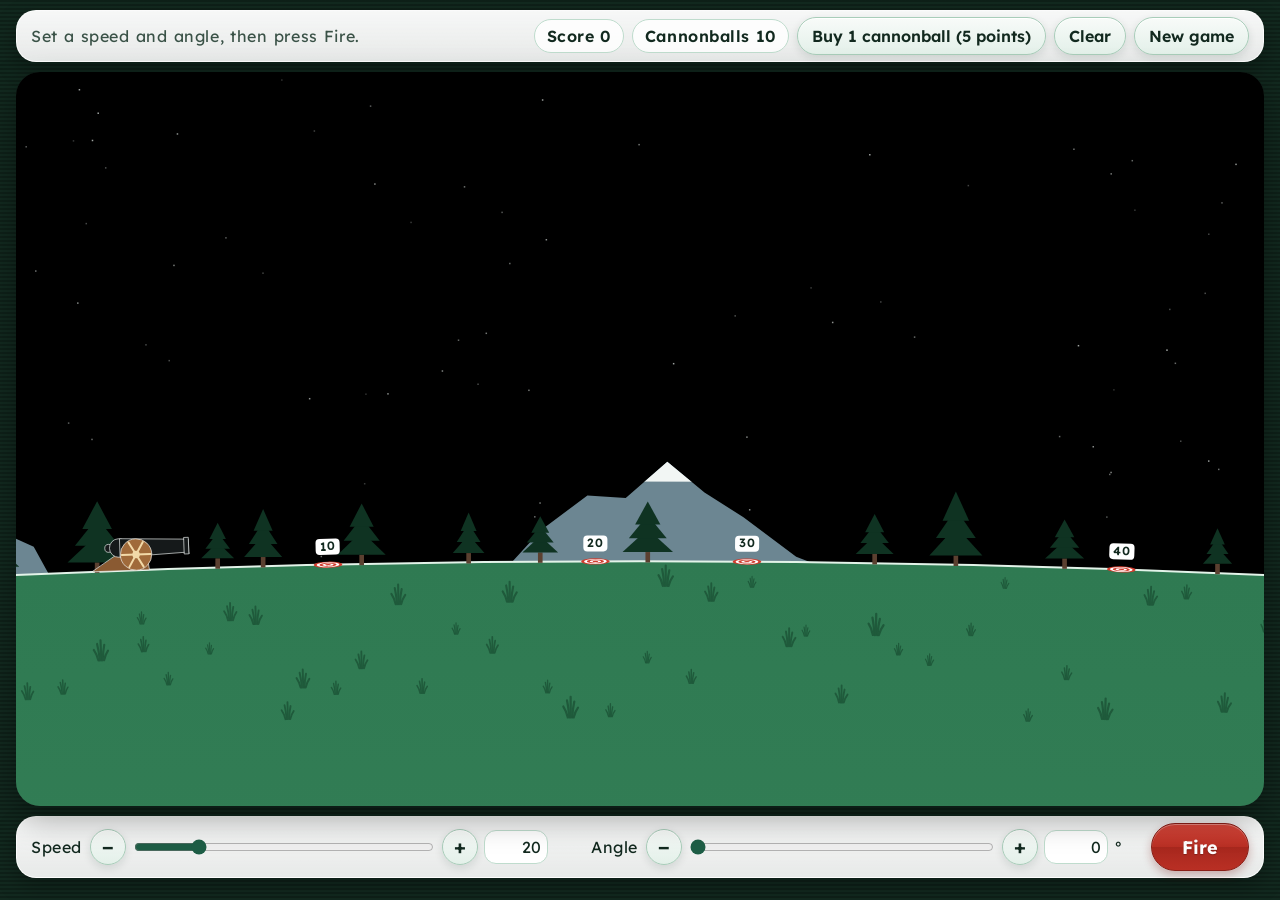
<file: parabolic-target-practice/index.html>
<!doctype html>
<html lang="en">
<head>
<meta charset="utf-8">
<meta name="viewport" content="width=device-width, initial-scale=1">
<title>Parabolic Target Practice</title>
<style>
.wrap{max-width:1400px;height:100vh;height:100dvh;margin:0 auto;padding:10px 16px 22px;display:flex;flex-direction:column;gap:10px}
canvas{display:block;width:100%;height:100%}
.stage-wrap{position:relative;flex:1 1 auto;min-height:220px}
.aero-bar.top,.aero-bar.controls{font-size:16px;padding:6px 14px;flex-wrap:nowrap;gap:8px}
.top .aero-muted{margin-right:auto;flex:0 1 auto;min-width:0;line-height:1.25}
.aero-bar button{min-height:38px;padding:5px 14px;white-space:nowrap}
.aero-bar .aero-chip{padding:4px 12px;white-space:nowrap}
.aim{flex:1 1 0;display:flex;align-items:center;gap:6px;min-width:0}
.aim label{margin-right:2px}
.aim input[type=range]{flex:1 1 auto;min-width:60px}
.aero-bar button.step{min-height:36px;width:36px;padding:0;font-size:20px;line-height:1}
.controls input[type=number]{min-height:34px;padding:3px 6px;width:calc(5ch + 14px);text-align:right;-moz-appearance:textfield;appearance:textfield}
.controls input[type=number]::-webkit-inner-spin-button,.controls input[type=number]::-webkit-outer-spin-button{-webkit-appearance:none;margin:0}
.unit{width:.8em}
.aim+.aim{margin-left:16px}
#fire{min-height:48px;padding:6px 30px;font-size:18px;margin-left:16px;color:#fff;border:1px solid #8a1f17;text-shadow:0 1px 1px rgba(0,0,0,.25);
  background:linear-gradient(180deg,#d9483b 0%,#b92f24 50%,#a8281e 51%,#b92f24 100%);box-shadow:inset 0 1px 0 rgba(255,255,255,.35),0 4px 10px rgba(120,20,15,.3)}
#fire:hover:not(:disabled){background:linear-gradient(180deg,#e45a4c 0%,#c5372b 50%,#b22e23 51%,#c5372b 100%)}
#fire:disabled{color:#5E7068;text-shadow:none;background:#D3DED8;border-color:#B3C4BB;box-shadow:none}
#msg[hidden]{display:none}
.popup{position:absolute;left:50%;top:38%;transform:translate(-50%,-50%);font-family:var(--aero-font-display);font-size:1.6rem;text-align:center;max-width:90%}
.popup[hidden]{display:none}
</style>
<link rel="stylesheet" href="aerolab.css">
</head>
<body>
<div class="wrap">
  <div class="aero-bar top">
    <span class="aero-muted">Set a speed and angle, then press Fire.</span>
    <span id="msg" class="aero-chip" hidden></span>
    <span class="aero-chip">Score <span id="score">0</span></span>
    <span class="aero-chip">Cannonballs <span id="left">10</span></span>
    <button id="buy">Buy 1 cannonball (5 points)</button>
    <button id="clear">Clear</button>
    <button id="newGame">New game</button>
  </div>
  <div class="aero-stage stage-wrap"><canvas id="c"></canvas><div id="popup" class="aero-panel popup" role="status" hidden></div></div>
  <div class="aero-bar controls">
    <div class="aim">
      <label for="speed">Speed</label>
      <button class="step" data-for="speed" data-d="-0.1" aria-label="Speed down 0.1">−</button>
      <input type="range" id="speed" min="0" max="100" step="0.1" value="20">
      <button class="step" data-for="speed" data-d="0.1" aria-label="Speed up 0.1">+</button>
      <input type="number" id="speedNum" min="0" max="100" step="0.1" value="20" aria-label="Speed value"><span class="unit"></span>
    </div>
    <div class="aim">
      <label for="angle">Angle</label>
      <button class="step" data-for="angle" data-d="-1" aria-label="Angle down 1 degree">−</button>
      <input type="range" id="angle" min="0" max="90" step="1" value="0">
      <button class="step" data-for="angle" data-d="1" aria-label="Angle up 1 degree">+</button>
      <input type="number" id="angleNum" min="0" max="90" step="1" value="0" aria-label="Angle in degrees"><span class="unit">°</span>
    </div>
    <button id="fire" class="aero-btn-primary">Fire</button>
  </div>
</div>
<script>
// Toy planet: not to scale. Units are arbitrary.
const R = 16000;             // planet radius
const GM = 56 * 56 * R;      // a ball skimming the surface orbits at a speed of about 56
const CS = 1.6;              // cannon drawing scale
const PIVOT = 16 * CS, BARREL = 34 * CS;
const TS = 1.3;              // target drawing scale
const TREE = 1.3;            // tree drawing scale
const TARGET_TOP = 28 * TS;  // target height
const HALF = 16;             // landing this close to a target (along the ground) hits it
const PYLON_H = 40;          // height of the bonus pylon; the ball hits it if it touches it (HALF either side, this high)
const RISE_DELAY = 300, RISE_TIME = 1200;   // ms: the pylon waits a moment, then rises out of the ground
const LOST = 3 * R;          // this far from the center, the ball is gone
const BALLS = 10, PRICE = 5;
const TAU = 2 * Math.PI;
// Targets: [points, distance along the ground ahead of the cannon]. The last one is behind the cannon, off screen at first.
const TARGET_DEFS = [[10, 210], [20, 510], [30, 680], [40, 1100], [1000, -320]];

// The view is rotated so the planet's peak sits midway between the cannon and the 40, so the ground out to the targets looks level.
const TILT = 560 / R;
const viewX = (x, y) => x * Math.cos(TILT) - y * Math.sin(TILT);
const viewY = (x, y) => x * Math.sin(TILT) + y * Math.cos(TILT);

const $ = id => document.getElementById(id);
const canvas = $('c'), ctx = canvas.getContext('2d');
const speed = $('speed'), speedNum = $('speedNum'), angle = $('angle'), angleNum = $('angleNum');
const msg = $('msg'), fireBtn = $('fire'), popup = $('popup');
speed.addEventListener('input', () => { speedNum.value = speed.value; });
speedNum.addEventListener('input', () => { speed.value = speedNum.value; });
angle.addEventListener('input', () => { angleNum.value = angle.value; });
angleNum.addEventListener('input', () => { angle.value = angleNum.value; });
document.querySelectorAll('button.step').forEach(b => b.addEventListener('click', () => {
  const range = $(b.dataset.for), num = $(b.dataset.for + 'Num');
  const d = parseFloat(b.dataset.d), lo = parseFloat(range.min), hi = parseFloat(range.max);
  const v = Math.max(lo, Math.min(hi, Math.round(((parseFloat(num.value) || 0) + d) * 10) / 10));
  num.value = range.value = v;
}));
function aimRadians() { return Math.max(0, Math.min(90, parseFloat(angleNum.value) || 0)) * Math.PI / 180; }

let W = 0, Hpx = 0, dpr = 1;
function resize() {
  dpr = window.devicePixelRatio || 1;
  W = canvas.clientWidth; Hpx = canvas.clientHeight;
  canvas.width = Math.round(W * dpr); canvas.height = Math.round(Hpx * dpr);
}
window.addEventListener('resize', resize); resize();
if (window.ResizeObserver) new ResizeObserver(resize).observe(canvas);

// ---------- scenery (decoration only; the ball passes in front of it) ----------
let seed = 7;
const rand = () => { seed = (seed * 16807) % 2147483647; return seed / 2147483647; };
const CIRC = TAU * R;
const keepClear = s => TARGET_DEFS.some(([, ts]) => Math.abs(((s - ts) % CIRC + CIRC + CIRC / 2) % CIRC - CIRC / 2) < 35) || Math.abs(s) < 60;
const mountains = [], trees = [], tufts = [], stars = [];
function makeMountain(s, w, h) {
  // a jagged ridge with one to three peaks, so no two mountains look alike
  const n = 6 + Math.floor(rand() * 4), peaks = 1 + Math.floor(rand() * 3), pts = [[-w / 2, 8]];
  const centers = Array.from({ length: peaks }, () => (rand() - 0.5) * w * 0.6);
  for (let i = 1; i < n; i++) {
    const x = -w / 2 + w * i / n + (rand() - 0.5) * w / n * 0.6;
    let e = 0; centers.forEach((c, j) => { e = Math.max(e, (j === 0 ? 1 : 0.55 + rand() * 0.3) * Math.max(0, 1 - Math.abs(x - c) / (w * 0.42))); });
    pts.push([x, -h * e * (0.8 + rand() * 0.25)]);
  }
  pts.push([w / 2, 8]);
  const top = Math.min(...pts.map(p => p[1]));
  return { s, pts, top, tone: rand() };
}
[[-870, 300, 95], [-200, 200, 55], [590, 360, 110], [1370, 240, 70]].forEach(([s, w, h]) => mountains.push(makeMountain(s, w, h)));
for (let s = 2600; s < CIRC - 2000; s += 2200 + rand() * 1500) mountains.push(makeMountain(s, 200 + rand() * 200, 50 + rand() * 60));
for (let s = 0; s < CIRC; s += 45 + rand() * 90) { if (!keepClear(s)) trees.push({ s, h: 30 + rand() * 26, w: 0.38 + rand() * 0.12 }); }
for (let s = 0; s < CIRC; s += 18 + rand() * 30) tufts.push({ s, depth: 25 + rand() * 150, size: 0.7 + rand() * 0.7 });
for (let i = 0; i < 110; i++) stars.push([rand(), rand(), rand() * 0.5 + 0.2]);

// ---------- game state ----------
let ball = null, oldTrails = [], targets = [], score = 0, left = BALLS, nextIdx = 0;
let revealed = false, busy = false, timers = [];

const SKY = 400;        // the opening view always shows at least this much height above the ground (room for the 45° shot to the 40)
function startBox() {   // opening view: ground fills the bottom third of the stage
  const x0 = revealed ? -1050 : -700, x1 = 700;
  const s = Math.min(W / (x1 - x0), (2 * Hpx / 3) / SKY), cx = (x0 + x1) / 2;
  return [cx - W / 2 / s, R - (Hpx / 3) / s, cx + W / 2 / s, R + (2 * Hpx / 3) / s];
}
function fit(box) {
  const bw = box[2] - box[0], bh = box[3] - box[1];
  return { x: (box[0] + box[2]) / 2, y: (box[1] + box[3]) / 2, s: Math.min(W / bw, Hpx / bh) };
}
let cam = fit(startBox());

function showMsg(text, warn) { msg.textContent = text; msg.hidden = false; msg.classList.toggle('aero-chip-warn', !!warn); }
function refresh() {
  $('score').textContent = score; $('left').textContent = left;
  fireBtn.disabled = busy || (ball && !ball.done) || left === 0 || nextIdx === targets.length;
}
function newGame() {
  timers.forEach(clearTimeout); timers = []; popup.hidden = true;
  targets = TARGET_DEFS.map(([pts, s], i) => ({ pts, s, phi: ((s / R) % TAU + TAU) % TAU, hit: false, hidden: i === TARGET_DEFS.length - 1, rise: 0, riseAt: 0 }));
  score = 0; left = BALLS; nextIdx = 0; ball = null; oldTrails = []; msg.hidden = true;
  revealed = false; busy = false; cam = fit(startBox()); refresh();
}
function later(ms, fn) { timers.push(setTimeout(fn, ms)); }
function showPopup(text, ms, then) { popup.textContent = text; popup.hidden = false; later(ms, () => { popup.hidden = true; if (then) then(); }); }
function surprise() {   // after the 40-point target
  busy = true; refresh();
  showPopup('Congratulations! You hit all the targets!', 2000, () => {
    revealed = true; const pylon = targets[targets.length - 1]; pylon.hidden = false; pylon.riseAt = performance.now() + RISE_DELAY;
    if (ball) ball.box = null;   // let the camera pull back to the opening view, now wider
    later(1600, () => showPopup('Oh wait, no you didn’t.', 2000, () => { busy = false; refresh(); }));
  });
}

function fire() {
  if (fireBtn.disabled) return;
  if (ball && ball.trail.length > 1) oldTrails.push(ball.trail);
  if (oldTrails.length > 8) oldTrails.shift();
  const v = Math.max(0, Math.min(100, parseFloat(speedNum.value) || 0));
  const a = aimRadians();
  const x0 = BARREL * Math.cos(a), y0 = R + PIVOT + BARREL * Math.sin(a);   // muzzle tip
  const start = Math.atan2(y0, x0);
  ball = { x: x0, y: y0, vx: v * Math.cos(a), vy: v * Math.sin(a), done: false, prevAngle: start,
           around: Math.PI / 2 - start,   // clockwise angle from the cannon, unwrapped
           trail: [[x0, y0]], box: [viewX(x0, y0), viewY(x0, y0), viewX(x0, y0), viewY(x0, y0)] };
  left--; msg.hidden = true; cam = fit(startBox()); refresh();
}
function endShot(text, warn) {
  ball.done = true;
  if (nextIdx === targets.length) text = 'All targets hit!';
  else if (left === 0) text += ' · Out of cannonballs';
  showMsg(text, warn); refresh();
}
function strike(t) {
  const i = targets.indexOf(t);
  if (i === nextIdx) {
    t.hit = true; nextIdx++; score += t.pts; endShot('+' + t.pts);
    if (i === targets.length - 2) surprise();
  } else endShot('Out of order', true);
}
fireBtn.addEventListener('click', fire);
$('buy').addEventListener('click', () => { score -= PRICE; left++; if (!busy && (!ball || ball.done) && nextIdx < targets.length) msg.hidden = true; refresh(); });
$('clear').addEventListener('click', () => { oldTrails = []; if (ball) ball.trail = [[ball.x, ball.y]]; });
$('newGame').addEventListener('click', newGame);

function accel(x, y) { const r = Math.hypot(x, y), k = -GM / (r * r * r); return [k * x, k * y]; }
function rk4(b, h) {
  const f = (x, y, vx, vy) => { const a = accel(x, y); return [vx, vy, a[0], a[1]]; };
  const k1 = f(b.x, b.y, b.vx, b.vy);
  const k2 = f(b.x + k1[0] * h / 2, b.y + k1[1] * h / 2, b.vx + k1[2] * h / 2, b.vy + k1[3] * h / 2);
  const k3 = f(b.x + k2[0] * h / 2, b.y + k2[1] * h / 2, b.vx + k2[2] * h / 2, b.vy + k2[3] * h / 2);
  const k4 = f(b.x + k3[0] * h, b.y + k3[1] * h, b.vx + k3[2] * h, b.vy + k3[3] * h);
  b.x += h / 6 * (k1[0] + 2 * k2[0] + 2 * k3[0] + k4[0]);
  b.y += h / 6 * (k1[1] + 2 * k2[1] + 2 * k3[1] + k4[1]);
  b.vx += h / 6 * (k1[2] + 2 * k2[2] + 2 * k3[2] + k4[2]);
  b.vy += h / 6 * (k1[3] + 2 * k2[3] + 2 * k3[3] + k4[3]);
}

function update(realDt) {
  if (!ball || ball.done) return;
  const viewSize = Math.max(W, Hpx) / cam.s;
  let simTime = Math.min(realDt, 0.05) * viewSize / 60;   // faster when zoomed out
  const h = 0.04;
  const live = targets.filter(t => !t.hit && !t.hidden);
  while (simTime > 0 && !ball.done) {
    const step = Math.min(h, simTime); simTime -= step;
    rk4(ball, step);
    const ang = Math.atan2(ball.y, ball.x);
    let d = ang - ball.prevAngle;
    if (d > Math.PI) d -= TAU; if (d < -Math.PI) d += TAU;
    const before = ball.around;
    ball.around -= d; ball.prevAngle = ang;
    const lo = Math.min(before, ball.around), hi = Math.max(before, ball.around);
    const alt = Math.hypot(ball.x, ball.y) - R;
    const here = ((ball.around % TAU) + TAU) % TAU;
    const gap = t => Math.min(Math.abs(here - t.phi), TAU - Math.abs(here - t.phi)) * R;   // ground distance to a target
    // The bonus pylon stands up from the ground, so a ball sailing past it sideways (or landing on it) touches it.
    const pylon = live.find(t => t.pts === 1000);
    if (pylon && alt <= PYLON_H * pylon.rise && gap(pylon) <= HALF) { strike(pylon); break; }
    if (alt <= 0) {
      const t = live.find(t => gap(t) <= HALF);
      if (t) strike(t); else endShot('Landed');
      break;
    }
    if (Math.abs(ball.around) > 3 * TAU) { endShot('In orbit'); break; }
    if (alt + R > LOST) { endShot('Lost in space', true); break; }
    if (!revealed) {   // until the bonus target appears, the view is fixed and the ball stops at the screen edge
      const sx = X(ball.x, ball.y), sy = Y(ball.x, ball.y);
      if (sx < 0 || sx > W || sy < 0 || sy > Hpx) { endShot('Off screen'); break; }
    }
  }
  const last = ball.trail[ball.trail.length - 1];
  if (Math.hypot(ball.x - last[0], ball.y - last[1]) * cam.s > 2) ball.trail.push([ball.x, ball.y]);
  if (ball.box) {
    const b = ball.box, vx = viewX(ball.x, ball.y), vy = viewY(ball.x, ball.y);
    b[0] = Math.min(b[0], vx); b[1] = Math.min(b[1], vy);
    b[2] = Math.max(b[2], vx); b[3] = Math.max(b[3], vy);
  }
}

function updateCamera() {
  let box = startBox();
  if (ball && ball.box && revealed) {
    const b = ball.box, pad = 0.12 * Math.max(b[2] - b[0], b[3] - b[1]);
    box = [Math.min(box[0], b[0] - pad), Math.min(box[1], b[1] - pad),
           Math.max(box[2], b[2] + pad), Math.max(box[3], b[3] + pad)];
  }
  const t = fit(box), k = 0.07;
  cam.x += (t.x - cam.x) * k; cam.y += (t.y - cam.y) * k;
  cam.s *= Math.pow(t.s / cam.s, k);
}
const X = (x, y) => W / 2 + (viewX(x, y) - cam.x) * cam.s;
const Y = (x, y) => Hpx / 2 - (viewY(x, y) - cam.y) * cam.s;

// Move the drawing origin to a spot on the ground `s` ahead of the cannon (and `depth` below the surface), "up" pointing outward.
function atGround(s, depth, scale) {
  const th = Math.PI / 2 - s / R, r = R - (depth || 0), x = r * Math.cos(th), y = r * Math.sin(th);
  const sx = X(x, y), sy = Y(x, y);
  ctx.translate(sx, sy); ctx.rotate(-(th - Math.PI / 2) - TILT); ctx.scale(scale, scale);
  return [sx, sy];
}
const onScreen = (s, depth, pad) => {
  const th = Math.PI / 2 - s / R, r = R - (depth || 0), sx = X(r * Math.cos(th), r * Math.sin(th)), sy = Y(r * Math.cos(th), r * Math.sin(th));
  return sx > -pad && sx < W + pad && sy > -pad && sy < Hpx + pad;
};

function drawMountains() {
  const s0 = cam.s;
  if (s0 * 60 < 2) return;
  mountains.forEach(m => {
    if (!onScreen(m.s, 0, 450 * s0)) return;
    ctx.save(); atGround(m.s, 0, s0);
    ctx.beginPath(); m.pts.forEach(([x, y]) => ctx.lineTo(x, y)); ctx.closePath();
    ctx.fillStyle = m.tone > 0.5 ? '#7E97A3' : '#6C8692'; ctx.fill();
    if (m.top < -70) {   // snow on the taller peaks
      ctx.clip(); ctx.fillStyle = '#F2F6F4'; ctx.fillRect(-1000, m.top - 10, 2000, (-m.top) * 0.2 + 10);
    }
    ctx.restore();
  });
}
function drawTrees() {
  const s0 = cam.s;
  if (s0 * 40 < 3) return;
  trees.forEach(t => {
    if (!onScreen(t.s, 0, 80 * s0)) return;
    // Trees stand straight up on the screen instead of leaning with the curve, so the ground looks flat.
    const th = Math.PI / 2 - t.s / R;
    ctx.save(); ctx.translate(X(R * Math.cos(th), R * Math.sin(th)), Y(R * Math.cos(th), R * Math.sin(th))); ctx.scale(s0 * TREE, s0 * TREE);
    ctx.fillStyle = '#5b4030'; ctx.fillRect(-2, -8, 4, 9);
    ctx.fillStyle = '#0F3322';
    for (let i = 0; i < 3; i++) {
      const y = -8 - i * t.h * 0.27, w = t.h * t.w * (1 - i * 0.25);
      ctx.beginPath(); ctx.moveTo(-w, y); ctx.lineTo(0, y - t.h * 0.45); ctx.lineTo(w, y); ctx.fill();
    }
    ctx.restore();
  });
}
function drawTufts() {
  const s0 = cam.s;
  if (s0 < 0.35) return;
  ctx.strokeStyle = '#1F5A3B'; ctx.lineCap = 'round';
  tufts.forEach(t => {
    if (!onScreen(t.s, t.depth, 40)) return;
    ctx.save(); atGround(t.s, t.depth, s0 * t.size);
    ctx.lineWidth = 1.8;
    [[-6, -9], [-3, -14], [0, -17], [3, -13], [6, -8]].forEach(([dx, dy]) => {
      ctx.beginPath(); ctx.moveTo(dx * 0.4, 0); ctx.quadraticCurveTo(dx * 0.6, dy * 0.6, dx, dy); ctx.stroke(); });
    ctx.restore();
  });
}

function drawCannon(k) {
  const P = 16, B = 34;   // drawn at CS times this size; matches PIVOT and BARREL
  ctx.save();
  ctx.translate(X(0, R), Y(0, R));
  ctx.rotate(-TILT);
  ctx.scale(k * CS, k * CS);
  ctx.lineJoin = 'round'; ctx.strokeStyle = '#F2F6F4'; ctx.lineWidth = 0.45;
  ctx.fillStyle = '#8A5A32';
  ctx.beginPath(); ctx.moveTo(-34, 0); ctx.lineTo(6, 0); ctx.lineTo(4, -P); ctx.lineTo(-6, -P - 2); ctx.closePath(); ctx.fill(); ctx.stroke();
  ctx.save();
  ctx.translate(0, -P);
  ctx.rotate(-aimRadians());
  ctx.fillStyle = '#15191A';
  ctx.beginPath(); ctx.arc(-22, 0, 2.8, 0, 7); ctx.fill(); ctx.stroke();
  ctx.beginPath(); ctx.arc(-15, 0, 6.5, 0, 7); ctx.fill(); ctx.stroke();
  ctx.beginPath(); ctx.moveTo(-14, -6.5); ctx.lineTo(B, -4.5); ctx.lineTo(B, 4.5); ctx.lineTo(-14, 6.5); ctx.closePath(); ctx.fill(); ctx.stroke();
  ctx.fillRect(B - 3, -5.8, 3, 11.6); ctx.strokeRect(B - 3, -5.8, 3, 11.6);
  ctx.restore();
  ctx.fillStyle = '#A06A3A';
  ctx.beginPath(); ctx.arc(-3, -11, 11, 0, 7); ctx.fill(); ctx.stroke();
  ctx.strokeStyle = '#F2D9A8'; ctx.lineWidth = 1.4;
  for (let i = 0; i < 6; i++) { const t = i * Math.PI / 3; ctx.beginPath(); ctx.moveTo(-3, -11); ctx.lineTo(-3 + 10 * Math.cos(t), -11 + 10 * Math.sin(t)); ctx.stroke(); }
  ctx.fillStyle = '#F2D9A8'; ctx.beginPath(); ctx.arc(-3, -11, 2.6, 0, 7); ctx.fill();
  ctx.restore();
}
function drawPylon(t) {
  // Red-and-white striped post that rises out of the ground; the part below the ground line is clipped away.
  const hw = Math.max(HALF * cam.s, 5), full = Math.max(PYLON_H * cam.s, 14), up = full * t.rise;
  ctx.save();
  atGround(t.s, 0, 1);
  ctx.globalAlpha = t.hit ? 0.35 : 1;
  ctx.beginPath(); ctx.rect(-2000, -4000, 4000, 4000); ctx.clip();   // everything above the ground line
  const bands = 5, bh = full / bands;
  for (let i = 0; i < bands; i++) {
    ctx.fillStyle = i % 2 === 0 ? '#d23c2e' : '#ffffff';
    ctx.fillRect(-hw, -full + i * bh + (full - up), hw * 2, bh + 0.5);
  }
  ctx.strokeStyle = '#F2F6F4'; ctx.lineWidth = 1; ctx.strokeRect(-hw, -up, hw * 2, up);
  ctx.restore();
  if (!t.hit && t.rise > 0.02) {   // points tag above the post, riding up with it
    ctx.save(); atGround(t.s, 0, 1);
    const label = String(t.pts);
    ctx.font = '600 12px Lexend, system-ui, sans-serif';
    const tw = ctx.measureText(label).width + 8, ty = -up - 24;
    ctx.fillStyle = '#ffffff'; ctx.beginPath(); ctx.roundRect(-tw / 2, ty, tw, 16, 4); ctx.fill();
    ctx.fillStyle = '#12291F'; ctx.textAlign = 'center'; ctx.textBaseline = 'middle'; ctx.fillText(label, 0, ty + 8);
    ctx.restore();
  }
}
function drawTarget(t, k) {
  if (t.hidden) return;
  if (t.pts === 1000) { drawPylon(t); return; }
  ctx.save();
  atGround(t.s, 0, 1);
  const sc = Math.max(cam.s, 0.6 * k / Math.max(k, 1e-9));
  const w = HALF * cam.s, hgt = Math.max(2.5, 3.5 * k);   // flat mark, as wide as the landing zone
  ctx.globalAlpha = t.hit ? 0.35 : 1;
  const rings = ['#d23c2e', '#ffffff', '#d23c2e', '#ffffff', '#d23c2e'];
  rings.forEach((c, i) => { const f = 1 - i * 0.2; ctx.fillStyle = c; ctx.beginPath(); ctx.ellipse(0, 0, Math.max(w, 6) * f, hgt * f, 0, 0, 7); ctx.fill(); });
  if (!t.hit) {   // points tag above the mark
    const label = String(t.pts);
    ctx.font = '600 12px Lexend, system-ui, sans-serif';
    const tw = ctx.measureText(label).width + 8;
    ctx.fillStyle = '#ffffff'; ctx.beginPath(); ctx.roundRect(-tw / 2, -26, tw, 16, 4); ctx.fill();
    ctx.fillStyle = '#12291F'; ctx.textAlign = 'center'; ctx.textBaseline = 'middle'; ctx.fillText(label, 0, -18);
  }
  ctx.restore();
}

function draw() {
  ctx.setTransform(dpr, 0, 0, dpr, 0, 0);
  ctx.fillStyle = '#000000'; ctx.fillRect(0, 0, W, Hpx);
  stars.forEach(s => { ctx.fillStyle = 'rgba(238,245,241,' + s[2] + ')'; ctx.fillRect(s[0] * W, s[1] * Hpx, 1.5, 1.5); });
  drawMountains();
  const ex = X(0, 0), ey = Y(0, 0), er = R * cam.s;
  const g = ctx.createRadialGradient(ex - er * .35, ey - er * .35, er * .1, ex, ey, er);
  g.addColorStop(0, '#7CC49A'); g.addColorStop(1, '#2F7A52');
  ctx.fillStyle = g; ctx.beginPath(); ctx.arc(ex, ey, er, 0, 7); ctx.fill();
  ctx.strokeStyle = '#E3F3E9'; ctx.lineWidth = 2; ctx.stroke();
  drawTrees();

  const k = Math.max(cam.s, 0.6);
  targets.forEach(t => drawTarget(t, k));
  ctx.lineWidth = 2; ctx.lineJoin = 'round';
  ctx.strokeStyle = 'rgba(224,180,60,.35)';
  oldTrails.forEach(t => { ctx.beginPath(); t.forEach(p => ctx.lineTo(X(p[0], p[1]), Y(p[0], p[1]))); ctx.stroke(); });
  if (ball) {
    ctx.strokeStyle = '#E0B43C'; ctx.lineWidth = 2.5; ctx.beginPath();
    ball.trail.forEach(p => ctx.lineTo(X(p[0], p[1]), Y(p[0], p[1]))); ctx.lineTo(X(ball.x, ball.y), Y(ball.x, ball.y)); ctx.stroke();
  }
  drawCannon(k);
  if (ball) { ctx.fillStyle = '#ffffff'; ctx.beginPath(); ctx.arc(X(ball.x, ball.y), Y(ball.x, ball.y), Math.max(3.5, 4 * k), 0, 7); ctx.fill(); }
  drawTufts();
}

newGame();
let lastTime = performance.now();
function loop(now) {
  const dt = (now - lastTime) / 1000; lastTime = now;
  const pylon = targets[targets.length - 1];
  if (pylon && !pylon.hidden && pylon.rise < 1) {   // ease-out rise
    const f = Math.max(0, Math.min(1, (performance.now() - pylon.riseAt) / RISE_TIME));
    pylon.rise = 1 - Math.pow(1 - f, 3);
  }
  update(dt); updateCamera(); draw();
  requestAnimationFrame(loop);
}
requestAnimationFrame(loop);
</script>
</body>
</html>
</file>
<file: parabolic-target-practice/aerolab.css>
@import url("https://fonts.googleapis.com/css2?family=Lexend:wght@400;500;600;700&family=Varela+Round&display=swap");

/* =====================================================================
   AeroLab theme v1 (Emerald on Deep Forest)
   A shared look for online science simulations.

   HOW TO USE
   1. Put this file next to your app's index.html.
   2. In the <head> of index.html, after any other stylesheets, add:
        <link rel="stylesheet" href="aerolab.css">
   3. Plain HTML (buttons, inputs, headings, tables) picks up the look
      automatically. For panels and button types, use these classes:
        .aero-panel        frosted white panel (cards, sidebars, dialogs)
        .aero-bar          slimmer frosted panel (toolbars, control rows)
        .aero-stage        dark area for a video or simulation canvas
        .aero-btn-primary  emerald gel button (main action: Launch, Play, Next)
        .aero-btn          light mint gel button (everything else; the default)
        .aero-chip         small readout pill (t = 1.82 s)
        .aero-chip-warn    gold warning chip
        .aero-muted        secondary text
        .aero-data         numbers / code (monospace, no extra spacing)
      Buttons with class="primary" or aria-pressed="true" also get the
      emerald style.

   PROMPT FOR YOUR BUILD TOOL (paste with this file attached):
     "Apply the attached aerolab.css theme to this app. Link it in the
      head after the existing styles. Remove or override any colors,
      fonts, border radii and button styles that conflict with it, so
      the app uses only the theme's tokens. Put every card, sidebar and
      dialog in .aero-panel, toolbars in .aero-bar, and the simulation
      canvas or video in .aero-stage. Use .aero-btn-primary for the one
      main action in each area and plain buttons for the rest. Don't put
      text directly on the dark background; it belongs inside a panel or
      bar. Keep text 18px or larger, with no italics, all-caps or
      justified text. Keep colors that carry meaning in the simulation
      (data series, vectors, markers) as they are."
   ===================================================================== */

:root {
  /* palette */
  --aero-forest: #12291F;      /* page background, all body text */
  --aero-emerald: #1E5E46;     /* primary actions, icons, links */
  --aero-emerald-dark: #12432F;
  --aero-jade: #5FA084;        /* fills, slider tracks, data series */
  --aero-mint: #D2E8DD;        /* soft surfaces, highlights, selected rows */
  --aero-gold: #E0B43C;        /* accent, vectors, warnings */
  --aero-mist: #EEF5F1;        /* sim stage on light, panel tint */
  --aero-muted: #3A5247;       /* secondary text on white */
  --aero-line: #BFDCCD;        /* borders, table rules */
  --aero-stage: #0B1C15;       /* behind videos / dark canvases */

  /* type */
  --aero-font-display: "Varela Round", "Lexend", sans-serif;
  --aero-font-body: "Lexend", system-ui, sans-serif;
  --aero-font-data: ui-monospace, "SFMono-Regular", Consolas, monospace;

  /* shape */
  --aero-radius: 24px;
  --aero-radius-sm: 12px;
  --aero-shadow: 0 12px 32px rgba(0, 0, 0, .35), inset 0 1px 0 #FFFFFF;
  --aero-focus: 0 0 0 3px #FFFFFF, 0 0 0 6px #12291F;

  color-scheme: light;
}

/* ---------- page ---------- */
*, *::before, *::after { box-sizing: border-box; }
html { font-size: 17px; }
body {
  margin: 0;
  color: var(--aero-forest);
  font-family: var(--aero-font-body);
  font-size: 18px;
  line-height: 1.5;
  letter-spacing: .03em;
  word-spacing: .1em;
  background:
    repeating-linear-gradient(180deg, rgba(0, 0, 0, .22) 0px, rgba(0, 0, 0, .22) 2px, transparent 2px, transparent 4px),
    var(--aero-forest);
  background-attachment: fixed;
}

h1, h2 { font-family: var(--aero-font-display); font-weight: 400; letter-spacing: .02em; text-transform: none; margin: 0 0 .4em; }
h1 { font-size: 2rem; }
h2 { font-size: 1.4rem; }
h3 { font-size: 1.1rem; font-weight: 600; margin: 0 0 .3em; }
p { margin: 0 0 .8em; }
a { color: var(--aero-emerald); }
a:hover { color: var(--aero-forest); }
em, i { font-style: normal; font-weight: 600; } /* no italics, for readability */

.aero-muted { color: var(--aero-muted); }
.aero-data, code, pre, table, output, input[type=number] {
  font-family: var(--aero-font-data);
  font-variant-numeric: tabular-nums;
  letter-spacing: 0;
  word-spacing: 0;
}

/* ---------- surfaces ---------- */
.aero-panel, dialog {
  background: linear-gradient(180deg, rgba(255, 255, 255, .97) 0%, rgba(255, 255, 255, .9) 100%);
  border: 1px solid rgba(255, 255, 255, .85);
  border-radius: var(--aero-radius);
  box-shadow: var(--aero-shadow);
  padding: 20px 24px;
  color: var(--aero-forest);
}
.aero-bar {
  background: linear-gradient(180deg, rgba(255, 255, 255, .97) 0%, rgba(255, 255, 255, .9) 100%);
  border: 1px solid rgba(255, 255, 255, .85);
  border-radius: 20px;
  box-shadow: 0 8px 22px rgba(0, 0, 0, .3);
  padding: 10px 16px;
  display: flex; flex-wrap: wrap; align-items: center; gap: 10px 14px;
}
.aero-stage {
  background: var(--aero-stage);
  border-radius: var(--aero-radius);
  box-shadow: inset 0 0 0 1px rgba(255, 255, 255, .08), 0 12px 32px rgba(0, 0, 0, .35);
  overflow: hidden;
}

/* ---------- buttons: light mint gel (default) ---------- */
button, .aero-btn {
  font: inherit;
  font-weight: 600;
  min-height: 44px;
  padding: 8px 20px;
  border-radius: 999px;
  border: 1px solid #A8CDB9;
  color: var(--aero-forest);
  background: linear-gradient(180deg, #F8FBF9 0%, #E3F0E9 100%);
  box-shadow: inset 0 1px 0 #FFFFFF, 0 3px 8px rgba(18, 41, 31, .12);
  cursor: pointer;
  transition: background 120ms ease, box-shadow 120ms ease;
}
button:hover:not(:disabled), .aero-btn:hover:not(:disabled) {
  border-color: #7FB59A;
  background: linear-gradient(180deg, #FFFFFF 0%, #EAF5EF 100%);
  box-shadow: inset 0 1px 0 #FFFFFF, 0 5px 12px rgba(18, 41, 31, .18);
}
button:active:not(:disabled), .aero-btn:active:not(:disabled) {
  border-color: #8FBFA6;
  background: #E0EEE6;
  box-shadow: inset 0 1px 2px rgba(18, 41, 31, .14), 0 2px 5px rgba(18, 41, 31, .1);
}

/* ---------- buttons: emerald gel (primary) ---------- */
.aero-btn-primary, button.primary, button[aria-pressed="true"] {
  color: #FFFFFF;
  font-weight: 700;
  border: 1px solid var(--aero-emerald-dark);
  text-shadow: 0 1px 1px rgba(0, 0, 0, .25);
  background: linear-gradient(180deg, #2E7357 0%, #1E5E46 50%, #19533E 51%, #1E5E46 100%);
  box-shadow: inset 0 1px 0 rgba(255, 255, 255, .35), 0 4px 10px rgba(18, 67, 47, .3);
}
.aero-btn-primary:hover:not(:disabled), button.primary:hover:not(:disabled), button[aria-pressed="true"]:hover:not(:disabled) {
  border-color: var(--aero-emerald-dark);
  background: linear-gradient(180deg, #3A8264 0%, #26694F 50%, #1F5D46 51%, #26694F 100%);
  box-shadow: inset 0 1px 0 rgba(255, 255, 255, .45), 0 6px 14px rgba(18, 67, 47, .38);
}
.aero-btn-primary:active:not(:disabled), button.primary:active:not(:disabled), button[aria-pressed="true"]:active:not(:disabled) {
  background: linear-gradient(180deg, #1C5842 0%, #1E5E46 100%);
  box-shadow: inset 0 1px 3px rgba(0, 0, 0, .25), 0 2px 5px rgba(18, 67, 47, .25);
}

/* ---------- disabled ---------- */
button:disabled, .aero-btn:disabled, .aero-btn-primary:disabled {
  cursor: not-allowed;
  opacity: 1;
  color: #5E7068;
  text-shadow: none;
  background: #D3DED8;
  border-color: #B3C4BB;
  box-shadow: none;
}

/* ---------- keyboard focus ---------- */
button:focus-visible, a:focus-visible, select:focus-visible, input:focus-visible,
textarea:focus-visible, summary:focus-visible, [tabindex]:focus-visible {
  outline: none;
  box-shadow: var(--aero-focus) !important;
  border-radius: 999px;
}
input:focus-visible, select:focus-visible, textarea:focus-visible { border-radius: var(--aero-radius-sm); }

/* ---------- form controls ---------- */
select, input[type=text], input[type=number], textarea {
  font: inherit;
  color: var(--aero-forest);
  background: #FFFFFF;
  border: 1px solid var(--aero-line);
  border-radius: var(--aero-radius-sm);
  min-height: 40px;
  padding: 6px 10px;
}
input[type=range], input[type=checkbox], input[type=radio], progress { accent-color: var(--aero-emerald); }
input[type=checkbox], input[type=radio] { width: 20px; height: 20px; }
label { cursor: pointer; }

/* ---------- chips & readouts ---------- */
.aero-chip {
  display: inline-flex; align-items: center; gap: 6px;
  padding: 6px 14px;
  border-radius: 18px;
  background: rgba(255, 255, 255, .85);
  border: 1px solid var(--aero-line);
  font-weight: 600;
  font-variant-numeric: tabular-nums;
}
.aero-chip-warn { background: #F8EDCB; border-color: var(--aero-gold); }

/* ---------- tables ---------- */
table { width: 100%; border-collapse: collapse; font-size: .9rem; }
th { text-align: right; font-weight: 600; color: var(--aero-muted); padding: 6px 10px; border-bottom: 1px solid var(--aero-line); background: #FFFFFF; }
td { text-align: right; padding: 5px 10px; border-bottom: 1px solid var(--aero-line); }
tbody tr:hover td, tr.current td { background: var(--aero-mint); }

/* ---------- details / explainers ---------- */
details { border-top: 1px solid var(--aero-line); padding-top: 10px; }
summary { cursor: pointer; font-weight: 600; color: var(--aero-emerald); }

/* ---------- motion ---------- */
@media (prefers-reduced-motion: reduce) {
  * { transition: none !important; animation: none !important; }
}
</file>
